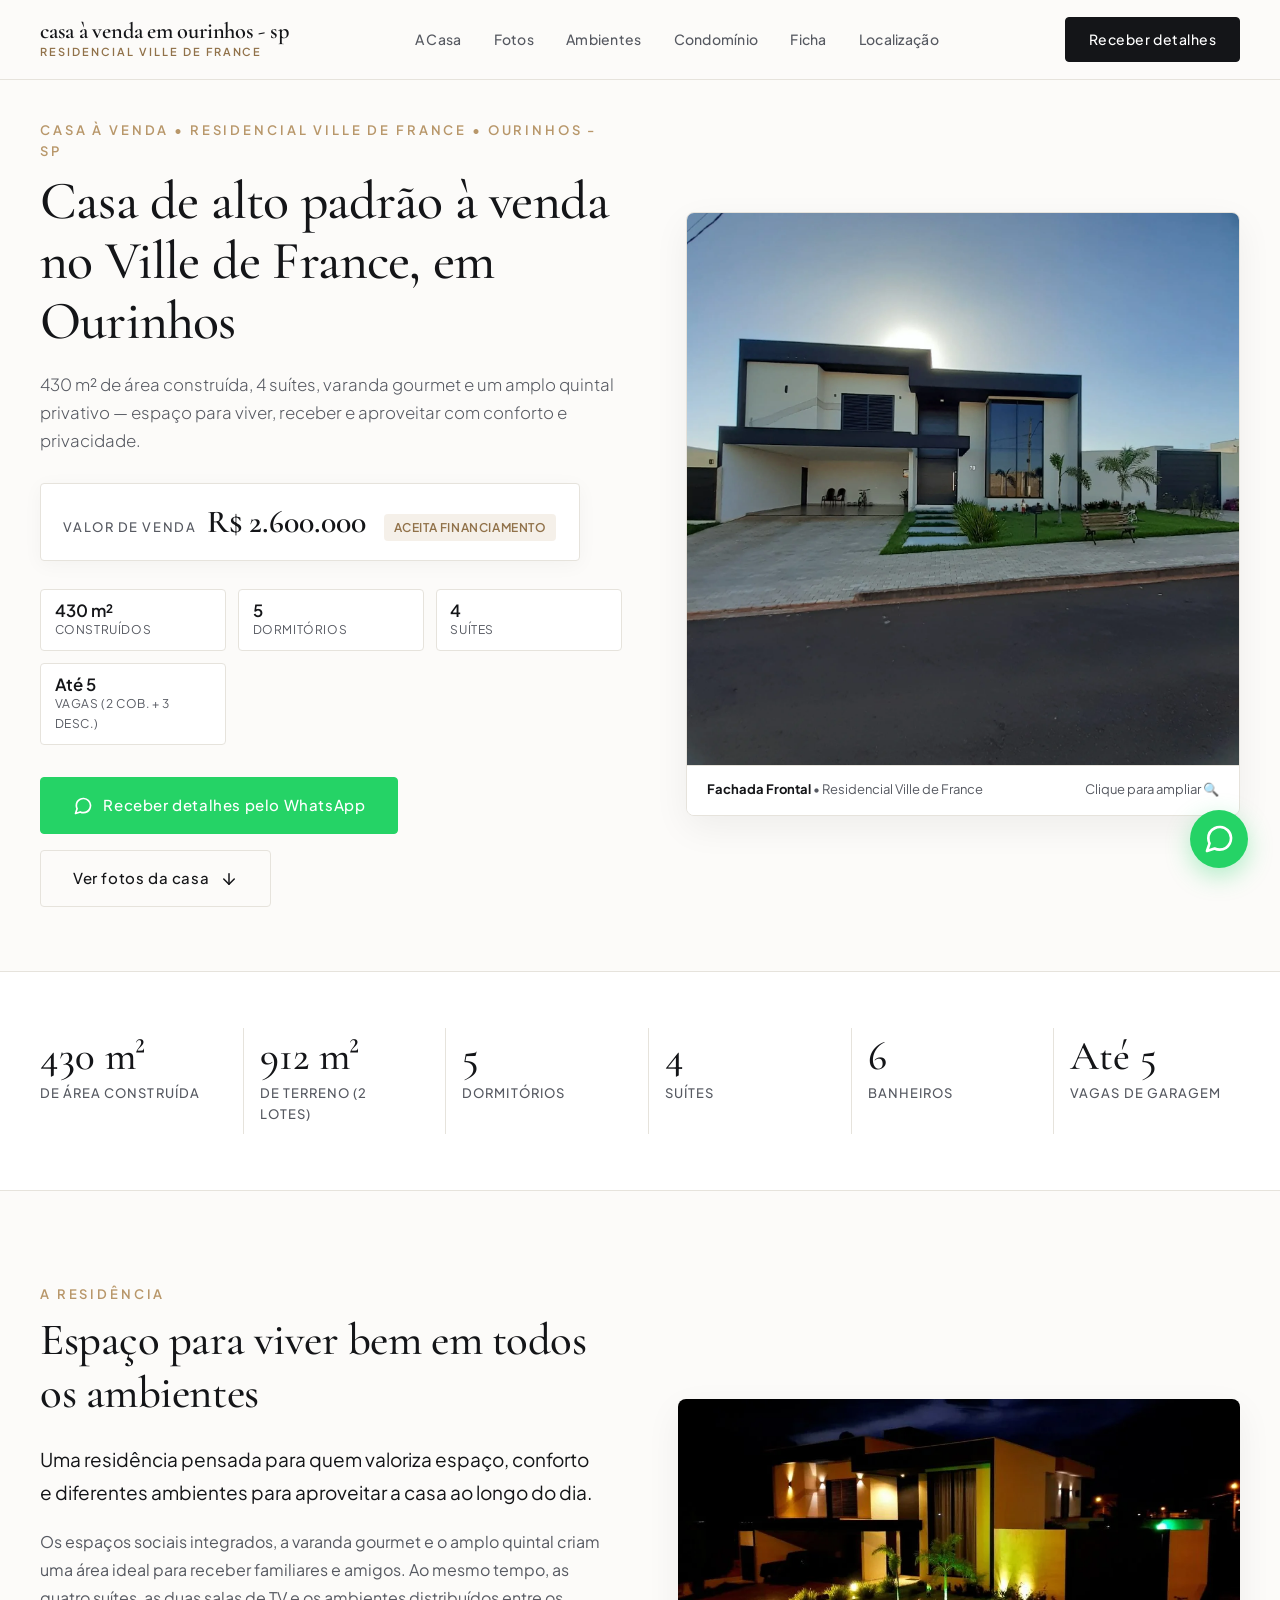
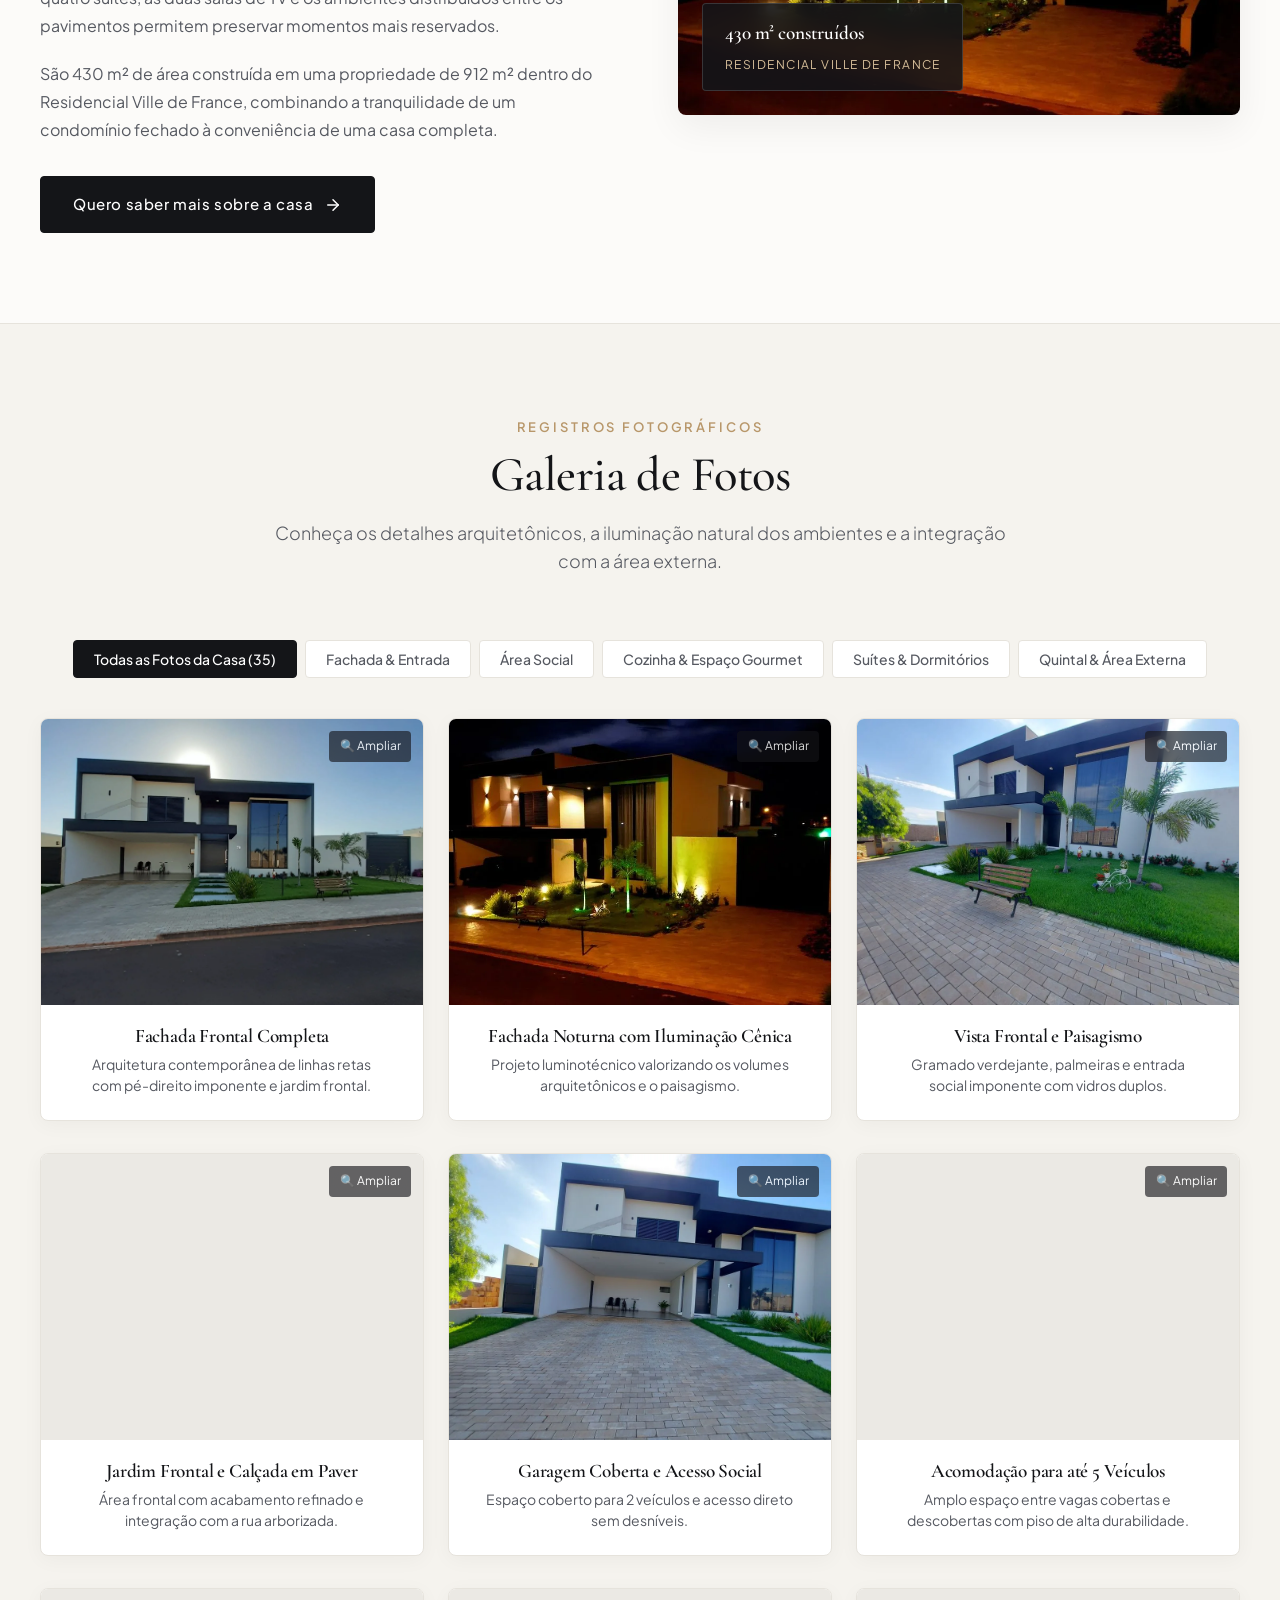
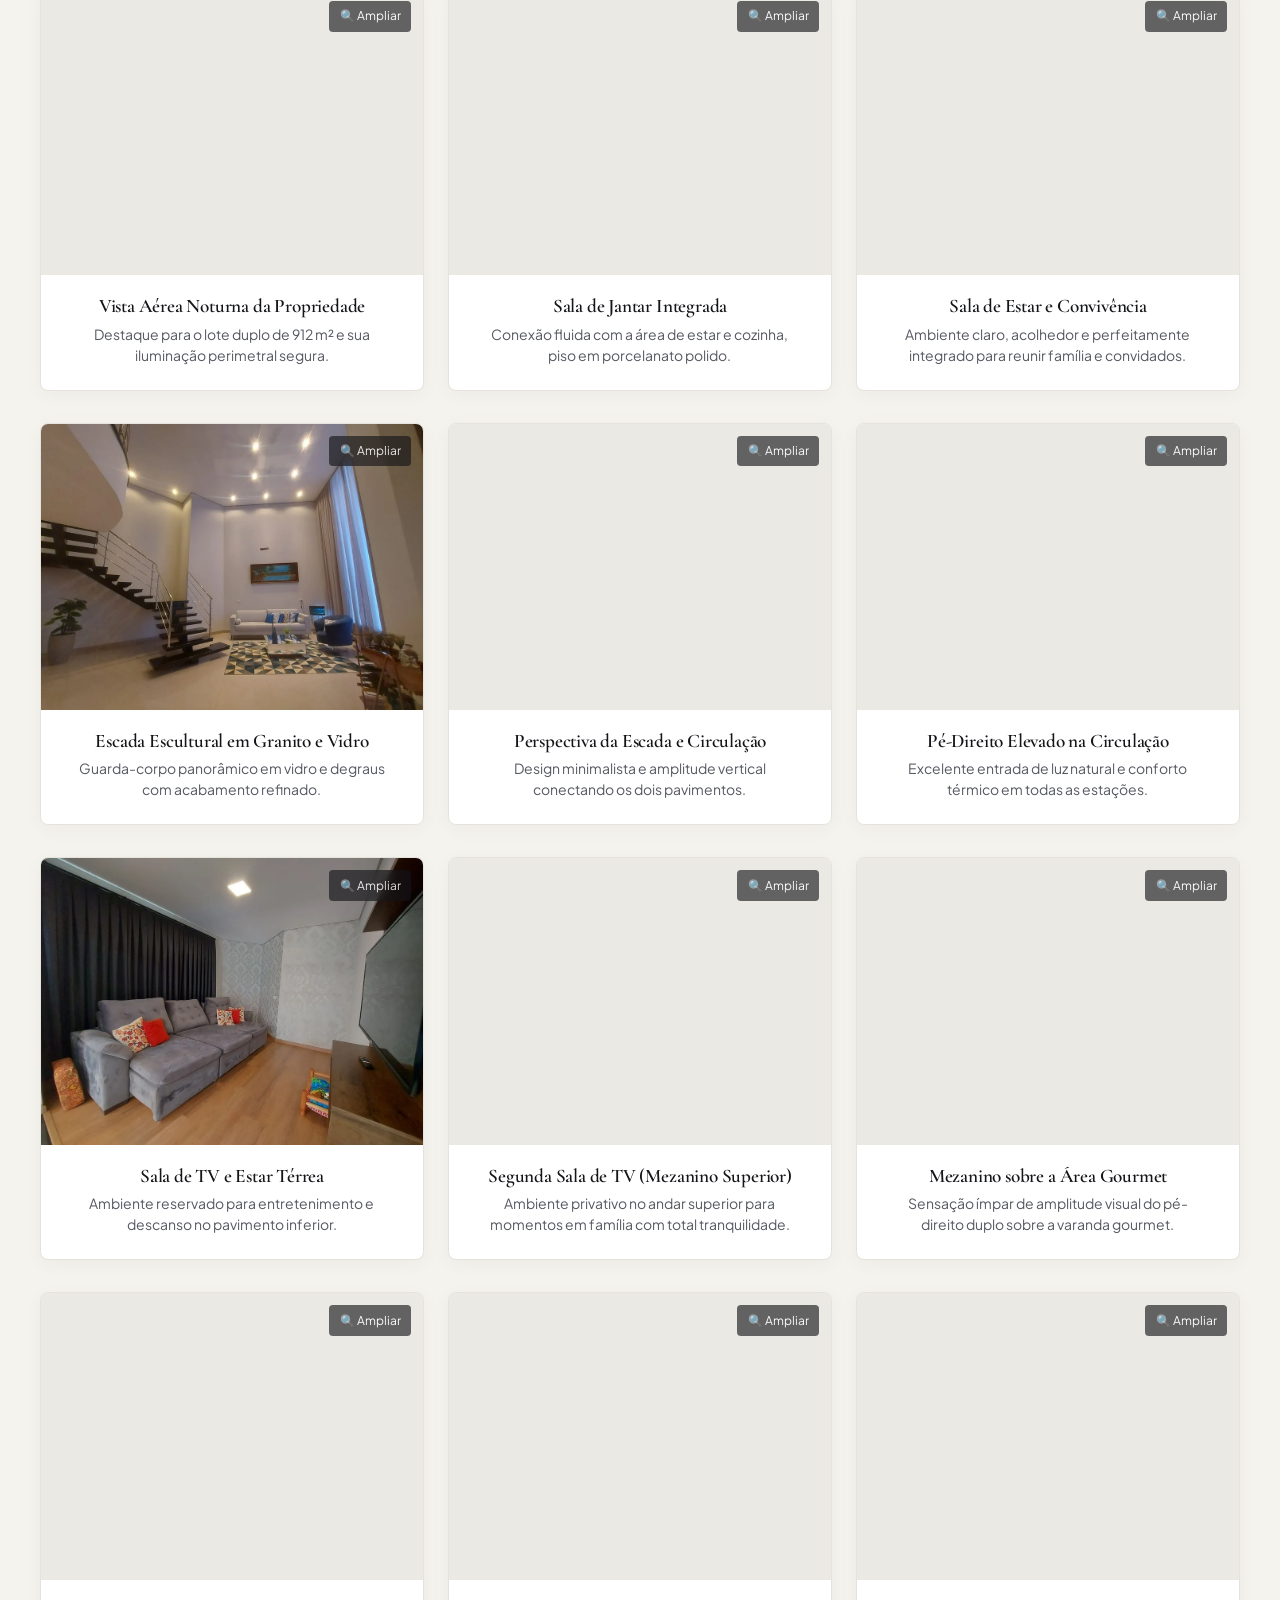
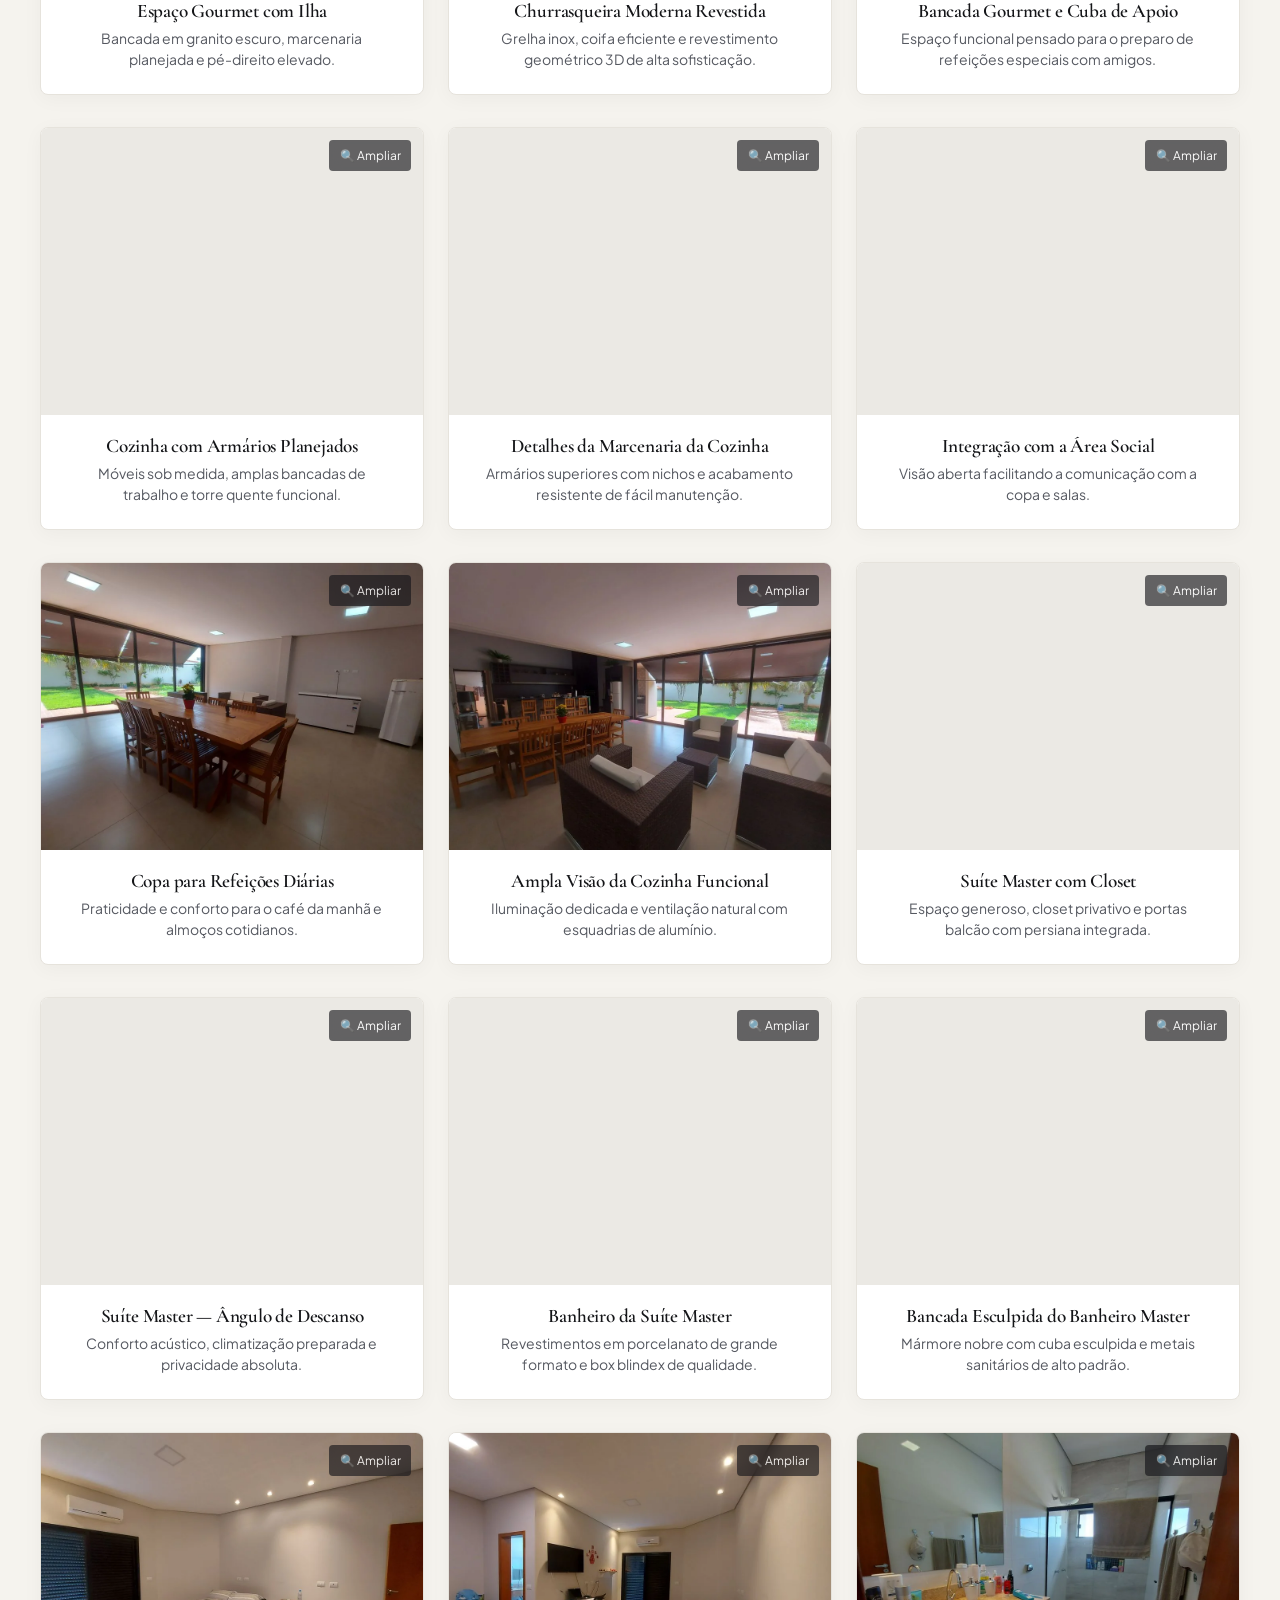
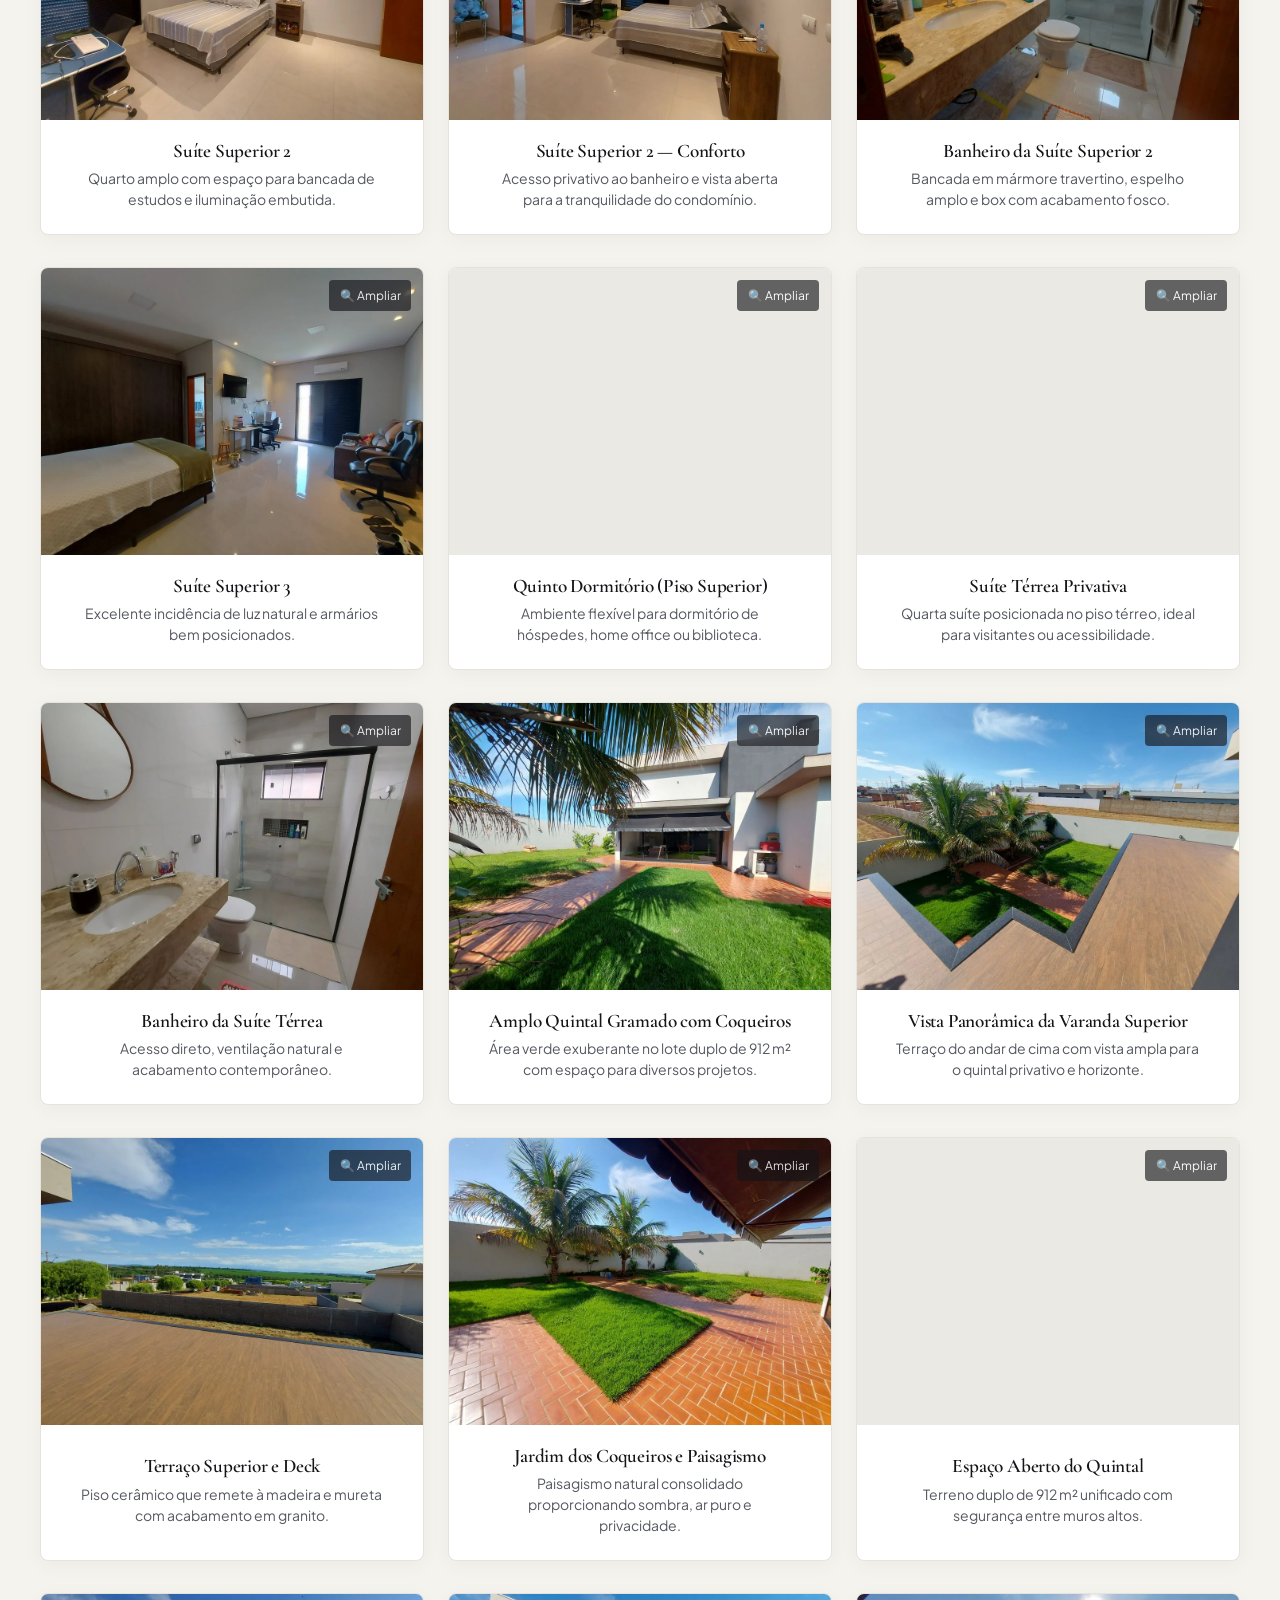
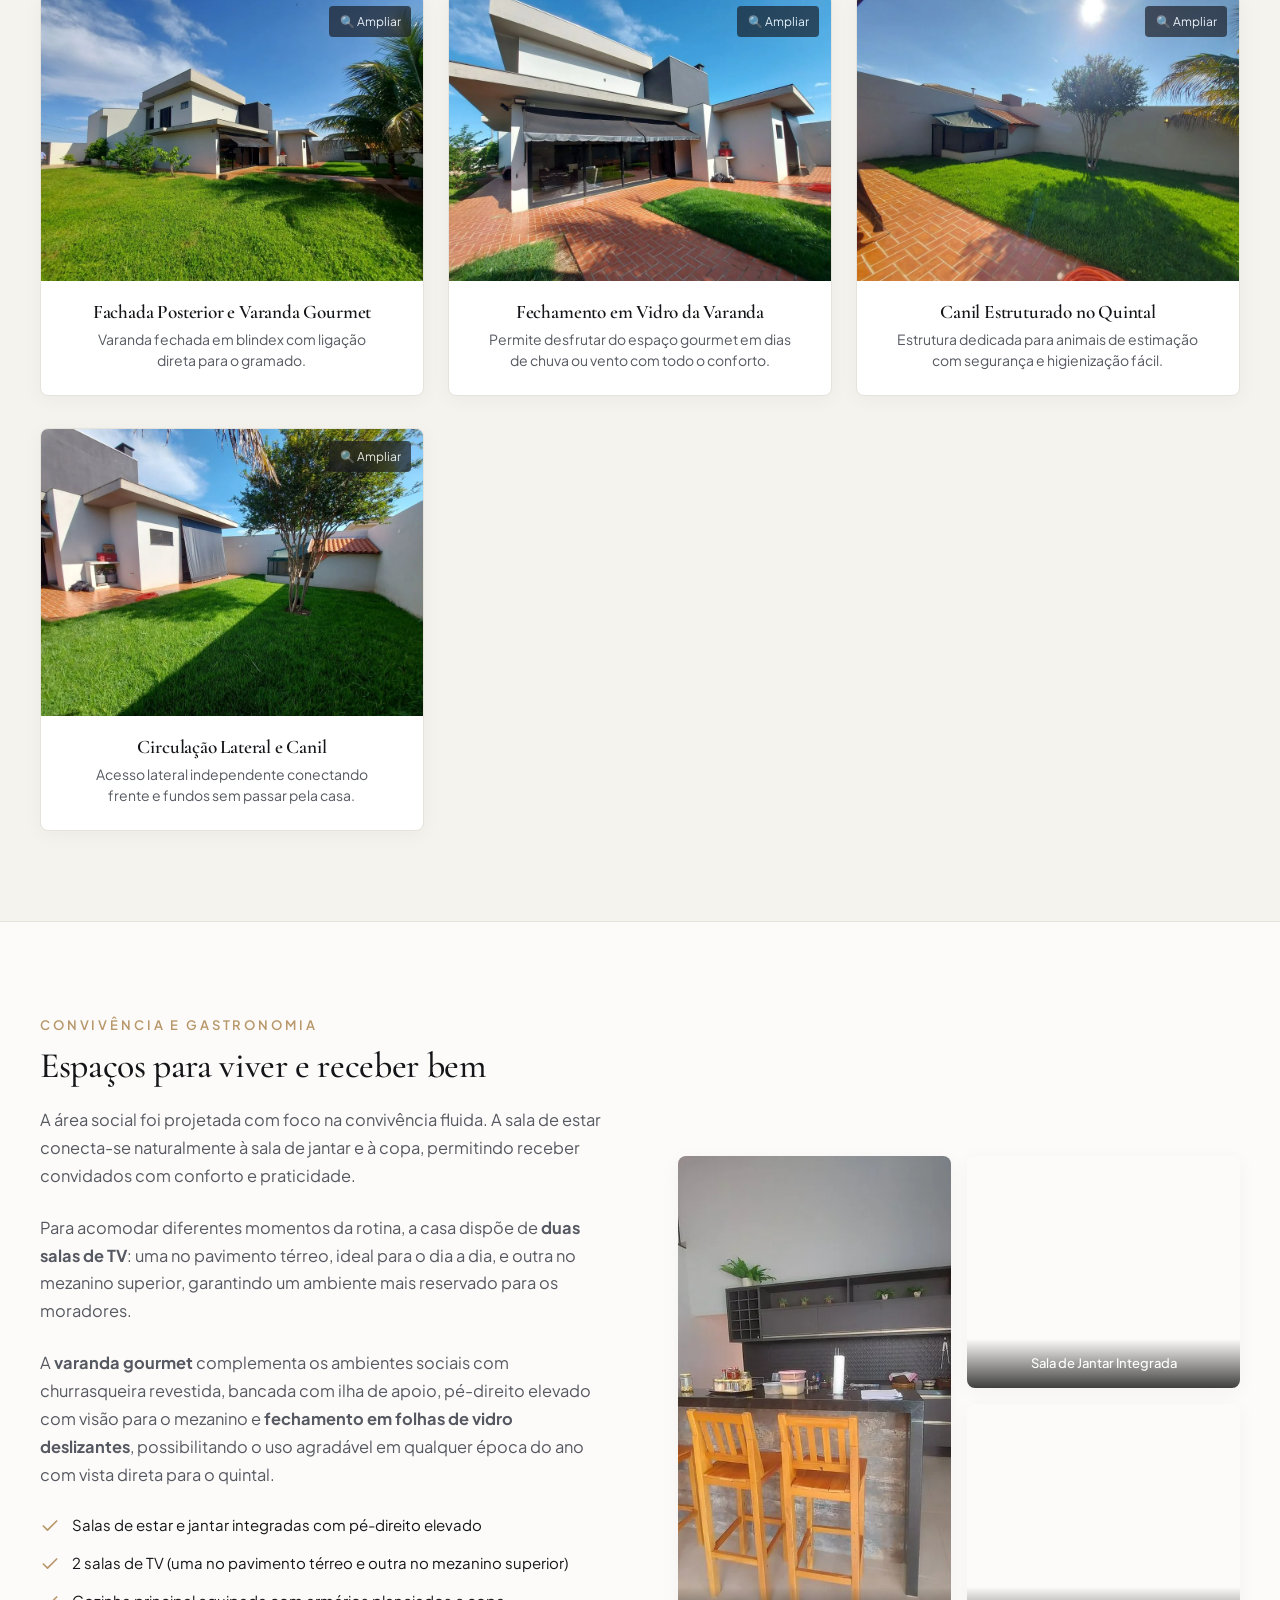
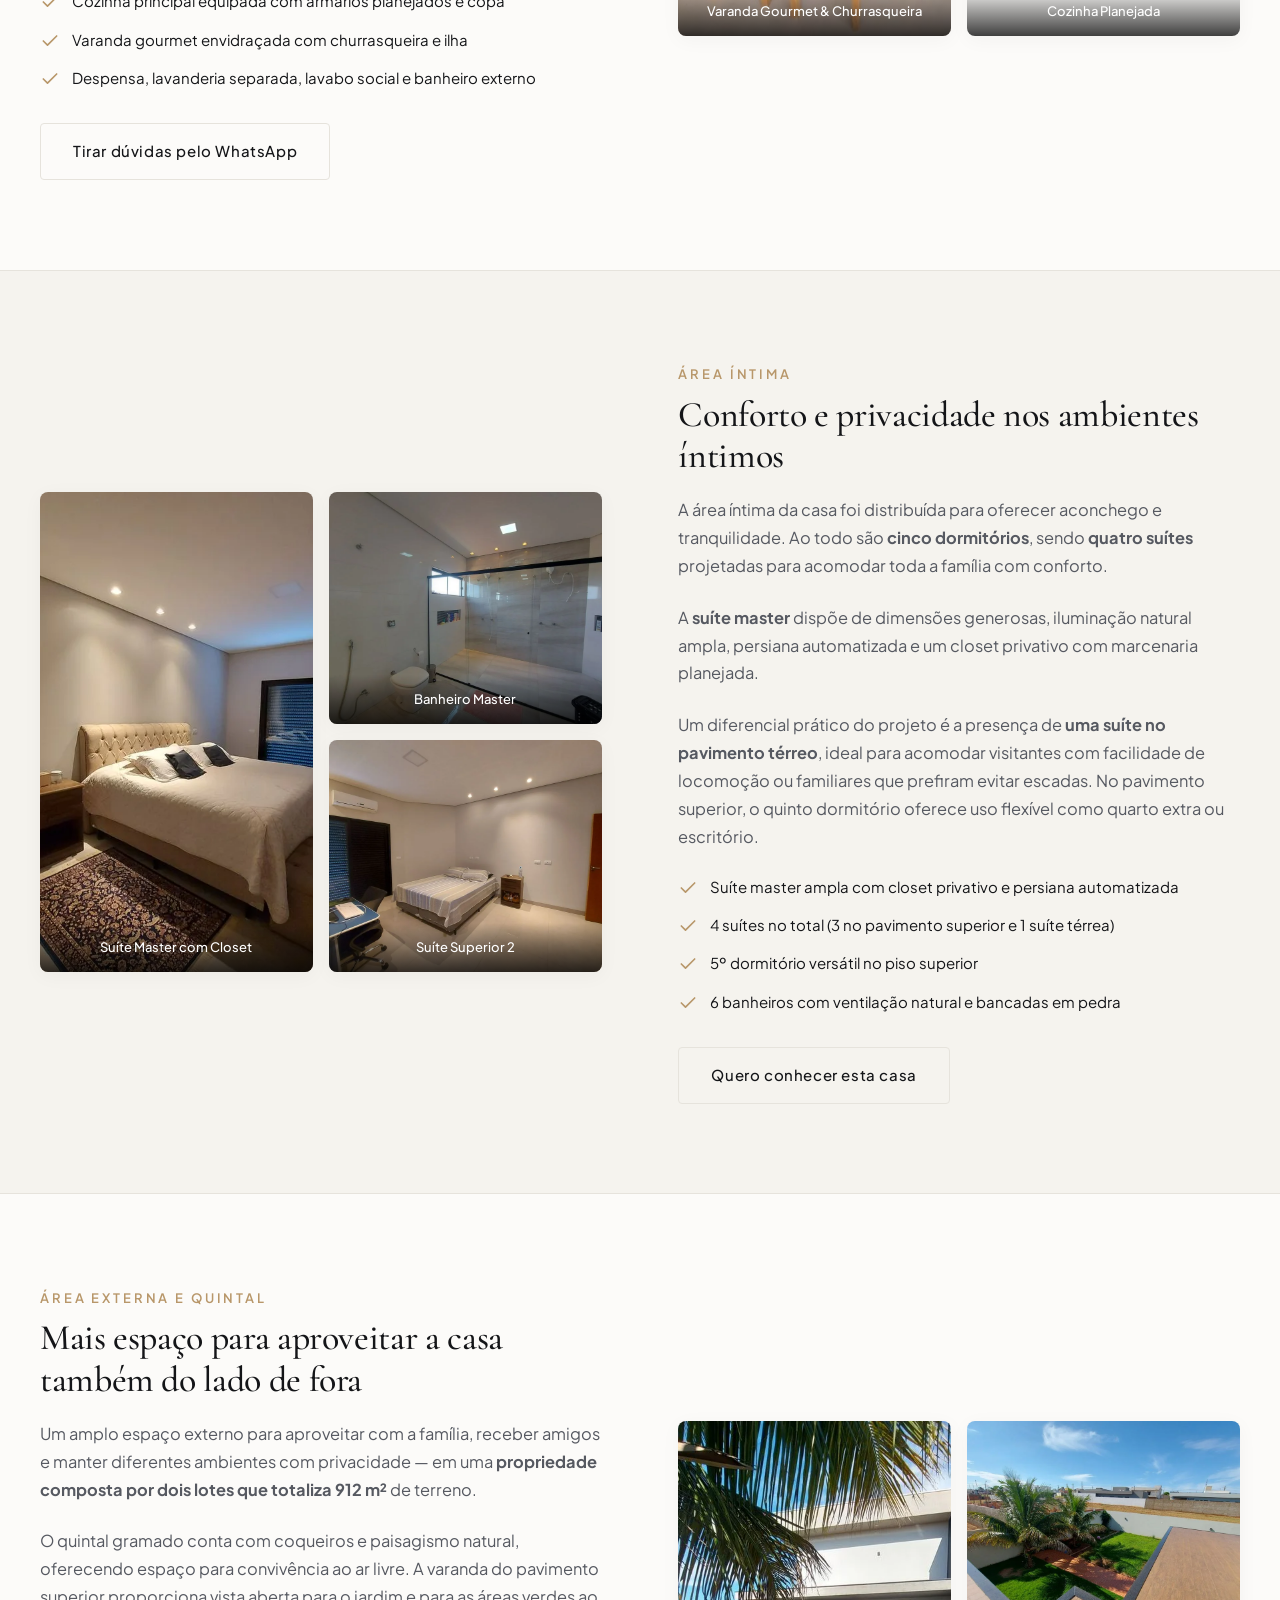
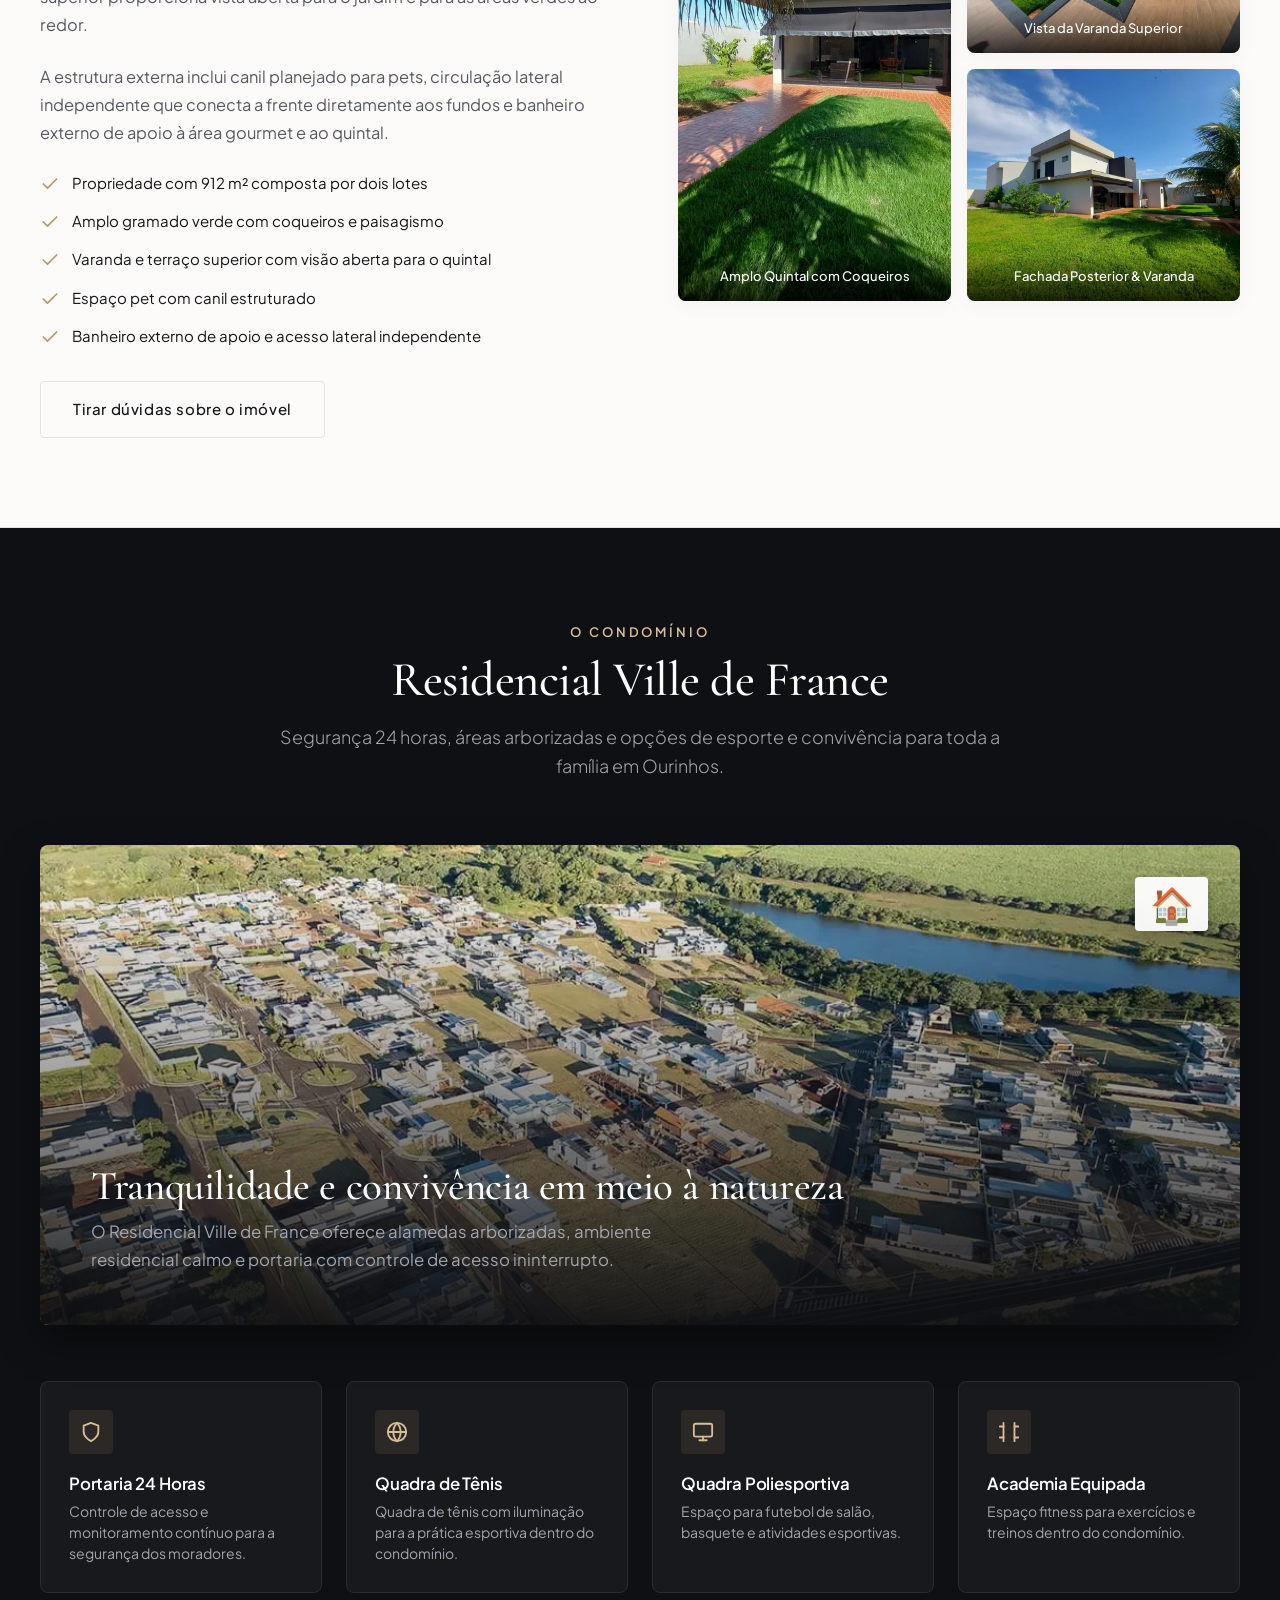
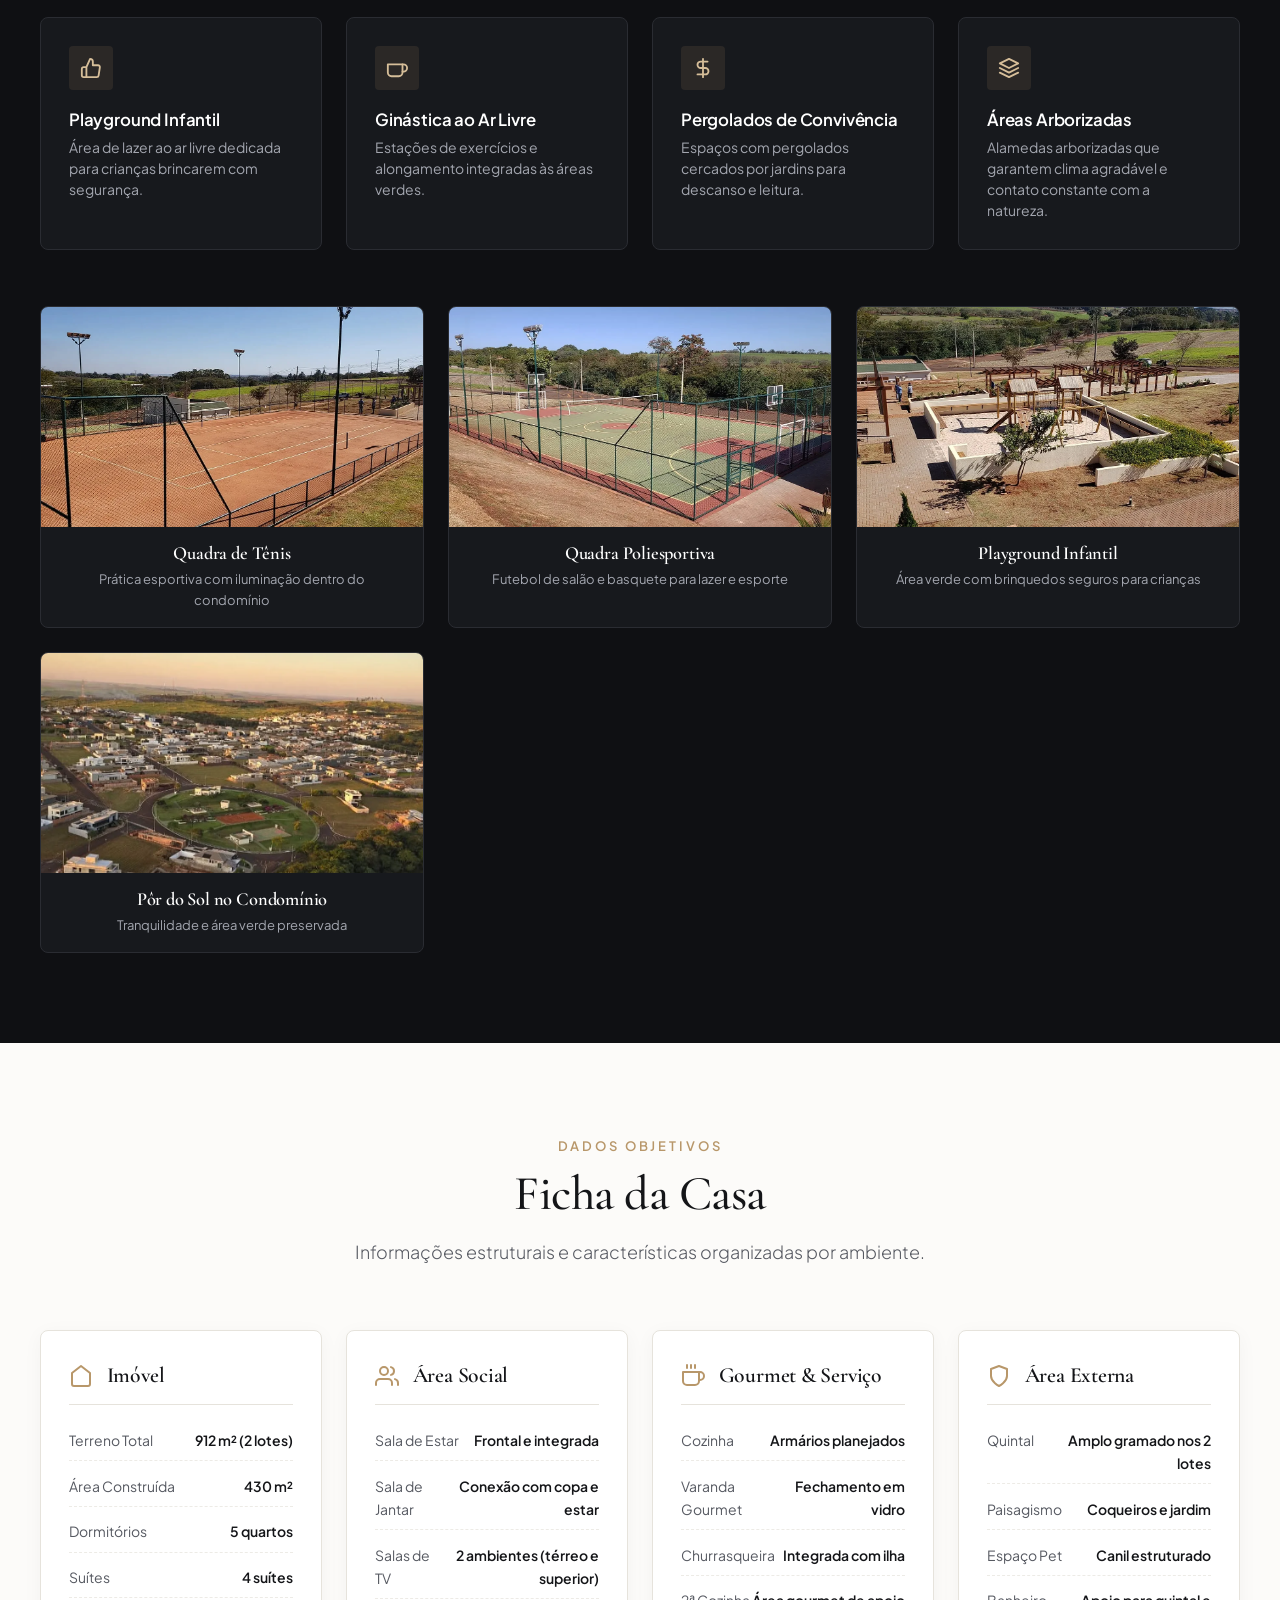
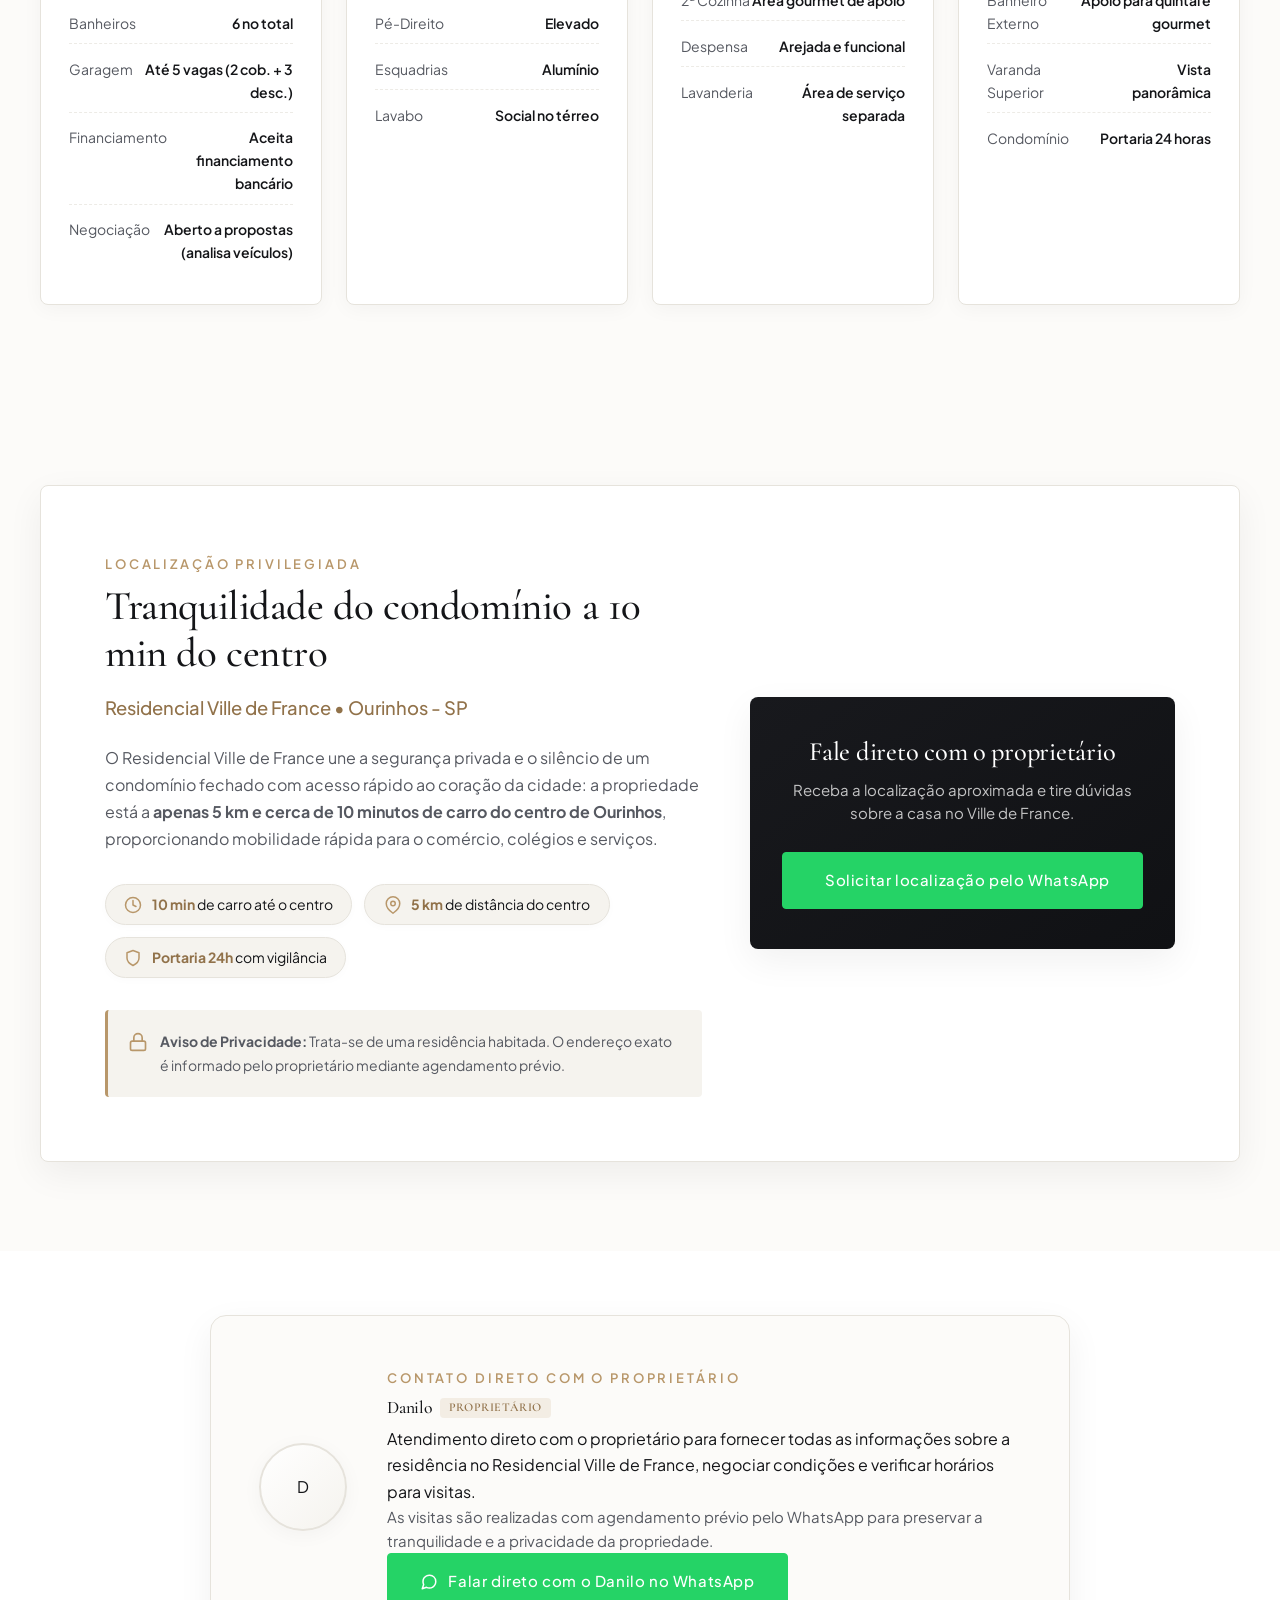
<file: index.html>
<!DOCTYPE html>
<html lang="pt-BR">
<head>
  <!-- Metadados Fundamentais e Codificação -->
  <meta charset="UTF-8">
  <meta name="viewport" content="width=device-width, initial-scale=1.0, viewport-fit=cover">
  <meta http-equiv="X-UA-Compatible" content="IE=edge">

  <!-- SEO Primário: Título e Descrição Otimizados para Busca e IA -->
  <title>Casa de Alto Padrão no Ville de France | Ourinhos - SP</title>
  <meta name="description" content="Casa à venda no Residencial Ville de France em Ourinhos, com 430 m² construídos, 4 suítes, varanda gourmet e amplo quintal em propriedade de 912 m².">
  <meta name="keywords" content="casa à venda em Ourinhos, comprar casa em Ourinhos, casa em condomínio fechado Ourinhos, Residencial Ville de France, casa alto padrão Ourinhos, casa 4 suítes Ourinhos, casa com quintal grande Ourinhos">
  <meta name="author" content="Casa em Ourinhos">
  <meta name="robots" content="index, follow, max-image-preview:large, max-snippet:-1, max-video-preview:-1">

  <!-- SEO Local e Geotagging Oficial (Ourinhos - SP) -->
  <meta name="geo.region" content="BR-SP">
  <meta name="geo.placename" content="Ourinhos, São Paulo, Brasil">
  <meta name="geo.position" content="-22.9791;-49.8697">
  <meta name="ICBM" content="-22.9791, -49.8697">

  <!-- Dublin Core Metadata (Semântica Institucional) -->
  <meta name="DC.title" content="Casa de Alto Padrão no Ville de France | Ourinhos - SP">
  <meta name="DC.creator" content="Casa em Ourinhos">
  <meta name="DC.description" content="Casa à venda no Residencial Ville de France em Ourinhos, com 430 m² construídos, 4 suítes, varanda gourmet e amplo quintal em propriedade de 912 m².">
  <meta name="DC.publisher" content="casaemourinhos.com.br">
  <meta name="DC.coverage" content="Ourinhos, São Paulo, Brasil">
  <meta name="DC.language" content="pt-BR">

  <!-- URL Canônica Definitiva -->
  <link rel="canonical" href="https://casaemourinhos.com.br/">

  <!-- Favicons e Ícones com Emoji de Casa 🏠 (Compatibilidade Total: Brave, Chrome, Safari, Firefox) -->
  <link rel="icon" href="data:image/svg+xml,<svg xmlns=%22http://www.w3.org/2000/svg%22 viewBox=%220 0 100 100%22><text y=%22.9em%22 font-size=%2290%22>🏠</text></svg>">
  <link rel="icon" type="image/png" sizes="32x32" href="favicon.png">
  <link rel="icon" type="image/x-icon" href="favicon.ico">
  <link rel="apple-touch-icon" sizes="180x180" href="apple-touch-icon.png">
  <link rel="manifest" href="site.webmanifest">
  <meta name="theme-color" content="#fcfbf9">

  <!-- Open Graph / Compartilhamento Facebook e WhatsApp -->
  <meta property="og:locale" content="pt_BR">
  <meta property="og:type" content="website">
  <meta property="og:title" content="Casa de Alto Padrão no Ville de France | Ourinhos - SP">
  <meta property="og:description" content="Casa à venda no Residencial Ville de France em Ourinhos, com 430 m² construídos, 4 suítes, varanda gourmet e amplo quintal em propriedade de 912 m².">
  <meta property="og:url" content="https://casaemourinhos.com.br/">
  <meta property="og:site_name" content="Casa à Venda em Ourinhos - SP">
  <meta property="og:image" content="https://casaemourinhos.com.br/assets/images/social/og-image-fachada-frontal-casa-ourinhos.jpg">
  <meta property="og:image:secure_url" content="https://casaemourinhos.com.br/assets/images/social/og-image-fachada-frontal-casa-ourinhos.jpg">
  <meta property="og:image:width" content="1200">
  <meta property="og:image:height" content="630">
  <meta property="og:image:type" content="image/jpeg">
  <meta property="og:image:alt" content="Fachada da casa no Residencial Ville de France em Ourinhos">

  <!-- Twitter Card -->
  <meta name="twitter:card" content="summary_large_image">
  <meta name="twitter:title" content="Casa de Alto Padrão no Ville de France | Ourinhos - SP">
  <meta name="twitter:description" content="Casa à venda no Residencial Ville de France em Ourinhos, com 430 m² construídos, 4 suítes, varanda gourmet e amplo quintal em propriedade de 912 m².">
  <meta name="twitter:image" content="https://casaemourinhos.com.br/assets/images/social/og-image-fachada-frontal-casa-ourinhos.jpg">

  <!-- Tipografia Editorial: Cormorant Garamond & Plus Jakarta Sans -->
  <link rel="preconnect" href="https://fonts.googleapis.com">
  <link rel="preconnect" href="https://fonts.gstatic.com" crossorigin>
  <link href="https://fonts.googleapis.com/css2?family=Cormorant+Garamond:ital,wght@0,400;0,500;0,600;1,400&family=Plus+Jakarta+Sans:wght@300;400;500;600&display=swap" rel="stylesheet">

  <!-- Preload da Imagem Principal do Hero (LCP) -->
  <link rel="preload" as="image" href="assets/images/casa/fachada-frontal-casa-alto-padrao-ourinhos.webp" type="image/webp" fetchpriority="high">

  <!-- Folha de Estilos Principal -->
  <link rel="stylesheet" href="assets/css/style.css">

  <!-- Dados Estruturados Schema.org / JSON-LD Factual (@graph) -->
  <script type="application/ld+json">
  {
    "@context": "https://schema.org",
    "@graph": [
      {
        "@type": "WebSite",
        "@id": "https://casaemourinhos.com.br/#website",
        "url": "https://casaemourinhos.com.br/",
        "name": "Casa à Venda em Ourinhos - SP",
        "alternateName": "Casa de Alto Padrão no Ville de France | Ourinhos - SP",
        "description": "Anúncio exclusivo de residência com 430 m² construídos em terreno de 912 m² no Residencial Ville de France em Ourinhos - SP.",
        "inLanguage": "pt-BR"
      },
      {
        "@type": "BreadcrumbList",
        "@id": "https://casaemourinhos.com.br/#breadcrumbs",
        "itemListElement": [
          {
            "@type": "ListItem",
            "position": 1,
            "name": "Início",
            "item": "https://casaemourinhos.com.br/"
          },
          {
            "@type": "ListItem",
            "position": 2,
            "name": "A Residência",
            "item": "https://casaemourinhos.com.br/#apresentacao"
          },
          {
            "@type": "ListItem",
            "position": 3,
            "name": "Residencial Ville de France",
            "item": "https://casaemourinhos.com.br/#condominio"
          }
        ]
      },
      {
        "@type": "Place",
        "@id": "https://casaemourinhos.com.br/#condominio-place",
        "name": "Residencial Ville de France Ourinhos",
        "description": "Condomínio residencial fechado com portaria 24 horas, quadra de tênis, quadra poliesportiva, academia, playground e alamedas arborizadas em Ourinhos - SP.",
        "address": {
          "@type": "PostalAddress",
          "addressLocality": "Ourinhos",
          "addressRegion": "SP",
          "postalCode": "19900-000",
          "addressCountry": "BR"
        },
        "geo": {
          "@type": "GeoCoordinates",
          "latitude": -22.9791,
          "longitude": -49.8697
        }
      },
      {
        "@type": "RealEstateListing",
        "@id": "https://casaemourinhos.com.br/#listing",
        "url": "https://casaemourinhos.com.br/",
        "name": "Casa de alto padrão à venda no Ville de France, em Ourinhos",
        "description": "Residência contemporânea de 430 m² de área construída em propriedade de 912 m² (composta por dois lotes), com 5 dormitórios, 4 suítes, varanda gourmet envidraçada e portaria 24 horas no Residencial Ville de France em Ourinhos - SP.",
        "datePosted": "2026-10-08",
        "dateModified": "2026-10-26",
        "mainEntity": {
          "@type": "SingleFamilyResidence",
          "@id": "https://casaemourinhos.com.br/#residence",
          "name": "Casa de Alto Padrão no Residencial Ville de France",
          "numberOfBedrooms": 5,
          "numberOfBathroomsTotal": 6,
          "floorSize": {
            "@type": "QuantitativeValue",
            "value": 430,
            "unitCode": "MTK"
          },
          "lotSize": {
            "@type": "QuantitativeValue",
            "value": 912,
            "unitCode": "MTK"
          },
          "amenityFeature": [
            { "@type": "LocationFeatureSpecification", "name": "Propriedade em 2 lotes (912 m²)", "value": true },
            { "@type": "LocationFeatureSpecification", "name": "Varanda Gourmet Fechada com Vidro", "value": true },
            { "@type": "LocationFeatureSpecification", "name": "Churrasqueira com Ilha", "value": true },
            { "@type": "LocationFeatureSpecification", "name": "Pé-direito Elevado na Área Social", "value": true },
            { "@type": "LocationFeatureSpecification", "name": "Suíte Master com Closet", "value": true },
            { "@type": "LocationFeatureSpecification", "name": "Suíte no Pavimento Térreo", "value": true },
            { "@type": "LocationFeatureSpecification", "name": "Portaria 24 Horas", "value": true },
            { "@type": "LocationFeatureSpecification", "name": "Garagem para até 5 Veículos", "value": true },
            { "@type": "LocationFeatureSpecification", "name": "Amplo Quintal com Gramado e Paisagismo", "value": true },
            { "@type": "LocationFeatureSpecification", "name": "Canil Estruturado", "value": true }
          ],
          "address": {
            "@type": "PostalAddress",
            "streetAddress": "Residencial Ville de France",
            "addressLocality": "Ourinhos",
            "addressRegion": "SP",
            "postalCode": "19900-000",
            "addressCountry": "BR"
          },
          "geo": {
            "@type": "GeoCoordinates",
            "latitude": -22.9791,
            "longitude": -49.8697
          },
          "photo": [
            "https://casaemourinhos.com.br/assets/images/casa/fachada-frontal-casa-alto-padrao-ourinhos.webp",
            "https://casaemourinhos.com.br/assets/images/casa/fachada-noturna-iluminacao-ourinhos.webp",
            "https://casaemourinhos.com.br/assets/images/casa/sala-estar-integracao-cozinha.webp",
            "https://casaemourinhos.com.br/assets/images/casa/espaco-gourmet-ilha-churrasqueira-pe-direito-alto.webp",
            "https://casaemourinhos.com.br/assets/images/casa/suite-master-ampla-luminosidade.webp",
            "https://casaemourinhos.com.br/assets/images/casa/amplo-quintal-gramado-coqueiros.webp"
          ]
        },
        "offers": {
          "@type": "Offer",
          "@id": "https://casaemourinhos.com.br/#offer",
          "price": "2600000",
          "priceCurrency": "BRL",
          "availability": "https://schema.org/InStock",
          "validFrom": "2026-10-08",
          "url": "https://casaemourinhos.com.br/"
        }
      },
      {
        "@type": "FAQPage",
        "@id": "https://casaemourinhos.com.br/#faq-schema",
        "mainEntity": [
          {
            "@type": "Question",
            "name": "Qual é o valor anunciado da casa?",
            "acceptedAnswer": {
              "@type": "Answer",
              "text": "O valor de venda é de R$ 2.600.000."
            }
          },
          {
            "@type": "Question",
            "name": "A residência aceita financiamento bancário?",
            "acceptedAnswer": {
              "@type": "Answer",
              "text": "Sim. O imóvel aceita financiamento bancário pela instituição financeira de sua preferência."
            }
          },
          {
            "@type": "Question",
            "name": "O proprietário estuda propostas ou veículos na negociação?",
            "acceptedAnswer": {
              "@type": "Answer",
              "text": "Sim. O proprietário está aberto a negociações e estuda a inclusão de veículos como parte do pagamento."
            }
          },
          {
            "@type": "Question",
            "name": "Qual é a distância do condomínio até o centro de Ourinhos?",
            "acceptedAnswer": {
              "@type": "Answer",
              "text": "A propriedade fica a aproximadamente 5 km do centro de Ourinhos, totalizando cerca de 10 minutos de trajeto de carro."
            }
          },
          {
            "@type": "Question",
            "name": "Qual é a área construída da residência?",
            "acceptedAnswer": {
              "@type": "Answer",
              "text": "A casa possui 430 m² de área construída distribuídos em dois pavimentos."
            }
          },
          {
            "@type": "Question",
            "name": "Qual é a área total do terreno?",
            "acceptedAnswer": {
              "@type": "Answer",
              "text": "A propriedade possui 912 m² de terreno privativo, ocupando dois lotes."
            }
          },
          {
            "@type": "Question",
            "name": "Quantos dormitórios e suítes o imóvel possui?",
            "acceptedAnswer": {
              "@type": "Answer",
              "text": "São 5 dormitórios, sendo 4 suítes (incluindo uma suíte master com closet no piso superior e uma suíte privativa no piso térreo) e 6 banheiros no total."
            }
          },
          {
            "@type": "Question",
            "name": "Quantos veículos a garagem comporta?",
            "acceptedAnswer": {
              "@type": "Answer",
              "text": "Comporta até 5 veículos, sendo 2 vagas cobertas e espaço para aproximadamente mais 3 veículos em área descoberta."
            }
          },
          {
            "@type": "Question",
            "name": "A casa possui suíte no piso térreo?",
            "acceptedAnswer": {
              "@type": "Answer",
              "text": "Sim. Uma das quatro suítes está localizada no piso térreo, proporcionando facilidade de acesso sem necessidade de subir escadas."
            }
          },
          {
            "@type": "Question",
            "name": "A residência possui varanda gourmet?",
            "acceptedAnswer": {
              "@type": "Answer",
              "text": "Sim. Conta com varanda gourmet com ilha, churrasqueira, pé-direito elevado e fechamento em vidro deslizante com vista para o quintal."
            }
          },
          {
            "@type": "Question",
            "name": "O condomínio possui portaria 24 horas?",
            "acceptedAnswer": {
              "@type": "Answer",
              "text": "Sim. O Residencial Ville de France conta com portaria 24 horas e controle de acesso ininterrupto."
            }
          },
          {
            "@type": "Question",
            "name": "Como agendar uma visita ao imóvel?",
            "acceptedAnswer": {
              "@type": "Answer",
              "text": "As visitas são agendadas previamente pelo WhatsApp no número +55 (14) 99852-1062 diretamente com o proprietário Danilo."
            }
          }
        ]
      }
    ]
  }
  </script>
</head>

<body>
  <!-- ==========================================================================
       HEADER / CABEÇALHO ELEGANTE COM NAVEGAÇÃO E CTA
       ========================================================================== -->
  <header class="site-header scrolled" id="siteHeader">
    <div class="container header-container">
      <!-- Marca Principal -->
      <a href="#hero" class="brand-logo" aria-label="Casa à Venda em Ourinhos - SP - Início">
        <span class="brand-name">casa à venda em ourinhos - sp</span>
        <span class="brand-sub">Residencial Ville de France</span>
      </a>

      <!-- Navegação Principal Desktop -->
      <nav class="nav-desktop" aria-label="Navegação Principal">
        <a href="#apresentacao" class="nav-link">A Casa</a>
        <a href="#fotos" class="nav-link">Fotos</a>
        <a href="#espacos" class="nav-link">Ambientes</a>
        <a href="#condominio" class="nav-link">Condomínio</a>
        <a href="#detalhes" class="nav-link">Ficha</a>
        <a href="#localizacao" class="nav-link">Localização</a>
      </nav>

      <!-- Botão de Ação Direta no Header -->
      <div class="header-actions">
        <a href="https://wa.me/5514998521062?text=Oi%20Danilo%2C%20vim%20pelo%20site%20da%20casa%2C%20tenho%20interesse%20e%20gostaria%20de%20obter%20mais%20informa%C3%A7%C3%B5es%20%2F%20agendar%20uma%20visita%20ao%20im%C3%B3vel" 
           class="btn header-cta" 
           target="_blank" 
           rel="noopener noreferrer" 
           data-wa-context="header" 
           data-event="whatsapp_click" 
           data-origin="header">
          Receber detalhes
        </a>

        <!-- Botão Menu Mobile Hambúrguer -->
        <button class="menu-toggle" type="button" aria-label="Abrir Menu de Navegação" aria-expanded="false" aria-controls="mobileDrawer">
          <span></span>
          <span></span>
          <span></span>
        </button>
      </div>
    </div>
  </header>

  <!-- Gaveta de Navegação Mobile Acessível -->
  <aside class="mobile-nav-drawer" id="mobileDrawer" aria-hidden="true">
    <ul class="mobile-nav-list">
      <li><a href="#apresentacao" class="mobile-nav-link">A Casa</a></li>
      <li><a href="#fotos" class="mobile-nav-link">Galeria de Fotos</a></li>
      <li><a href="#espacos" class="mobile-nav-link">Espaços Sociais & Gourmet</a></li>
      <li><a href="#suites" class="mobile-nav-link">Suítes & Dormitórios</a></li>
      <li><a href="#externa" class="mobile-nav-link">Quintal & Área Externa</a></li>
      <li><a href="#condominio" class="mobile-nav-link">Residencial Ville de France</a></li>
      <li><a href="#detalhes" class="mobile-nav-link">Ficha da Casa</a></li>
      <li><a href="#localizacao" class="mobile-nav-link">Localização</a></li>
      <li><a href="#faq" class="mobile-nav-link">Perguntas Frequentes</a></li>
    </ul>

    <div class="mobile-nav-footer">
      <a href="https://wa.me/5514998521062?text=Oi%20Danilo%2C%20vim%20pelo%20site%20da%20casa%2C%20tenho%20interesse%20e%20gostaria%20de%20obter%20mais%20informa%C3%A7%C3%B5es%20%2F%20agendar%20uma%20visita%20ao%20im%C3%B3vel" 
         class="btn btn-whatsapp mobile-drawer-cta" 
         target="_blank" 
         rel="noopener noreferrer" 
         data-wa-context="header" 
         data-event="whatsapp_click" 
         data-origin="mobile_menu">
        <svg width="20" height="20" viewBox="0 0 24 24" fill="none" stroke="currentColor" stroke-width="2" stroke-linecap="round" stroke-linejoin="round" aria-hidden="true"><path d="M21 11.5a8.38 8.38 0 0 1-.9 3.8 8.5 8.5 0 0 1-7.6 4.7 8.38 8.38 0 0 1-3.8-.9L3 21l1.9-5.7a8.38 8.38 0 0 1-.9-3.8 8.5 8.5 0 0 1 4.7-7.6 8.38 8.38 0 0 1 3.8-.9h.5a8.48 8.48 0 0 1 8 8v.5z"></path></svg>
        Falar no WhatsApp
      </a>
    </div>
  </aside>

  <!-- ==========================================================================
       CONTEÚDO PRINCIPAL (MAIN SEMÂNTICO)
       ========================================================================== -->
  <main id="mainContent">

    <!-- ------------------------------------------------------------------------
         1. HERO SECTION (EDITORIAL COM TEXTO LIMPO AO LADO DA FOTOGRAFIA)
         ------------------------------------------------------------------------ -->
    <section class="hero-editorial" id="hero" aria-label="Apresentação Principal da Residência">
      <div class="container">
        <div class="hero-split-grid">
          
          <!-- Coluna 1: Textos e Informações Claras -->
          <div class="hero-text-col">
            <span class="eyebrow">CASA À VENDA • RESIDENCIAL VILLE DE FRANCE • OURINHOS - SP</span>
            
            <h1 class="hero-title">Casa de alto padrão à venda no Ville de France, em Ourinhos</h1>
            
            <p class="hero-desc">
              430 m² de área construída, 4 suítes, varanda gourmet e um amplo quintal privativo — espaço para viver, receber e aproveitar com conforto e privacidade.
            </p>

            <div class="hero-price-box">
              <span class="hero-price-label">Valor de Venda</span>
              <span class="hero-price-val">R$ 2.600.000</span>
              <span class="hero-price-tag">Aceita Financiamento</span>
            </div>

            <!-- Principais Números Compactos -->
            <div class="hero-specs-row">
              <div class="hero-spec-pill">
                <strong>430 m²</strong>
                <span>construídos</span>
              </div>
              <div class="hero-spec-pill">
                <strong>5</strong>
                <span>dormitórios</span>
              </div>
              <div class="hero-spec-pill">
                <strong>4</strong>
                <span>suítes</span>
              </div>
              <div class="hero-spec-pill">
                <strong>Até 5</strong>
                <span>vagas (2 cob. + 3 desc.)</span>
              </div>
            </div>

            <!-- CTAs com Progressão de Intenção -->
            <div class="hero-actions">
              <a href="https://wa.me/5514998521062?text=Oi%20Danilo%2C%20vim%20pelo%20site%20da%20casa%2C%20tenho%20interesse%20e%20gostaria%20de%20obter%20mais%20informa%C3%A7%C3%B5es%20%2F%20agendar%20uma%20visita%20ao%20im%C3%B3vel" 
                 class="btn btn-whatsapp" 
                 target="_blank" 
                 rel="noopener noreferrer" 
                 data-wa-context="hero" 
                 data-event="hero_whatsapp_click" 
                 data-origin="hero_primary">
                <svg width="20" height="20" viewBox="0 0 24 24" fill="none" stroke="currentColor" stroke-width="2" stroke-linecap="round" stroke-linejoin="round" aria-hidden="true"><path d="M21 11.5a8.38 8.38 0 0 1-.9 3.8 8.5 8.5 0 0 1-7.6 4.7 8.38 8.38 0 0 1-3.8-.9L3 21l1.9-5.7a8.38 8.38 0 0 1-.9-3.8 8.5 8.5 0 0 1 4.7-7.6 8.38 8.38 0 0 1 3.8-.9h.5a8.48 8.48 0 0 1 8 8v.5z"></path></svg>
                Receber detalhes pelo WhatsApp
              </a>
              
              <a href="#fotos" class="btn btn-secondary" data-event="click_nav" data-origin="hero_secondary">
                Ver fotos da casa
                <svg width="18" height="18" viewBox="0 0 24 24" fill="none" stroke="currentColor" stroke-width="2" stroke-linecap="round" stroke-linejoin="round" aria-hidden="true"><line x1="12" y1="5" x2="12" y2="19"></line><polyline points="19 12 12 19 5 12"></polyline></svg>
              </a>
            </div>
          </div>

          <!-- Coluna 2: Foto em Alta Resolução (Sem Texto Cobrindo) -->
          <div class="hero-media-col">
            <div class="hero-main-photo-wrap" data-open-lightbox data-gallery-src="assets/images/casa/fachada-frontal-casa-alto-padrao-ourinhos.webp" role="button" tabindex="0" aria-label="Ampliar foto da fachada frontal">
              <img src="assets/images/casa/fachada-frontal-casa-alto-padrao-ourinhos.webp" 
                   alt="Fachada da casa no Residencial Ville de France em Ourinhos" 
                   class="hero-main-photo" 
                   width="1599" 
                   height="1599" 
                   fetchpriority="high">
              
              <div class="hero-photo-footer">
                <span><strong>Fachada Frontal</strong> • Residencial Ville de France</span>
                <span>Clique para ampliar 🔍</span>
              </div>
            </div>
          </div>

        </div>
      </div>
    </section>

    <!-- ------------------------------------------------------------------------
         2. FAIXA COMPACTA DE PRINCIPAIS NÚMEROS
         ------------------------------------------------------------------------ -->
    <section class="stats-section" aria-label="Dados Principais da Propriedade">
      <div class="container">
        <div class="stats-grid">
          <div class="stat-item">
            <span class="stat-number">430 m²</span>
            <span class="stat-label">de área construída</span>
          </div>
          <div class="stat-item">
            <span class="stat-number">912 m²</span>
            <span class="stat-label">de terreno (2 lotes)</span>
          </div>
          <div class="stat-item">
            <span class="stat-number">5</span>
            <span class="stat-label">dormitórios</span>
          </div>
          <div class="stat-item">
            <span class="stat-number">4</span>
            <span class="stat-label">suítes</span>
          </div>
          <div class="stat-item">
            <span class="stat-number">6</span>
            <span class="stat-label">banheiros</span>
          </div>
          <div class="stat-item">
            <span class="stat-number">Até 5</span>
            <span class="stat-label">vagas de garagem</span>
          </div>
        </div>
      </div>
    </section>

    <!-- ------------------------------------------------------------------------
         3. APRESENTAÇÃO CURTA DA RESIDÊNCIA (EXPERIÊNCIA DE MORAR)
         ------------------------------------------------------------------------ -->
    <section class="section-padding story-section" id="apresentacao">
      <div class="container">
        <div class="story-grid">
          <div class="story-text-col">
            <span class="eyebrow">A RESIDÊNCIA</span>
            <h2>Espaço para viver bem em todos os ambientes</h2>
            
            <p class="story-lead">
              Uma residência pensada para quem valoriza espaço, conforto e diferentes ambientes para aproveitar a casa ao longo do dia.
            </p>
            
            <p class="story-body">
              Os espaços sociais integrados, a varanda gourmet e o amplo quintal criam uma área ideal para receber familiares e amigos. Ao mesmo tempo, as quatro suítes, as duas salas de TV e os ambientes distribuídos entre os pavimentos permitem preservar momentos mais reservados.
            </p>

            <p class="story-body">
              São 430 m² de área construída em uma propriedade de 912 m² dentro do Residencial Ville de France, combinando a tranquilidade de um condomínio fechado à conveniência de uma casa completa.
            </p>

            <div style="margin-top: 2rem;">
              <a href="https://wa.me/5514998521062?text=Oi%20Danilo%2C%20vim%20pelo%20site%20da%20casa%2C%20tenho%20interesse%20e%20gostaria%20de%20obter%20mais%20informa%C3%A7%C3%B5es%20%2F%20agendar%20uma%20visita%20ao%20im%C3%B3vel" 
                 class="btn btn-primary" 
                 target="_blank" 
                 rel="noopener noreferrer" 
                 data-wa-context="apresentacao" 
                 data-event="whatsapp_click" 
                 data-origin="storytelling">
                Quero saber mais sobre a casa
                <svg width="18" height="18" viewBox="0 0 24 24" fill="none" stroke="currentColor" stroke-width="2" stroke-linecap="round" stroke-linejoin="round" aria-hidden="true"><line x1="5" y1="12" x2="19" y2="12"></line><polyline points="12 5 19 12 12 19"></polyline></svg>
              </a>
            </div>
          </div>

          <div class="story-media-col">
            <div class="story-media-main" data-open-lightbox data-gallery-src="assets/images/casa/fachada-noturna-iluminacao-ourinhos.webp" role="button" tabindex="0" aria-label="Ampliar foto noturna">
              <img src="assets/images/casa/fachada-noturna-iluminacao-ourinhos.webp" 
                   alt="Fachada noturna com iluminação da casa no Ville de France" 
                   width="960" 
                   height="540" 
                   loading="lazy" 
                   decoding="async">
              
              <div class="story-media-badge">
                <span class="story-badge-title">430 m² construídos</span>
                <span class="story-badge-sub">Residencial Ville de France</span>
              </div>
            </div>
          </div>
        </div>
      </div>
    </section>

    <!-- ------------------------------------------------------------------------
         4. GALERIA SELECIONADA + BOTÃO PARA TODAS AS 35 FOTOS
         ------------------------------------------------------------------------ -->
    <section class="section-padding gallery-section" id="fotos">
      <div class="container">
        <div class="section-header text-center">
          <span class="eyebrow">REGISTROS FOTOGRÁFICOS</span>
          <h2 class="section-title">Galeria de Fotos</h2>
          <p class="section-subtitle">
            Conheça os detalhes arquitetônicos, a iluminação natural dos ambientes e a integração com a área externa.
          </p>
        </div>

        <!-- Abas de Filtros Rápidos na Página -->
        <div class="gallery-filter-tabs" role="tablist" aria-label="Filtrar fotografias por ambiente">
          <button type="button" class="filter-btn active" data-filter="todas">Todas as Fotos da Casa (35)</button>
          <button type="button" class="filter-btn" data-filter="fachada">Fachada & Entrada</button>
          <button type="button" class="filter-btn" data-filter="social">Área Social</button>
          <button type="button" class="filter-btn" data-filter="gourmet">Cozinha & Espaço Gourmet</button>
          <button type="button" class="filter-btn" data-filter="suites">Suítes & Dormitórios</button>
          <button type="button" class="filter-btn" data-filter="externa">Quintal & Área Externa</button>
        </div>

        <!-- Grade com TODAS as 35 Fotos da Casa à Mostra com Comentários Centralizados -->
        <div class="gallery-all-grid" id="galleryAllGrid">

          <!-- 1. Fachada Frontal Completa -->
          <article class="gallery-card" data-category="fachada">
            <div class="gallery-card-thumb-wrap" data-open-lightbox data-gallery-src="assets/images/casa/fachada-frontal-casa-alto-padrao-ourinhos.webp" role="button" tabindex="0" aria-label="Ampliar foto">
              <img src="assets/images/casa/fachada-frontal-casa-alto-padrao-ourinhos.webp" alt="Fachada frontal completa da casa em Ourinhos" class="gallery-card-img" width="1599" height="1599" loading="lazy" decoding="async">
              <span class="gallery-card-zoom-badge">🔍 Ampliar</span>
            </div>
            <div class="gallery-card-caption">
              <h3 class="gallery-card-title">Fachada Frontal Completa</h3>
              <p class="gallery-card-desc">Arquitetura contemporânea de linhas retas com pé-direito imponente e jardim frontal.</p>
            </div>
          </article>

          <!-- 2. Fachada Noturna -->
          <article class="gallery-card" data-category="fachada">
            <div class="gallery-card-thumb-wrap" data-open-lightbox data-gallery-src="assets/images/casa/fachada-noturna-iluminacao-ourinhos.webp" role="button" tabindex="0" aria-label="Ampliar foto">
              <img src="assets/images/casa/fachada-noturna-iluminacao-ourinhos.webp" alt="Fachada noturna com iluminação cênica da casa" class="gallery-card-img" width="960" height="540" loading="lazy" decoding="async">
              <span class="gallery-card-zoom-badge">🔍 Ampliar</span>
            </div>
            <div class="gallery-card-caption">
              <h3 class="gallery-card-title">Fachada Noturna com Iluminação Cênica</h3>
              <p class="gallery-card-desc">Projeto luminotécnico valorizando os volumes arquitetônicos e o paisagismo.</p>
            </div>
          </article>

          <!-- 3. Vista Frontal e Paisagismo -->
          <article class="gallery-card" data-category="fachada">
            <div class="gallery-card-thumb-wrap" data-open-lightbox data-gallery-src="assets/images/casa/fachada-moderna-jardim-frontal.webp" role="button" tabindex="0" aria-label="Ampliar foto">
              <img src="assets/images/casa/fachada-moderna-jardim-frontal.webp" alt="Vista frontal e paisagismo da residência" class="gallery-card-img" width="960" height="720" loading="lazy" decoding="async">
              <span class="gallery-card-zoom-badge">🔍 Ampliar</span>
            </div>
            <div class="gallery-card-caption">
              <h3 class="gallery-card-title">Vista Frontal e Paisagismo</h3>
              <p class="gallery-card-desc">Gramado verdejante, palmeiras e entrada social imponente com vidros duplos.</p>
            </div>
          </article>

          <!-- 4. Jardim Frontal e Calçada -->
          <article class="gallery-card" data-category="fachada">
            <div class="gallery-card-thumb-wrap" data-open-lightbox data-gallery-src="assets/images/casa/jardim-frontal-paisagismo-ourinhos.webp" role="button" tabindex="0" aria-label="Ampliar foto">
              <img src="assets/images/casa/jardim-frontal-paisagismo-ourinhos.webp" alt="Jardim frontal e calçada em paver" class="gallery-card-img" width="960" height="720" loading="lazy" decoding="async">
              <span class="gallery-card-zoom-badge">🔍 Ampliar</span>
            </div>
            <div class="gallery-card-caption">
              <h3 class="gallery-card-title">Jardim Frontal e Calçada em Paver</h3>
              <p class="gallery-card-desc">Área frontal com acabamento refinado e integração com a rua arborizada.</p>
            </div>
          </article>

          <!-- 5. Garagem Coberta -->
          <article class="gallery-card" data-category="fachada">
            <div class="gallery-card-thumb-wrap" data-open-lightbox data-gallery-src="assets/images/casa/garagem-coberta-fachada-frontal.webp" role="button" tabindex="0" aria-label="Ampliar foto">
              <img src="assets/images/casa/garagem-coberta-fachada-frontal.webp" alt="Garagem coberta da fachada frontal" class="gallery-card-img" width="960" height="720" loading="lazy" decoding="async">
              <span class="gallery-card-zoom-badge">🔍 Ampliar</span>
            </div>
            <div class="gallery-card-caption">
              <h3 class="gallery-card-title">Garagem Coberta e Acesso Social</h3>
              <p class="gallery-card-desc">Espaço coberto para 2 veículos e acesso direto sem desníveis.</p>
            </div>
          </article>

          <!-- 6. Garagem Ampla para até 5 Veículos -->
          <article class="gallery-card" data-category="fachada">
            <div class="gallery-card-thumb-wrap" data-open-lightbox data-gallery-src="assets/images/casa/garagem-ampla-espaco-veiculos.webp" role="button" tabindex="0" aria-label="Ampliar foto">
              <img src="assets/images/casa/garagem-ampla-espaco-veiculos.webp" alt="Garagem ampla com espaço para até 5 veículos" class="gallery-card-img" width="960" height="720" loading="lazy" decoding="async">
              <span class="gallery-card-zoom-badge">🔍 Ampliar</span>
            </div>
            <div class="gallery-card-caption">
              <h3 class="gallery-card-title">Acomodação para até 5 Veículos</h3>
              <p class="gallery-card-desc">Amplo espaço entre vagas cobertas e descobertas com piso de alta durabilidade.</p>
            </div>
          </article>

          <!-- 7. Vista Aérea Noturna -->
          <article class="gallery-card" data-category="fachada">
            <div class="gallery-card-thumb-wrap" data-open-lightbox data-gallery-src="assets/images/casa/vista-aerea-noturna-propriedade-ourinhos.webp" role="button" tabindex="0" aria-label="Ampliar foto">
              <img src="assets/images/casa/vista-aerea-noturna-propriedade-ourinhos.webp" alt="Vista aérea noturna do terreno duplo de 912 m²" class="gallery-card-img" width="960" height="540" loading="lazy" decoding="async">
              <span class="gallery-card-zoom-badge">🔍 Ampliar</span>
            </div>
            <div class="gallery-card-caption">
              <h3 class="gallery-card-title">Vista Aérea Noturna da Propriedade</h3>
              <p class="gallery-card-desc">Destaque para o lote duplo de 912 m² e sua iluminação perimetral segura.</p>
            </div>
          </article>

          <!-- 8. Sala de Jantar Integrada -->
          <article class="gallery-card" data-category="social">
            <div class="gallery-card-thumb-wrap" data-open-lightbox data-gallery-src="assets/images/casa/sala-jantar-integrada-alto-padrao.webp" role="button" tabindex="0" aria-label="Ampliar foto">
              <img src="assets/images/casa/sala-jantar-integrada-alto-padrao.webp" alt="Sala de jantar integrada de alto padrão" class="gallery-card-img" width="960" height="720" loading="lazy" decoding="async">
              <span class="gallery-card-zoom-badge">🔍 Ampliar</span>
            </div>
            <div class="gallery-card-caption">
              <h3 class="gallery-card-title">Sala de Jantar Integrada</h3>
              <p class="gallery-card-desc">Conexão fluida com a área de estar e cozinha, piso em porcelanato polido.</p>
            </div>
          </article>

          <!-- 9. Sala de Estar e Convivência -->
          <article class="gallery-card" data-category="social">
            <div class="gallery-card-thumb-wrap" data-open-lightbox data-gallery-src="assets/images/casa/sala-estar-integracao-cozinha.webp" role="button" tabindex="0" aria-label="Ampliar foto">
              <img src="assets/images/casa/sala-estar-integracao-cozinha.webp" alt="Sala de estar integrada com a cozinha" class="gallery-card-img" width="960" height="720" loading="lazy" decoding="async">
              <span class="gallery-card-zoom-badge">🔍 Ampliar</span>
            </div>
            <div class="gallery-card-caption">
              <h3 class="gallery-card-title">Sala de Estar e Convivência</h3>
              <p class="gallery-card-desc">Ambiente claro, acolhedor e perfeitamente integrado para reunir família e convidados.</p>
            </div>
          </article>

          <!-- 10. Escada em Granito e Vidro -->
          <article class="gallery-card" data-category="social">
            <div class="gallery-card-thumb-wrap" data-open-lightbox data-gallery-src="assets/images/casa/sala-estar-escada-design-moderno.webp" role="button" tabindex="0" aria-label="Ampliar foto">
              <img src="assets/images/casa/sala-estar-escada-design-moderno.webp" alt="Escada escultural em granito e vidro" class="gallery-card-img" width="960" height="720" loading="lazy" decoding="async">
              <span class="gallery-card-zoom-badge">🔍 Ampliar</span>
            </div>
            <div class="gallery-card-caption">
              <h3 class="gallery-card-title">Escada Escultural em Granito e Vidro</h3>
              <p class="gallery-card-desc">Guarda-corpo panorâmico em vidro e degraus com acabamento refinado.</p>
            </div>
          </article>

          <!-- 11. Detalhe da Escada -->
          <article class="gallery-card" data-category="social">
            <div class="gallery-card-thumb-wrap" data-open-lightbox data-gallery-src="assets/images/casa/detalhe-escada-sala-estar.webp" role="button" tabindex="0" aria-label="Ampliar foto">
              <img src="assets/images/casa/detalhe-escada-sala-estar.webp" alt="Perspectiva da escada e circulação" class="gallery-card-img" width="960" height="720" loading="lazy" decoding="async">
              <span class="gallery-card-zoom-badge">🔍 Ampliar</span>
            </div>
            <div class="gallery-card-caption">
              <h3 class="gallery-card-title">Perspectiva da Escada e Circulação</h3>
              <p class="gallery-card-desc">Design minimalista e amplitude vertical conectando os dois pavimentos.</p>
            </div>
          </article>

          <!-- 12. Pé-Direito Elevado na Circulação -->
          <article class="gallery-card" data-category="social">
            <div class="gallery-card-thumb-wrap" data-open-lightbox data-gallery-src="assets/images/casa/ambiente-social-escada-acesso-superior.webp" role="button" tabindex="0" aria-label="Ampliar foto">
              <img src="assets/images/casa/ambiente-social-escada-acesso-superior.webp" alt="Pé-direito elevado na circulação social" class="gallery-card-img" width="960" height="720" loading="lazy" decoding="async">
              <span class="gallery-card-zoom-badge">🔍 Ampliar</span>
            </div>
            <div class="gallery-card-caption">
              <h3 class="gallery-card-title">Pé-Direito Elevado na Circulação</h3>
              <p class="gallery-card-desc">Excelente entrada de luz natural e conforto térmico em todas as estações.</p>
            </div>
          </article>

          <!-- 13. Sala de TV Térrea -->
          <article class="gallery-card" data-category="social">
            <div class="gallery-card-thumb-wrap" data-open-lightbox data-gallery-src="assets/images/casa/sala-tv-estar-integrada.webp" role="button" tabindex="0" aria-label="Ampliar foto">
              <img src="assets/images/casa/sala-tv-estar-integrada.webp" alt="Sala de TV e estar térrea" class="gallery-card-img" width="960" height="720" loading="lazy" decoding="async">
              <span class="gallery-card-zoom-badge">🔍 Ampliar</span>
            </div>
            <div class="gallery-card-caption">
              <h3 class="gallery-card-title">Sala de TV e Estar Térrea</h3>
              <p class="gallery-card-desc">Ambiente reservado para entretenimento e descanso no pavimento inferior.</p>
            </div>
          </article>

          <!-- 14. Sala de TV Mezanino Superior -->
          <article class="gallery-card" data-category="social">
            <div class="gallery-card-thumb-wrap" data-open-lightbox data-gallery-src="assets/images/casa/sala-tv-mezanino-piso-superior.webp" role="button" tabindex="0" aria-label="Ampliar foto">
              <img src="assets/images/casa/sala-tv-mezanino-piso-superior.webp" alt="Segunda sala de TV no mezanino superior" class="gallery-card-img" width="960" height="720" loading="lazy" decoding="async">
              <span class="gallery-card-zoom-badge">🔍 Ampliar</span>
            </div>
            <div class="gallery-card-caption">
              <h3 class="gallery-card-title">Segunda Sala de TV (Mezanino Superior)</h3>
              <p class="gallery-card-desc">Ambiente privativo no andar superior para momentos em família com total tranquilidade.</p>
            </div>
          </article>

          <!-- 15. Vista do Mezanino para a Varanda Gourmet -->
          <article class="gallery-card" data-category="social">
            <div class="gallery-card-thumb-wrap" data-open-lightbox data-gallery-src="assets/images/casa/mezanino-pe-direito-duplo-vista-gourmet.webp" role="button" tabindex="0" aria-label="Ampliar foto">
              <img src="assets/images/casa/mezanino-pe-direito-duplo-vista-gourmet.webp" alt="Vista do mezanino com pé-direito duplo para a varanda gourmet" class="gallery-card-img" width="960" height="720" loading="lazy" decoding="async">
              <span class="gallery-card-zoom-badge">🔍 Ampliar</span>
            </div>
            <div class="gallery-card-caption">
              <h3 class="gallery-card-title">Mezanino sobre a Área Gourmet</h3>
              <p class="gallery-card-desc">Sensação ímpar de amplitude visual do pé-direito duplo sobre a varanda gourmet.</p>
            </div>
          </article>

          <!-- 16. Espaço Gourmet com Ilha -->
          <article class="gallery-card" data-category="gourmet">
            <div class="gallery-card-thumb-wrap" data-open-lightbox data-gallery-src="assets/images/casa/espaco-gourmet-ilha-churrasqueira-pe-direito-alto.webp" role="button" tabindex="0" aria-label="Ampliar foto">
              <img src="assets/images/casa/espaco-gourmet-ilha-churrasqueira-pe-direito-alto.webp" alt="Espaço gourmet com ilha e pé-direito elevado" class="gallery-card-img" width="960" height="720" loading="lazy" decoding="async">
              <span class="gallery-card-zoom-badge">🔍 Ampliar</span>
            </div>
            <div class="gallery-card-caption">
              <h3 class="gallery-card-title">Espaço Gourmet com Ilha</h3>
              <p class="gallery-card-desc">Bancada em granito escuro, marcenaria planejada e pé-direito elevado.</p>
            </div>
          </article>

          <!-- 17. Churrasqueira Revestida -->
          <article class="gallery-card" data-category="gourmet">
            <div class="gallery-card-thumb-wrap" data-open-lightbox data-gallery-src="assets/images/casa/varanda-gourmet-churrasqueira-planejados.webp" role="button" tabindex="0" aria-label="Ampliar foto">
              <img src="assets/images/casa/varanda-gourmet-churrasqueira-planejados.webp" alt="Churrasqueira moderna revestida em 3D" class="gallery-card-img" width="960" height="720" loading="lazy" decoding="async">
              <span class="gallery-card-zoom-badge">🔍 Ampliar</span>
            </div>
            <div class="gallery-card-caption">
              <h3 class="gallery-card-title">Churrasqueira Moderna Revestida</h3>
              <p class="gallery-card-desc">Grelha inox, coifa eficiente e revestimento geométrico 3D de alta sofisticação.</p>
            </div>
          </article>

          <!-- 18. Bancada Gourmet e Cuba de Apoio -->
          <article class="gallery-card" data-category="gourmet">
            <div class="gallery-card-thumb-wrap" data-open-lightbox data-gallery-src="assets/images/casa/bancada-granito-churrasqueira-gourmet.webp" role="button" tabindex="0" aria-label="Ampliar foto">
              <img src="assets/images/casa/bancada-granito-churrasqueira-gourmet.webp" alt="Bancada em granito e cuba gourmet" class="gallery-card-img" width="960" height="720" loading="lazy" decoding="async">
              <span class="gallery-card-zoom-badge">🔍 Ampliar</span>
            </div>
            <div class="gallery-card-caption">
              <h3 class="gallery-card-title">Bancada Gourmet e Cuba de Apoio</h3>
              <p class="gallery-card-desc">Espaço funcional pensado para o preparo de refeições especiais com amigos.</p>
            </div>
          </article>

          <!-- 19. Cozinha com Armários Planejados -->
          <article class="gallery-card" data-category="gourmet">
            <div class="gallery-card-thumb-wrap" data-open-lightbox data-gallery-src="assets/images/casa/cozinha-principal-planejados-granito.webp" role="button" tabindex="0" aria-label="Ampliar foto">
              <img src="assets/images/casa/cozinha-principal-planejados-granito.webp" alt="Cozinha com armários planejados e granito" class="gallery-card-img" width="960" height="720" loading="lazy" decoding="async">
              <span class="gallery-card-zoom-badge">🔍 Ampliar</span>
            </div>
            <div class="gallery-card-caption">
              <h3 class="gallery-card-title">Cozinha com Armários Planejados</h3>
              <p class="gallery-card-desc">Móveis sob medida, amplas bancadas de trabalho e torre quente funcional.</p>
            </div>
          </article>

          <!-- 20. Detalhes da Marcenaria da Cozinha -->
          <article class="gallery-card" data-category="gourmet">
            <div class="gallery-card-thumb-wrap" data-open-lightbox data-gallery-src="assets/images/casa/cozinha-planejada-armarios-modernos.webp" role="button" tabindex="0" aria-label="Ampliar foto">
              <img src="assets/images/casa/cozinha-planejada-armarios-modernos.webp" alt="Detalhes da marcenaria sob medida da cozinha" class="gallery-card-img" width="960" height="720" loading="lazy" decoding="async">
              <span class="gallery-card-zoom-badge">🔍 Ampliar</span>
            </div>
            <div class="gallery-card-caption">
              <h3 class="gallery-card-title">Detalhes da Marcenaria da Cozinha</h3>
              <p class="gallery-card-desc">Armários superiores com nichos e acabamento resistente de fácil manutenção.</p>
            </div>
          </article>

          <!-- 21. Integração da Cozinha com a Área Social -->
          <article class="gallery-card" data-category="gourmet">
            <div class="gallery-card-thumb-wrap" data-open-lightbox data-gallery-src="assets/images/casa/cozinha-integrada-area-social.webp" role="button" tabindex="0" aria-label="Ampliar foto">
              <img src="assets/images/casa/cozinha-integrada-area-social.webp" alt="Integração da cozinha com a área social" class="gallery-card-img" width="960" height="720" loading="lazy" decoding="async">
              <span class="gallery-card-zoom-badge">🔍 Ampliar</span>
            </div>
            <div class="gallery-card-caption">
              <h3 class="gallery-card-title">Integração com a Área Social</h3>
              <p class="gallery-card-desc">Visão aberta facilitando a comunicação com a copa e salas.</p>
            </div>
          </article>

          <!-- 22. Copa para Refeições Diárias -->
          <article class="gallery-card" data-category="gourmet">
            <div class="gallery-card-thumb-wrap" data-open-lightbox data-gallery-src="assets/images/casa/copa-cozinha-refeicoes-integrada.webp" role="button" tabindex="0" aria-label="Ampliar foto">
              <img src="assets/images/casa/copa-cozinha-refeicoes-integrada.webp" alt="Copa para refeições diárias" class="gallery-card-img" width="960" height="720" loading="lazy" decoding="async">
              <span class="gallery-card-zoom-badge">🔍 Ampliar</span>
            </div>
            <div class="gallery-card-caption">
              <h3 class="gallery-card-title">Copa para Refeições Diárias</h3>
              <p class="gallery-card-desc">Praticidade e conforto para o café da manhã e almoços cotidianos.</p>
            </div>
          </article>

          <!-- 23. Visão Ampla da Cozinha Funcional -->
          <article class="gallery-card" data-category="gourmet">
            <div class="gallery-card-thumb-wrap" data-open-lightbox data-gallery-src="assets/images/casa/vista-ampla-cozinha-planejada.webp" role="button" tabindex="0" aria-label="Ampliar foto">
              <img src="assets/images/casa/vista-ampla-cozinha-planejada.webp" alt="Visão ampla da cozinha com esquadrias de alumínio" class="gallery-card-img" width="960" height="720" loading="lazy" decoding="async">
              <span class="gallery-card-zoom-badge">🔍 Ampliar</span>
            </div>
            <div class="gallery-card-caption">
              <h3 class="gallery-card-title">Ampla Visão da Cozinha Funcional</h3>
              <p class="gallery-card-desc">Iluminação dedicada e ventilação natural com esquadrias de alumínio.</p>
            </div>
          </article>

          <!-- 24. Suíte Master com Closet -->
          <article class="gallery-card" data-category="suites">
            <div class="gallery-card-thumb-wrap" data-open-lightbox data-gallery-src="assets/images/casa/suite-master-ampla-luminosidade.webp" role="button" tabindex="0" aria-label="Ampliar foto">
              <img src="assets/images/casa/suite-master-ampla-luminosidade.webp" alt="Suíte master com closet privativo" class="gallery-card-img" width="960" height="720" loading="lazy" decoding="async">
              <span class="gallery-card-zoom-badge">🔍 Ampliar</span>
            </div>
            <div class="gallery-card-caption">
              <h3 class="gallery-card-title">Suíte Master com Closet</h3>
              <p class="gallery-card-desc">Espaço generoso, closet privativo e portas balcão com persiana integrada.</p>
            </div>
          </article>

          <!-- 25. Suíte Master — Vista de Descanso -->
          <article class="gallery-card" data-category="suites">
            <div class="gallery-card-thumb-wrap" data-open-lightbox data-gallery-src="assets/images/casa/suite-master-conforto-persiana-automatizada.webp" role="button" tabindex="0" aria-label="Ampliar foto">
              <img src="assets/images/casa/suite-master-conforto-persiana-automatizada.webp" alt="Suíte master persiana automatizada e conforto" class="gallery-card-img" width="960" height="720" loading="lazy" decoding="async">
              <span class="gallery-card-zoom-badge">🔍 Ampliar</span>
            </div>
            <div class="gallery-card-caption">
              <h3 class="gallery-card-title">Suíte Master — Ângulo de Descanso</h3>
              <p class="gallery-card-desc">Conforto acústico, climatização preparada e privacidade absoluta.</p>
            </div>
          </article>

          <!-- 26. Banheiro da Suíte Master -->
          <article class="gallery-card" data-category="suites">
            <div class="gallery-card-thumb-wrap" data-open-lightbox data-gallery-src="assets/images/casa/banheiro-suite-master-acabamento-nobre.webp" role="button" tabindex="0" aria-label="Ampliar foto">
              <img src="assets/images/casa/banheiro-suite-master-acabamento-nobre.webp" alt="Banheiro da suíte master com acabamento nobre" class="gallery-card-img" width="960" height="720" loading="lazy" decoding="async">
              <span class="gallery-card-zoom-badge">🔍 Ampliar</span>
            </div>
            <div class="gallery-card-caption">
              <h3 class="gallery-card-title">Banheiro da Suíte Master</h3>
              <p class="gallery-card-desc">Revestimentos em porcelanato de grande formato e box blindex de qualidade.</p>
            </div>
          </article>

          <!-- 27. Bancada do Banheiro Master -->
          <article class="gallery-card" data-category="suites">
            <div class="gallery-card-thumb-wrap" data-open-lightbox data-gallery-src="assets/images/casa/bancada-pia-banheiro-suite-master.webp" role="button" tabindex="0" aria-label="Ampliar foto">
              <img src="assets/images/casa/bancada-pia-banheiro-suite-master.webp" alt="Bancada de pia esculpida do banheiro master" class="gallery-card-img" width="960" height="720" loading="lazy" decoding="async">
              <span class="gallery-card-zoom-badge">🔍 Ampliar</span>
            </div>
            <div class="gallery-card-caption">
              <h3 class="gallery-card-title">Bancada Esculpida do Banheiro Master</h3>
              <p class="gallery-card-desc">Mármore nobre com cuba esculpida e metais sanitários de alto padrão.</p>
            </div>
          </article>

          <!-- 28. Suíte Superior 2 -->
          <article class="gallery-card" data-category="suites">
            <div class="gallery-card-thumb-wrap" data-open-lightbox data-gallery-src="assets/images/casa/suite-2-superior-conforto-espaco.webp" role="button" tabindex="0" aria-label="Ampliar foto">
              <img src="assets/images/casa/suite-2-superior-conforto-espaco.webp" alt="Segunda suíte no piso superior" class="gallery-card-img" width="960" height="720" loading="lazy" decoding="async">
              <span class="gallery-card-zoom-badge">🔍 Ampliar</span>
            </div>
            <div class="gallery-card-caption">
              <h3 class="gallery-card-title">Suíte Superior 2</h3>
              <p class="gallery-card-desc">Quarto amplo com espaço para bancada de estudos e iluminação embutida.</p>
            </div>
          </article>

          <!-- 29. Suíte Superior 2 — Conforto -->
          <article class="gallery-card" data-category="suites">
            <div class="gallery-card-thumb-wrap" data-open-lightbox data-gallery-src="assets/images/casa/suite-2-superior-vista-ampla.webp" role="button" tabindex="0" aria-label="Ampliar foto">
              <img src="assets/images/casa/suite-2-superior-vista-ampla.webp" alt="Suíte 2 piso superior com vista e TV" class="gallery-card-img" width="960" height="720" loading="lazy" decoding="async">
              <span class="gallery-card-zoom-badge">🔍 Ampliar</span>
            </div>
            <div class="gallery-card-caption">
              <h3 class="gallery-card-title">Suíte Superior 2 — Conforto</h3>
              <p class="gallery-card-desc">Acesso privativo ao banheiro e vista aberta para a tranquilidade do condomínio.</p>
            </div>
          </article>

          <!-- 30. Banheiro da Suíte Superior 2 -->
          <article class="gallery-card" data-category="suites">
            <div class="gallery-card-thumb-wrap" data-open-lightbox data-gallery-src="assets/images/casa/banheiro-suite-2-superior.webp" role="button" tabindex="0" aria-label="Ampliar foto">
              <img src="assets/images/casa/banheiro-suite-2-superior.webp" alt="Banheiro privativo da suíte 2 superior" class="gallery-card-img" width="960" height="720" loading="lazy" decoding="async">
              <span class="gallery-card-zoom-badge">🔍 Ampliar</span>
            </div>
            <div class="gallery-card-caption">
              <h3 class="gallery-card-title">Banheiro da Suíte Superior 2</h3>
              <p class="gallery-card-desc">Bancada em mármore travertino, espelho amplo e box com acabamento fosco.</p>
            </div>
          </article>

          <!-- 31. Suíte Superior 3 -->
          <article class="gallery-card" data-category="suites">
            <div class="gallery-card-thumb-wrap" data-open-lightbox data-gallery-src="assets/images/casa/suite-3-superior-iluminacao-natural.webp" role="button" tabindex="0" aria-label="Ampliar foto">
              <img src="assets/images/casa/suite-3-superior-iluminacao-natural.webp" alt="Suíte 3 superior com iluminação natural" class="gallery-card-img" width="960" height="720" loading="lazy" decoding="async">
              <span class="gallery-card-zoom-badge">🔍 Ampliar</span>
            </div>
            <div class="gallery-card-caption">
              <h3 class="gallery-card-title">Suíte Superior 3</h3>
              <p class="gallery-card-desc">Excelente incidência de luz natural e armários bem posicionados.</p>
            </div>
          </article>

          <!-- 32. Quinto Dormitório -->
          <article class="gallery-card" data-category="suites">
            <div class="gallery-card-thumb-wrap" data-open-lightbox data-gallery-src="assets/images/casa/quarto-dormitorio-piso-superior.webp" role="button" tabindex="0" aria-label="Ampliar foto">
              <img src="assets/images/casa/quarto-dormitorio-piso-superior.webp" alt="Quinto dormitório no piso superior" class="gallery-card-img" width="960" height="720" loading="lazy" decoding="async">
              <span class="gallery-card-zoom-badge">🔍 Ampliar</span>
            </div>
            <div class="gallery-card-caption">
              <h3 class="gallery-card-title">Quinto Dormitório (Piso Superior)</h3>
              <p class="gallery-card-desc">Ambiente flexível para dormitório de hóspedes, home office ou biblioteca.</p>
            </div>
          </article>

          <!-- 33. Suíte Térrea Privativa -->
          <article class="gallery-card" data-category="suites">
            <div class="gallery-card-thumb-wrap" data-open-lightbox data-gallery-src="assets/images/casa/suite-terrea-privativa-acessibilidade.webp" role="button" tabindex="0" aria-label="Ampliar foto">
              <img src="assets/images/casa/suite-terrea-privativa-acessibilidade.webp" alt="Quarta suíte localizada no piso térreo" class="gallery-card-img" width="960" height="720" loading="lazy" decoding="async">
              <span class="gallery-card-zoom-badge">🔍 Ampliar</span>
            </div>
            <div class="gallery-card-caption">
              <h3 class="gallery-card-title">Suíte Térrea Privativa</h3>
              <p class="gallery-card-desc">Quarta suíte posicionada no piso térreo, ideal para visitantes ou acessibilidade.</p>
            </div>
          </article>

          <!-- 34. Banheiro da Suíte Térrea -->
          <article class="gallery-card" data-category="suites">
            <div class="gallery-card-thumb-wrap" data-open-lightbox data-gallery-src="assets/images/casa/banheiro-suite-terrea.webp" role="button" tabindex="0" aria-label="Ampliar foto">
              <img src="assets/images/casa/banheiro-suite-terrea.webp" alt="Banheiro da suíte térrea privativa" class="gallery-card-img" width="960" height="720" loading="lazy" decoding="async">
              <span class="gallery-card-zoom-badge">🔍 Ampliar</span>
            </div>
            <div class="gallery-card-caption">
              <h3 class="gallery-card-title">Banheiro da Suíte Térrea</h3>
              <p class="gallery-card-desc">Acesso direto, ventilação natural e acabamento contemporâneo.</p>
            </div>
          </article>

          <!-- 35. Amplo Quintal com Coqueiros -->
          <article class="gallery-card" data-category="externa">
            <div class="gallery-card-thumb-wrap" data-open-lightbox data-gallery-src="assets/images/casa/amplo-quintal-gramado-coqueiros.webp" role="button" tabindex="0" aria-label="Ampliar foto">
              <img src="assets/images/casa/amplo-quintal-gramado-coqueiros.webp" alt="Amplo quintal gramado com coqueiros em lote duplo de 912 m²" class="gallery-card-img" width="960" height="720" loading="lazy" decoding="async">
              <span class="gallery-card-zoom-badge">🔍 Ampliar</span>
            </div>
            <div class="gallery-card-caption">
              <h3 class="gallery-card-title">Amplo Quintal Gramado com Coqueiros</h3>
              <p class="gallery-card-desc">Área verde exuberante no lote duplo de 912 m² com espaço para diversos projetos.</p>
            </div>
          </article>

          <!-- 36. Vista Panorâmica da Varanda Superior -->
          <article class="gallery-card" data-category="externa">
            <div class="gallery-card-thumb-wrap" data-open-lightbox data-gallery-src="assets/images/casa/varanda-superior-vista-quintal-jardim.webp" role="button" tabindex="0" aria-label="Ampliar foto">
              <img src="assets/images/casa/varanda-superior-vista-quintal-jardim.webp" alt="Vista panorâmica da varanda superior sobre o quintal" class="gallery-card-img" width="960" height="720" loading="lazy" decoding="async">
              <span class="gallery-card-zoom-badge">🔍 Ampliar</span>
            </div>
            <div class="gallery-card-caption">
              <h3 class="gallery-card-title">Vista Panorâmica da Varanda Superior</h3>
              <p class="gallery-card-desc">Terraço do andar de cima com vista ampla para o quintal privativo e horizonte.</p>
            </div>
          </article>

          <!-- 37. Terraço Superior Panorâmico -->
          <article class="gallery-card" data-category="externa">
            <div class="gallery-card-thumb-wrap" data-open-lightbox data-gallery-src="assets/images/casa/terraco-superior-vista-panoramica.webp" role="button" tabindex="0" aria-label="Ampliar foto">
              <img src="assets/images/casa/terraco-superior-vista-panoramica.webp" alt="Terraço superior com deck cerâmico" class="gallery-card-img" width="960" height="720" loading="lazy" decoding="async">
              <span class="gallery-card-zoom-badge">🔍 Ampliar</span>
            </div>
            <div class="gallery-card-caption">
              <h3 class="gallery-card-title">Terraço Superior e Deck</h3>
              <p class="gallery-card-desc">Piso cerâmico que remete à madeira e mureta com acabamento em granito.</p>
            </div>
          </article>

          <!-- 38. Jardim dos Coqueiros e Caminho de Tijolos -->
          <article class="gallery-card" data-category="externa">
            <div class="gallery-card-thumb-wrap" data-open-lightbox data-gallery-src="assets/images/casa/jardim-quintal-espaco-verde-privativo.webp" role="button" tabindex="0" aria-label="Ampliar foto">
              <img src="assets/images/casa/jardim-quintal-espaco-verde-privativo.webp" alt="Jardim com coqueiros e caminho de tijolos no quintal" class="gallery-card-img" width="960" height="720" loading="lazy" decoding="async">
              <span class="gallery-card-zoom-badge">🔍 Ampliar</span>
            </div>
            <div class="gallery-card-caption">
              <h3 class="gallery-card-title">Jardim dos Coqueiros e Paisagismo</h3>
              <p class="gallery-card-desc">Paisagismo natural consolidado proporcionando sombra, ar puro e privacidade.</p>
            </div>
          </article>

          <!-- 39. Espaço Aberto do Quintal -->
          <article class="gallery-card" data-category="externa">
            <div class="gallery-card-thumb-wrap" data-open-lightbox data-gallery-src="assets/images/casa/quintal-amplo-terreno-912m2.webp" role="button" tabindex="0" aria-label="Ampliar foto">
              <img src="assets/images/casa/quintal-amplo-terreno-912m2.webp" alt="Espaço aberto do quintal em lote duplo de 912 m²" class="gallery-card-img" width="960" height="720" loading="lazy" decoding="async">
              <span class="gallery-card-zoom-badge">🔍 Ampliar</span>
            </div>
            <div class="gallery-card-caption">
              <h3 class="gallery-card-title">Espaço Aberto do Quintal</h3>
              <p class="gallery-card-desc">Terreno duplo de 912 m² unificado com segurança entre muros altos.</p>
            </div>
          </article>

          <!-- 40. Fachada Posterior e Varanda Gourmet -->
          <article class="gallery-card" data-category="externa">
            <div class="gallery-card-thumb-wrap" data-open-lightbox data-gallery-src="assets/images/casa/fachada-posterior-quintal-privativo.webp" role="button" tabindex="0" aria-label="Ampliar foto">
              <img src="assets/images/casa/fachada-posterior-quintal-privativo.webp" alt="Fachada posterior da residência vista do quintal" class="gallery-card-img" width="960" height="720" loading="lazy" decoding="async">
              <span class="gallery-card-zoom-badge">🔍 Ampliar</span>
            </div>
            <div class="gallery-card-caption">
              <h3 class="gallery-card-title">Fachada Posterior e Varanda Gourmet</h3>
              <p class="gallery-card-desc">Varanda fechada em blindex com ligação direta para o gramado.</p>
            </div>
          </article>

          <!-- 41. Fechamento em Vidro da Varanda Gourmet -->
          <article class="gallery-card" data-category="externa">
            <div class="gallery-card-thumb-wrap" data-open-lightbox data-gallery-src="assets/images/casa/varanda-gourmet-fechada-vidro-vista-quintal.webp" role="button" tabindex="0" aria-label="Ampliar foto">
              <img src="assets/images/casa/varanda-gourmet-fechada-vidro-vista-quintal.webp" alt="Varanda gourmet fechada com folhas de vidro deslizantes" class="gallery-card-img" width="960" height="720" loading="lazy" decoding="async">
              <span class="gallery-card-zoom-badge">🔍 Ampliar</span>
            </div>
            <div class="gallery-card-caption">
              <h3 class="gallery-card-title">Fechamento em Vidro da Varanda</h3>
              <p class="gallery-card-desc">Permite desfrutar do espaço gourmet em dias de chuva ou vento com todo o conforto.</p>
            </div>
          </article>

          <!-- 42. Canil Estruturado no Quintal -->
          <article class="gallery-card" data-category="externa">
            <div class="gallery-card-thumb-wrap" data-open-lightbox data-gallery-src="assets/images/casa/espaco-pet-canil-quintal.webp" role="button" tabindex="0" aria-label="Ampliar foto">
              <img src="assets/images/casa/espaco-pet-canil-quintal.webp" alt="Canil estruturado no quintal da casa em Ourinhos" class="gallery-card-img" width="960" height="720" loading="lazy" decoding="async">
              <span class="gallery-card-zoom-badge">🔍 Ampliar</span>
            </div>
            <div class="gallery-card-caption">
              <h3 class="gallery-card-title">Canil Estruturado no Quintal</h3>
              <p class="gallery-card-desc">Estrutura dedicada para animais de estimação com segurança e higienização fácil.</p>
            </div>
          </article>

          <!-- 43. Circulação Lateral e Canil -->
          <article class="gallery-card" data-category="externa">
            <div class="gallery-card-thumb-wrap" data-open-lightbox data-gallery-src="assets/images/casa/area-externa-canil-gramado.webp" role="button" tabindex="0" aria-label="Ampliar foto">
              <img src="assets/images/casa/area-externa-canil-gramado.webp" alt="Acesso lateral e gramado da residência" class="gallery-card-img" width="960" height="720" loading="lazy" decoding="async">
              <span class="gallery-card-zoom-badge">🔍 Ampliar</span>
            </div>
            <div class="gallery-card-caption">
              <h3 class="gallery-card-title">Circulação Lateral e Canil</h3>
              <p class="gallery-card-desc">Acesso lateral independente conectando frente e fundos sem passar pela casa.</p>
            </div>
          </article>

        </div>
      </div>

    </section>

    <!-- ------------------------------------------------------------------------
         5. ESPAÇOS PARA VIVER E RECEBER BEM (SOCIAL + GOURMET UNIFICADOS)
         ------------------------------------------------------------------------ -->
    <section class="section-padding editorial-feature" id="espacos">
      <div class="container">
        <div class="editorial-grid">
          <div class="editorial-text">
            <span class="eyebrow">CONVIVÊNCIA E GASTRONOMIA</span>
            <h3>Espaços para viver e receber bem</h3>
            
            <p>
              A área social foi projetada com foco na convivência fluida. A sala de estar conecta-se naturalmente à sala de jantar e à copa, permitindo receber convidados com conforto e praticidade.
            </p>
            
            <p>
              Para acomodar diferentes momentos da rotina, a casa dispõe de <strong>duas salas de TV</strong>: uma no pavimento térreo, ideal para o dia a dia, e outra no mezanino superior, garantindo um ambiente mais reservado para os moradores.
            </p>

            <p>
              A <strong>varanda gourmet</strong> complementa os ambientes sociais com churrasqueira revestida, bancada com ilha de apoio, pé-direito elevado com visão para o mezanino e <strong>fechamento em folhas de vidro deslizantes</strong>, possibilitando o uso agradável em qualquer época do ano com vista direta para o quintal.
            </p>

            <ul class="editorial-list">
              <li class="editorial-list-item">
                <svg width="20" height="20" viewBox="0 0 24 24" fill="none" stroke="currentColor" stroke-width="2" stroke-linecap="round" stroke-linejoin="round" aria-hidden="true"><polyline points="20 6 9 17 4 12"></polyline></svg>
                <span>Salas de estar e jantar integradas com pé-direito elevado</span>
              </li>
              <li class="editorial-list-item">
                <svg width="20" height="20" viewBox="0 0 24 24" fill="none" stroke="currentColor" stroke-width="2" stroke-linecap="round" stroke-linejoin="round" aria-hidden="true"><polyline points="20 6 9 17 4 12"></polyline></svg>
                <span>2 salas de TV (uma no pavimento térreo e outra no mezanino superior)</span>
              </li>
              <li class="editorial-list-item">
                <svg width="20" height="20" viewBox="0 0 24 24" fill="none" stroke="currentColor" stroke-width="2" stroke-linecap="round" stroke-linejoin="round" aria-hidden="true"><polyline points="20 6 9 17 4 12"></polyline></svg>
                <span>Cozinha principal equipada com armários planejados e copa</span>
              </li>
              <li class="editorial-list-item">
                <svg width="20" height="20" viewBox="0 0 24 24" fill="none" stroke="currentColor" stroke-width="2" stroke-linecap="round" stroke-linejoin="round" aria-hidden="true"><polyline points="20 6 9 17 4 12"></polyline></svg>
                <span>Varanda gourmet envidraçada com churrasqueira e ilha</span>
              </li>
              <li class="editorial-list-item">
                <svg width="20" height="20" viewBox="0 0 24 24" fill="none" stroke="currentColor" stroke-width="2" stroke-linecap="round" stroke-linejoin="round" aria-hidden="true"><polyline points="20 6 9 17 4 12"></polyline></svg>
                <span>Despensa, lavanderia separada, lavabo social e banheiro externo</span>
              </li>
            </ul>

            <div>
              <a href="https://wa.me/5514998521062?text=Oi%20Danilo%2C%20vim%20pelo%20site%20da%20casa%2C%20tenho%20interesse%20e%20gostaria%20de%20obter%20mais%20informa%C3%A7%C3%B5es%20%2F%20agendar%20uma%20visita%20ao%20im%C3%B3vel" 
                 class="btn btn-secondary" 
                 target="_blank" 
                 rel="noopener noreferrer" 
                 data-wa-context="social" 
                 data-event="whatsapp_click" 
                 data-origin="espacos_sociais">
                Tirar dúvidas pelo WhatsApp
              </a>
            </div>
          </div>

          <div class="editorial-mosaic">
            <div class="mosaic-card tall" data-open-lightbox data-gallery-src="assets/images/casa/espaco-gourmet-ilha-churrasqueira-pe-direito-alto.webp" role="button" tabindex="0" aria-label="Ampliar varanda gourmet">
              <img src="assets/images/casa/espaco-gourmet-ilha-churrasqueira-pe-direito-alto.webp" alt="Varanda gourmet com ilha e pé-direito elevado" width="960" height="720" loading="lazy" decoding="async">
              <div class="mosaic-caption">Varanda Gourmet & Churrasqueira</div>
            </div>
            <div class="mosaic-card normal" data-open-lightbox data-gallery-src="assets/images/casa/sala-jantar-integrada-alto-padrao.webp" role="button" tabindex="0" aria-label="Ampliar sala de jantar">
              <img src="assets/images/casa/sala-jantar-integrada-alto-padrao.webp" alt="Sala de jantar integrada" width="960" height="720" loading="lazy" decoding="async">
              <div class="mosaic-caption">Sala de Jantar Integrada</div>
            </div>
            <div class="mosaic-card normal" data-open-lightbox data-gallery-src="assets/images/casa/cozinha-principal-planejados-granito.webp" role="button" tabindex="0" aria-label="Ampliar cozinha planejada">
              <img src="assets/images/casa/cozinha-principal-planejados-granito.webp" alt="Cozinha com armários planejados e bancadas em granito" width="960" height="720" loading="lazy" decoding="async">
              <div class="mosaic-caption">Cozinha Planejada</div>
            </div>
          </div>
        </div>
      </div>
    </section>

    <!-- ------------------------------------------------------------------------
         6. CONFORTO E PRIVACIDADE NOS AMBIENTES ÍNTIMOS
         ------------------------------------------------------------------------ -->
    <section class="section-padding editorial-feature" id="suites" style="background-color: var(--color-bg-alt);">
      <div class="container">
        <div class="editorial-grid reversed">
          <div class="editorial-text">
            <span class="eyebrow">ÁREA ÍNTIMA</span>
            <h3>Conforto e privacidade nos ambientes íntimos</h3>
            
            <p>
              A área íntima da casa foi distribuída para oferecer aconchego e tranquilidade. Ao todo são <strong>cinco dormitórios</strong>, sendo <strong>quatro suítes</strong> projetadas para acomodar toda a família com conforto.
            </p>
            
            <p>
              A <strong>suíte master</strong> dispõe de dimensões generosas, iluminação natural ampla, persiana automatizada e um closet privativo com marcenaria planejada.
            </p>

            <p>
              Um diferencial prático do projeto é a presença de <strong>uma suíte no pavimento térreo</strong>, ideal para acomodar visitantes com facilidade de locomoção ou familiares que prefiram evitar escadas. No pavimento superior, o quinto dormitório oferece uso flexível como quarto extra ou escritório.
            </p>

            <ul class="editorial-list">
              <li class="editorial-list-item">
                <svg width="20" height="20" viewBox="0 0 24 24" fill="none" stroke="currentColor" stroke-width="2" stroke-linecap="round" stroke-linejoin="round" aria-hidden="true"><polyline points="20 6 9 17 4 12"></polyline></svg>
                <span>Suíte master ampla com closet privativo e persiana automatizada</span>
              </li>
              <li class="editorial-list-item">
                <svg width="20" height="20" viewBox="0 0 24 24" fill="none" stroke="currentColor" stroke-width="2" stroke-linecap="round" stroke-linejoin="round" aria-hidden="true"><polyline points="20 6 9 17 4 12"></polyline></svg>
                <span>4 suítes no total (3 no pavimento superior e 1 suíte térrea)</span>
              </li>
              <li class="editorial-list-item">
                <svg width="20" height="20" viewBox="0 0 24 24" fill="none" stroke="currentColor" stroke-width="2" stroke-linecap="round" stroke-linejoin="round" aria-hidden="true"><polyline points="20 6 9 17 4 12"></polyline></svg>
                <span>5º dormitório versátil no piso superior</span>
              </li>
              <li class="editorial-list-item">
                <svg width="20" height="20" viewBox="0 0 24 24" fill="none" stroke="currentColor" stroke-width="2" stroke-linecap="round" stroke-linejoin="round" aria-hidden="true"><polyline points="20 6 9 17 4 12"></polyline></svg>
                <span>6 banheiros com ventilação natural e bancadas em pedra</span>
              </li>
            </ul>

            <div>
              <a href="https://wa.me/5514998521062?text=Oi%20Danilo%2C%20vim%20pelo%20site%20da%20casa%2C%20tenho%20interesse%20e%20gostaria%20de%20obter%20mais%20informa%C3%A7%C3%B5es%20%2F%20agendar%20uma%20visita%20ao%20im%C3%B3vel" 
                 class="btn btn-secondary" 
                 target="_blank" 
                 rel="noopener noreferrer" 
                 data-wa-context="intima" 
                 data-event="whatsapp_click" 
                 data-origin="area_intima">
                Quero conhecer esta casa
              </a>
            </div>
          </div>

          <div class="editorial-mosaic">
            <div class="mosaic-card tall" data-open-lightbox data-gallery-src="assets/images/casa/suite-master-ampla-luminosidade.webp" role="button" tabindex="0" aria-label="Ampliar suíte master">
              <img src="assets/images/casa/suite-master-ampla-luminosidade.webp" alt="Suíte master com closet da casa em Ourinhos" width="960" height="720" loading="lazy" decoding="async">
              <div class="mosaic-caption">Suíte Master com Closet</div>
            </div>
            <div class="mosaic-card normal" data-open-lightbox data-gallery-src="assets/images/casa/banheiro-suite-master-acabamento-nobre.webp" role="button" tabindex="0" aria-label="Ampliar banheiro da suíte master">
              <img src="assets/images/casa/banheiro-suite-master-acabamento-nobre.webp" alt="Banheiro privativo da suíte master" width="960" height="720" loading="lazy" decoding="async">
              <div class="mosaic-caption">Banheiro Master</div>
            </div>
            <div class="mosaic-card normal" data-open-lightbox data-gallery-src="assets/images/casa/suite-2-superior-conforto-espaco.webp" role="button" tabindex="0" aria-label="Ampliar segunda suíte superior">
              <img src="assets/images/casa/suite-2-superior-conforto-espaco.webp" alt="Segunda suíte no pavimento superior" width="960" height="720" loading="lazy" decoding="async">
              <div class="mosaic-caption">Suíte Superior 2</div>
            </div>
          </div>
        </div>
      </div>
    </section>

    <!-- ------------------------------------------------------------------------
         7. MAIS ESPAÇO PARA APROVEITAR A CASA TAMBÉM DO LADO DE FORA
         ------------------------------------------------------------------------ -->
    <section class="section-padding editorial-feature" id="externa">
      <div class="container">
        <div class="editorial-grid">
          <div class="editorial-text">
            <span class="eyebrow">ÁREA EXTERNA E QUINTAL</span>
            <h3>Mais espaço para aproveitar a casa também do lado de fora</h3>
            
            <p>
              Um amplo espaço externo para aproveitar com a família, receber amigos e manter diferentes ambientes com privacidade — em uma <strong>propriedade composta por dois lotes que totaliza 912 m²</strong> de terreno.
            </p>
            
            <p>
              O quintal gramado conta com coqueiros e paisagismo natural, oferecendo espaço para convivência ao ar livre. A varanda do pavimento superior proporciona vista aberta para o jardim e para as áreas verdes ao redor.
            </p>

            <p>
              A estrutura externa inclui canil planejado para pets, circulação lateral independente que conecta a frente diretamente aos fundos e banheiro externo de apoio à área gourmet e ao quintal.
            </p>

            <ul class="editorial-list">
              <li class="editorial-list-item">
                <svg width="20" height="20" viewBox="0 0 24 24" fill="none" stroke="currentColor" stroke-width="2" stroke-linecap="round" stroke-linejoin="round" aria-hidden="true"><polyline points="20 6 9 17 4 12"></polyline></svg>
                <span>Propriedade com 912 m² composta por dois lotes</span>
              </li>
              <li class="editorial-list-item">
                <svg width="20" height="20" viewBox="0 0 24 24" fill="none" stroke="currentColor" stroke-width="2" stroke-linecap="round" stroke-linejoin="round" aria-hidden="true"><polyline points="20 6 9 17 4 12"></polyline></svg>
                <span>Amplo gramado verde com coqueiros e paisagismo</span>
              </li>
              <li class="editorial-list-item">
                <svg width="20" height="20" viewBox="0 0 24 24" fill="none" stroke="currentColor" stroke-width="2" stroke-linecap="round" stroke-linejoin="round" aria-hidden="true"><polyline points="20 6 9 17 4 12"></polyline></svg>
                <span>Varanda e terraço superior com visão aberta para o quintal</span>
              </li>
              <li class="editorial-list-item">
                <svg width="20" height="20" viewBox="0 0 24 24" fill="none" stroke="currentColor" stroke-width="2" stroke-linecap="round" stroke-linejoin="round" aria-hidden="true"><polyline points="20 6 9 17 4 12"></polyline></svg>
                <span>Espaço pet com canil estruturado</span>
              </li>
              <li class="editorial-list-item">
                <svg width="20" height="20" viewBox="0 0 24 24" fill="none" stroke="currentColor" stroke-width="2" stroke-linecap="round" stroke-linejoin="round" aria-hidden="true"><polyline points="20 6 9 17 4 12"></polyline></svg>
                <span>Banheiro externo de apoio e acesso lateral independente</span>
              </li>
            </ul>

            <div>
              <a href="https://wa.me/5514998521062?text=Oi%20Danilo%2C%20vim%20pelo%20site%20da%20casa%2C%20tenho%20interesse%20e%20gostaria%20de%20obter%20mais%20informa%C3%A7%C3%B5es%20%2F%20agendar%20uma%20visita%20ao%20im%C3%B3vel" 
                 class="btn btn-secondary" 
                 target="_blank" 
                 rel="noopener noreferrer" 
                 data-wa-context="externa" 
                 data-event="whatsapp_click" 
                 data-origin="area_externa">
                Tirar dúvidas sobre o imóvel
              </a>
            </div>
          </div>

          <div class="editorial-mosaic">
            <div class="mosaic-card tall" data-open-lightbox data-gallery-src="assets/images/casa/amplo-quintal-gramado-coqueiros.webp" role="button" tabindex="0" aria-label="Ampliar foto do quintal">
              <img src="assets/images/casa/amplo-quintal-gramado-coqueiros.webp" alt="Quintal gramado com coqueiros em propriedade de 912 m²" width="960" height="720" loading="lazy" decoding="async">
              <div class="mosaic-caption">Amplo Quintal com Coqueiros</div>
            </div>
            <div class="mosaic-card normal" data-open-lightbox data-gallery-src="assets/images/casa/varanda-superior-vista-quintal-jardim.webp" role="button" tabindex="0" aria-label="Ampliar foto da varanda superior">
              <img src="assets/images/casa/varanda-superior-vista-quintal-jardim.webp" alt="Vista da varanda superior sobre o quintal" width="960" height="720" loading="lazy" decoding="async">
              <div class="mosaic-caption">Vista da Varanda Superior</div>
            </div>
            <div class="mosaic-card normal" data-open-lightbox data-gallery-src="assets/images/casa/fachada-posterior-quintal-privativo.webp" role="button" tabindex="0" aria-label="Ampliar foto da fachada posterior">
              <img src="assets/images/casa/fachada-posterior-quintal-privativo.webp" alt="Fachada posterior da residência voltada para o quintal" width="960" height="720" loading="lazy" decoding="async">
              <div class="mosaic-caption">Fachada Posterior & Varanda</div>
            </div>
          </div>
        </div>
      </div>
    </section>

    <!-- ------------------------------------------------------------------------
         8. RESIDENCIAL VILLE DE FRANCE (ESTRUTURA COMPROVADA DO CONDOMÍNIO)
         ------------------------------------------------------------------------ -->
    <section class="section-padding condo-section" id="condominio">
      <div class="container">
        <div class="section-header text-center">
          <span class="eyebrow" style="color: var(--color-accent-light);">O CONDOMÍNIO</span>
          <h2 class="section-title">Residencial Ville de France</h2>
          <p class="section-subtitle">
            Segurança 24 horas, áreas arborizadas e opções de esporte e convivência para toda a família em Ourinhos.
          </p>
        </div>

        <!-- Card Panorâmico com Foto Aérea Real do Condomínio -->
        <div class="condo-hero-card" data-open-lightbox data-gallery-src="assets/images/condominio/condominio-ville-de-france-vista-aerea-panoramica.webp" role="button" tabindex="0" aria-label="Abrir foto aérea panorâmica do Residencial Ville de France">
          <img src="assets/images/condominio/condominio-ville-de-france-vista-aerea-panoramica.webp" 
               alt="Vista aérea panorâmica do Residencial Ville de France em Ourinhos" 
               width="1140" 
               height="650" 
               loading="lazy" 
               decoding="async">
          
          <!-- Selo com Emoji de Casa 🏠 -->
          <div class="condo-logo-wrap" aria-label="Casa no Residencial Ville de France">
            <span class="condo-house-emoji" role="img" aria-label="Casa">🏠</span>
          </div>

          <div class="condo-hero-overlay">
            <h3 class="condo-hero-title">Tranquilidade e convivência em meio à natureza</h3>
            <p class="condo-hero-desc">
              O Residencial Ville de France oferece alamedas arborizadas, ambiente residencial calmo e portaria com controle de acesso ininterrupto.
            </p>
          </div>
        </div>

        <!-- Grade de Amenidades Comprovadas -->
        <div class="amenities-grid">
          <div class="amenity-card">
            <div class="amenity-icon">
              <svg width="22" height="22" viewBox="0 0 24 24" fill="none" stroke="currentColor" stroke-width="2" stroke-linecap="round" stroke-linejoin="round" aria-hidden="true"><path d="M12 22s8-4 8-10V5l-8-3-8 3v7c0 6 8 10 8 10z"></path></svg>
            </div>
            <h3 class="amenity-title">Portaria 24 Horas</h3>
            <p class="amenity-desc">Controle de acesso e monitoramento contínuo para a segurança dos moradores.</p>
          </div>

          <div class="amenity-card">
            <div class="amenity-icon">
              <svg width="22" height="22" viewBox="0 0 24 24" fill="none" stroke="currentColor" stroke-width="2" stroke-linecap="round" stroke-linejoin="round" aria-hidden="true"><circle cx="12" cy="12" r="10"></circle><path d="M12 2a14.5 14.5 0 0 0 0 20 14.5 14.5 0 0 0 0-20"></path><path d="M2 12h20"></path></svg>
            </div>
            <h3 class="amenity-title">Quadra de Tênis</h3>
            <p class="amenity-desc">Quadra de tênis com iluminação para a prática esportiva dentro do condomínio.</p>
          </div>

          <div class="amenity-card">
            <div class="amenity-icon">
              <svg width="22" height="22" viewBox="0 0 24 24" fill="none" stroke="currentColor" stroke-width="2" stroke-linecap="round" stroke-linejoin="round" aria-hidden="true"><rect x="2" y="3" width="20" height="14" rx="2" ry="2"></rect><line x1="8" y1="21" x2="16" y2="21"></line><line x1="12" y1="17" x2="12" y2="21"></line></svg>
            </div>
            <h3 class="amenity-title">Quadra Poliesportiva</h3>
            <p class="amenity-desc">Espaço para futebol de salão, basquete e atividades esportivas.</p>
          </div>

          <div class="amenity-card">
            <div class="amenity-icon">
              <svg width="22" height="22" viewBox="0 0 24 24" fill="none" stroke="currentColor" stroke-width="2" stroke-linecap="round" stroke-linejoin="round" aria-hidden="true"><path d="M6 2v20"></path><path d="M18 2v20"></path><path d="M2 6h4"></path><path d="M18 6h4"></path><path d="M2 18h4"></path><path d="M18 18h4"></path></svg>
            </div>
            <h3 class="amenity-title">Academia Equipada</h3>
            <p class="amenity-desc">Espaço fitness para exercícios e treinos dentro do condomínio.</p>
          </div>

          <div class="amenity-card">
            <div class="amenity-icon">
              <svg width="22" height="22" viewBox="0 0 24 24" fill="none" stroke="currentColor" stroke-width="2" stroke-linecap="round" stroke-linejoin="round" aria-hidden="true"><path d="M14 9V5a3 3 0 0 0-3-3l-4 9v11h11.28a2 2 0 0 0 2-1.7l1.38-9a2 2 0 0 0-2-2.3zM7 22H4a2 2 0 0 1-2-2v-7a2 2 0 0 1 2-2h3"></path></svg>
            </div>
            <h3 class="amenity-title">Playground Infantil</h3>
            <p class="amenity-desc">Área de lazer ao ar livre dedicada para crianças brincarem com segurança.</p>
          </div>

          <div class="amenity-card">
            <div class="amenity-icon">
              <svg width="22" height="22" viewBox="0 0 24 24" fill="none" stroke="currentColor" stroke-width="2" stroke-linecap="round" stroke-linejoin="round" aria-hidden="true"><path d="M18 8h1a4 4 0 0 1 0 8h-1"></path><path d="M2 8h16v9a4 4 0 0 1-4 4H6a4 4 0 0 1-4-4V8z"></path></svg>
            </div>
            <h3 class="amenity-title">Ginástica ao Ar Livre</h3>
            <p class="amenity-desc">Estações de exercícios e alongamento integradas às áreas verdes.</p>
          </div>

          <div class="amenity-card">
            <div class="amenity-icon">
              <svg width="22" height="22" viewBox="0 0 24 24" fill="none" stroke="currentColor" stroke-width="2" stroke-linecap="round" stroke-linejoin="round" aria-hidden="true"><path d="M12 2v20"></path><path d="M17 5H9.5a3.5 3.5 0 0 0 0 7h5a3.5 3.5 0 0 1 0 7H6"></path></svg>
            </div>
            <h3 class="amenity-title">Pergolados de Convivência</h3>
            <p class="amenity-desc">Espaços com pergolados cercados por jardins para descanso e leitura.</p>
          </div>

          <div class="amenity-card">
            <div class="amenity-icon">
              <svg width="22" height="22" viewBox="0 0 24 24" fill="none" stroke="currentColor" stroke-width="2" stroke-linecap="round" stroke-linejoin="round" aria-hidden="true"><path d="M12 2L2 7l10 5 10-5-10-5z"></path><path d="M2 17l10 5 10-5"></path><path d="M2 12l10 5 10-5"></path></svg>
            </div>
            <h3 class="amenity-title">Áreas Arborizadas</h3>
            <p class="amenity-desc">Alamedas arborizadas que garantem clima agradável e contato constante com a natureza.</p>
          </div>
        </div>

        <!-- Mosaico de Fotos do Condomínio -->
        <div class="condo-photos-grid">
          <div class="condo-photo-card" data-open-lightbox data-gallery-src="assets/images/condominio/condominio-ville-de-france-quadra-tenis.webp" role="button" tabindex="0" aria-label="Abrir foto da quadra de tênis">
            <div class="condo-photo-thumb-wrap">
              <img src="assets/images/condominio/condominio-ville-de-france-quadra-tenis.webp" alt="Quadra de tênis do Residencial Ville de France em Ourinhos" width="1200" height="675" loading="lazy" decoding="async">
            </div>
            <div class="condo-photo-caption">
              <h3 class="condo-photo-title">Quadra de Tênis</h3>
              <p class="condo-photo-sub">Prática esportiva com iluminação dentro do condomínio</p>
            </div>
          </div>

          <div class="condo-photo-card" data-open-lightbox data-gallery-src="assets/images/condominio/condominio-ville-de-france-quadra-poliesportiva.webp" role="button" tabindex="0" aria-label="Abrir foto da quadra poliesportiva">
            <div class="condo-photo-thumb-wrap">
              <img src="assets/images/condominio/condominio-ville-de-france-quadra-poliesportiva.webp" alt="Quadra poliesportiva do Residencial Ville de France" width="1200" height="675" loading="lazy" decoding="async">
            </div>
            <div class="condo-photo-caption">
              <h3 class="condo-photo-title">Quadra Poliesportiva</h3>
              <p class="condo-photo-sub">Futebol de salão e basquete para lazer e esporte</p>
            </div>
          </div>

          <div class="condo-photo-card" data-open-lightbox data-gallery-src="assets/images/condominio/condominio-ville-de-france-playground.webp" role="button" tabindex="0" aria-label="Abrir foto do playground infantil">
            <div class="condo-photo-thumb-wrap">
              <img src="assets/images/condominio/condominio-ville-de-france-playground.webp" alt="Playground infantil do condomínio fechado" width="1200" height="675" loading="lazy" decoding="async">
            </div>
            <div class="condo-photo-caption">
              <h3 class="condo-photo-title">Playground Infantil</h3>
              <p class="condo-photo-sub">Área verde com brinquedos seguros para crianças</p>
            </div>
          </div>

          <div class="condo-photo-card" data-open-lightbox data-gallery-src="assets/images/condominio/condominio-ville-de-france-por-do-sol-aereo.webp" role="button" tabindex="0" aria-label="Abrir foto do pôr do sol aéreo">
            <div class="condo-photo-thumb-wrap">
              <img src="assets/images/condominio/condominio-ville-de-france-por-do-sol-aereo.webp" alt="Pôr do sol aéreo no Residencial Ville de France em Ourinhos" width="900" height="1125" loading="lazy" decoding="async">
            </div>
            <div class="condo-photo-caption">
              <h3 class="condo-photo-title">Pôr do Sol no Condomínio</h3>
              <p class="condo-photo-sub">Tranquilidade e área verde preservada</p>
            </div>
          </div>
        </div>
      </div>
    </section>

    <!-- ------------------------------------------------------------------------
         9. FICHA DA CASA (CARACTERÍSTICAS FACTUAIS ORGANIZADAS)
         ------------------------------------------------------------------------ -->
    <section class="section-padding specs-section" id="detalhes">
      <div class="container">
        <div class="section-header text-center">
          <span class="eyebrow">DADOS OBJETIVOS</span>
          <h2 class="section-title">Ficha da Casa</h2>
          <p class="section-subtitle">
            Informações estruturais e características organizadas por ambiente.
          </p>
        </div>

        <div class="specs-grid">
          <!-- Card 1: Imóvel -->
          <div class="specs-card">
            <div class="specs-card-header">
              <svg width="24" height="24" viewBox="0 0 24 24" fill="none" stroke="currentColor" stroke-width="2" stroke-linecap="round" stroke-linejoin="round" aria-hidden="true"><path d="M3 9l9-7 9 7v11a2 2 0 0 1-2 2H5a2 2 0 0 1-2-2z"></path></svg>
              <h3 class="specs-card-title">Imóvel</h3>
            </div>
            <ul class="specs-list">
              <li class="specs-item">
                <span class="specs-item-label">Terreno Total</span>
                <span class="specs-item-value">912 m² (2 lotes)</span>
              </li>
              <li class="specs-item">
                <span class="specs-item-label">Área Construída</span>
                <span class="specs-item-value">430 m²</span>
              </li>
              <li class="specs-item">
                <span class="specs-item-label">Dormitórios</span>
                <span class="specs-item-value">5 quartos</span>
              </li>
              <li class="specs-item">
                <span class="specs-item-label">Suítes</span>
                <span class="specs-item-value">4 suítes</span>
              </li>
              <li class="specs-item">
                <span class="specs-item-label">Banheiros</span>
                <span class="specs-item-value">6 no total</span>
              </li>
              <li class="specs-item">
                <span class="specs-item-label">Garagem</span>
                <span class="specs-item-value">Até 5 vagas (2 cob. + 3 desc.)</span>
              </li>
              <li class="specs-item">
                <span class="specs-item-label">Financiamento</span>
                <span class="specs-item-value">Aceita financiamento bancário</span>
              </li>
              <li class="specs-item">
                <span class="specs-item-label">Negociação</span>
                <span class="specs-item-value">Aberto a propostas (analisa veículos)</span>
              </li>
            </ul>
          </div>

          <!-- Card 2: Área Social -->
          <div class="specs-card">
            <div class="specs-card-header">
              <svg width="24" height="24" viewBox="0 0 24 24" fill="none" stroke="currentColor" stroke-width="2" stroke-linecap="round" stroke-linejoin="round" aria-hidden="true"><path d="M17 21v-2a4 4 0 0 0-4-4H5a4 4 0 0 0-4 4v2"></path><circle cx="9" cy="7" r="4"></circle><path d="M23 21v-2a4 4 0 0 0-3-3.87"></path><path d="M16 3.13a4 4 0 0 1 0 7.75"></path></svg>
              <h3 class="specs-card-title">Área Social</h3>
            </div>
            <ul class="specs-list">
              <li class="specs-item">
                <span class="specs-item-label">Sala de Estar</span>
                <span class="specs-item-value">Frontal e integrada</span>
              </li>
              <li class="specs-item">
                <span class="specs-item-label">Sala de Jantar</span>
                <span class="specs-item-value">Conexão com copa e estar</span>
              </li>
              <li class="specs-item">
                <span class="specs-item-label">Salas de TV</span>
                <span class="specs-item-value">2 ambientes (térreo e superior)</span>
              </li>
              <li class="specs-item">
                <span class="specs-item-label">Pé-Direito</span>
                <span class="specs-item-value">Elevado</span>
              </li>
              <li class="specs-item">
                <span class="specs-item-label">Esquadrias</span>
                <span class="specs-item-value">Alumínio</span>
              </li>
              <li class="specs-item">
                <span class="specs-item-label">Lavabo</span>
                <span class="specs-item-value">Social no térreo</span>
              </li>
            </ul>
          </div>

          <!-- Card 3: Gourmet e Serviço -->
          <div class="specs-card">
            <div class="specs-card-header">
              <svg width="24" height="24" viewBox="0 0 24 24" fill="none" stroke="currentColor" stroke-width="2" stroke-linecap="round" stroke-linejoin="round" aria-hidden="true"><path d="M18 8h1a4 4 0 0 1 0 8h-1"></path><path d="M2 8h16v9a4 4 0 0 1-4 4H6a4 4 0 0 1-4-4V8z"></path><line x1="6" y1="1" x2="6" y2="4"></line><line x1="10" y1="1" x2="10" y2="4"></line><line x1="14" y1="1" x2="14" y2="4"></line></svg>
              <h3 class="specs-card-title">Gourmet & Serviço</h3>
            </div>
            <ul class="specs-list">
              <li class="specs-item">
                <span class="specs-item-label">Cozinha</span>
                <span class="specs-item-value">Armários planejados</span>
              </li>
              <li class="specs-item">
                <span class="specs-item-label">Varanda Gourmet</span>
                <span class="specs-item-value">Fechamento em vidro</span>
              </li>
              <li class="specs-item">
                <span class="specs-item-label">Churrasqueira</span>
                <span class="specs-item-value">Integrada com ilha</span>
              </li>
              <li class="specs-item">
                <span class="specs-item-label">2ª Cozinha</span>
                <span class="specs-item-value">Área gourmet de apoio</span>
              </li>
              <li class="specs-item">
                <span class="specs-item-label">Despensa</span>
                <span class="specs-item-value">Arejada e funcional</span>
              </li>
              <li class="specs-item">
                <span class="specs-item-label">Lavanderia</span>
                <span class="specs-item-value">Área de serviço separada</span>
              </li>
            </ul>
          </div>

          <!-- Card 4: Área Externa e Lazer -->
          <div class="specs-card">
            <div class="specs-card-header">
              <svg width="24" height="24" viewBox="0 0 24 24" fill="none" stroke="currentColor" stroke-width="2" stroke-linecap="round" stroke-linejoin="round" aria-hidden="true"><path d="M12 22s8-4 8-10V5l-8-3-8 3v7c0 6 8 10 8 10z"></path></svg>
              <h3 class="specs-card-title">Área Externa</h3>
            </div>
            <ul class="specs-list">
              <li class="specs-item">
                <span class="specs-item-label">Quintal</span>
                <span class="specs-item-value">Amplo gramado nos 2 lotes</span>
              </li>
              <li class="specs-item">
                <span class="specs-item-label">Paisagismo</span>
                <span class="specs-item-value">Coqueiros e jardim</span>
              </li>
              <li class="specs-item">
                <span class="specs-item-label">Espaço Pet</span>
                <span class="specs-item-value">Canil estruturado</span>
              </li>
              <li class="specs-item">
                <span class="specs-item-label">Banheiro Externo</span>
                <span class="specs-item-value">Apoio para quintal e gourmet</span>
              </li>
              <li class="specs-item">
                <span class="specs-item-label">Varanda Superior</span>
                <span class="specs-item-value">Vista panorâmica</span>
              </li>
              <li class="specs-item">
                <span class="specs-item-label">Condomínio</span>
                <span class="specs-item-value">Portaria 24 horas</span>
              </li>
            </ul>
          </div>
        </div>
      </div>
    </section>

    <!-- ------------------------------------------------------------------------
         10. LOCALIZAÇÃO E POLÍTICA DE PRIVACIDADE
         ------------------------------------------------------------------------ -->
    <section class="section-padding location-section" id="localizacao">
      <div class="container">
        <div class="location-box">
          <div class="location-content">
            <span class="eyebrow">LOCALIZAÇÃO PRIVILEGIADA</span>
            <h2>Tranquilidade do condomínio a 10 min do centro</h2>
            <p class="location-sub">Residencial Ville de France • Ourinhos - SP</p>
            <p class="location-desc">
              O Residencial Ville de France une a segurança privada e o silêncio de um condomínio fechado com acesso rápido ao coração da cidade: a propriedade está a <strong>apenas 5 km e cerca de 10 minutos de carro do centro de Ourinhos</strong>, proporcionando mobilidade rápida para o comércio, colégios e serviços.
            </p>

            <!-- Destaques Fatuais de Acesso e Distância -->
            <div class="location-distance-pills">
              <div class="distance-pill">
                <svg width="18" height="18" viewBox="0 0 24 24" fill="none" stroke="currentColor" stroke-width="2" stroke-linecap="round" stroke-linejoin="round" aria-hidden="true"><circle cx="12" cy="12" r="10"></circle><polyline points="12 6 12 12 16 14"></polyline></svg>
                <span><strong>10 min</strong> de carro até o centro</span>
              </div>
              <div class="distance-pill">
                <svg width="18" height="18" viewBox="0 0 24 24" fill="none" stroke="currentColor" stroke-width="2" stroke-linecap="round" stroke-linejoin="round" aria-hidden="true"><path d="M21 10c0 7-9 13-9 13s-9-6-9-13a9 9 0 0 1 18 0z"></path><circle cx="12" cy="10" r="3"></circle></svg>
                <span><strong>5 km</strong> de distância do centro</span>
              </div>
              <div class="distance-pill">
                <svg width="18" height="18" viewBox="0 0 24 24" fill="none" stroke="currentColor" stroke-width="2" stroke-linecap="round" stroke-linejoin="round" aria-hidden="true"><path d="M12 22s8-4 8-10V5l-8-3-8 3v7c0 6 8 10 8 10z"></path></svg>
                <span><strong>Portaria 24h</strong> com vigilância</span>
              </div>
            </div>

            <div class="location-privacy-note">
              <svg width="20" height="20" viewBox="0 0 24 24" fill="none" stroke="currentColor" stroke-width="2" stroke-linecap="round" stroke-linejoin="round" aria-hidden="true"><rect x="3" y="11" width="18" height="11" rx="2" ry="2"></rect><path d="M7 11V7a5 5 0 0 1 10 0v4"></path></svg>
              <span>
                <strong>Aviso de Privacidade:</strong> Trata-se de uma residência habitada. O endereço exato é informado pelo proprietário mediante agendamento prévio.
              </span>
            </div>
          </div>

          <div class="location-cta-card">
            <h3>Fale direto com o proprietário</h3>
            <p>Receba a localização aproximada e tire dúvidas sobre a casa no Ville de France.</p>
            
            <a href="https://wa.me/5514998521062?text=Oi%20Danilo%2C%20vim%20pelo%20site%20da%20casa%2C%20tenho%20interesse%20e%20gostaria%20de%20obter%20mais%20informa%C3%A7%C3%B5es%20%2F%20agendar%20uma%20visita%20ao%20im%C3%B3vel" 
               class="btn btn-whatsapp" 
               target="_blank" 
               rel="noopener noreferrer" 
               data-wa-context="localizacao" 
               data-event="location_cta_click" 
               data-origin="location_card">
              <svg width="20" height="20" viewBox="0 0 24 24" fill="none" stroke="currentColor" stroke-width="2" stroke-linecap="round" stroke-linejoin="round" aria-hidden="true"><path d="M21 10c0 7-9 13-9 13s-9-6-9-13a9 9 0 0 1 18 0z"></path><circle cx="12" cy="10" r="3"></circle></svg>
              Solicitar localização pelo WhatsApp
            </a>
          </div>
        </div>
      </div>
    </section>

    <!-- ------------------------------------------------------------------------
         11. QUEM ATENDE VOCÊ (ATENDIMENTO DIRETO COM O PROPRIETÁRIO)
         ------------------------------------------------------------------------ -->
    <section class="section-padding who-attends-section" id="atendimento">
      <div class="container container-narrow">
        <div class="who-attends-box">
          <div class="who-attends-avatar">
            <span class="avatar-initials">D</span>
          </div>
          <div class="who-attends-info">
            <span class="eyebrow">CONTATO DIRETO COM O PROPRIETÁRIO</span>
            <h3 class="who-attends-name">
              Danilo
              <span class="who-attends-role">Proprietário</span>
            </h3>
            <p class="who-attends-desc">
              Atendimento direto com o proprietário para fornecer todas as informações sobre a residência no Residencial Ville de France, negociar condições e verificar horários para visitas.
            </p>
            <p class="who-attends-note">
              As visitas são realizadas com agendamento prévio pelo WhatsApp para preservar a tranquilidade e a privacidade da propriedade.
            </p>
            <div class="who-attends-action">
              <a href="https://wa.me/5514998521062?text=Oi%20Danilo%2C%20vim%20pelo%20site%20da%20casa%2C%20tenho%20interesse%20e%20gostaria%20de%20obter%20mais%20informa%C3%A7%C3%B5es%20%2F%20agendar%20uma%20visita%20ao%20im%C3%B3vel" 
                 class="btn btn-whatsapp" 
                 target="_blank" 
                 rel="noopener noreferrer" 
                 data-wa-context="quem_atende" 
                 data-event="whatsapp_click" 
                 data-origin="quem_atende">
                <svg width="18" height="18" viewBox="0 0 24 24" fill="none" stroke="currentColor" stroke-width="2" stroke-linecap="round" stroke-linejoin="round" aria-hidden="true"><path d="M21 11.5a8.38 8.38 0 0 1-.9 3.8 8.5 8.5 0 0 1-7.6 4.7 8.38 8.38 0 0 1-3.8-.9L3 21l1.9-5.7a8.38 8.38 0 0 1-.9-3.8 8.5 8.5 0 0 1 4.7-7.6 8.38 8.38 0 0 1 3.8-.9h.5a8.48 8.48 0 0 1 8 8v.5z"></path></svg>
                Falar direto com o Danilo no WhatsApp
              </a>
            </div>
          </div>
        </div>
      </div>
    </section>

    <!-- ------------------------------------------------------------------------
         12. FAQ (PERGUNTAS FREQUENTES FACTUAIS)
         ------------------------------------------------------------------------ -->
    <section class="section-padding faq-section" id="faq">
      <div class="container container-narrow">
        <div class="section-header text-center">
          <span class="eyebrow">DÚVIDAS FREQUENTES</span>
          <h2 class="section-title">Perguntas Frequentes</h2>
          <p class="section-subtitle">
            Respostas diretas sobre as características confirmadas desta residência em Ourinhos.
          </p>
        </div>

        <div class="faq-list">
          <details class="faq-item">
            <summary class="faq-summary">
              <span>Qual é o valor da casa?</span>
              <svg class="faq-icon" viewBox="0 0 24 24" fill="none" stroke="currentColor" stroke-width="2" stroke-linecap="round" stroke-linejoin="round" aria-hidden="true"><polyline points="6 9 12 15 18 9"></polyline></svg>
            </summary>
            <div class="faq-content">
              <p>O valor anunciado de venda é de <strong>R$ 2.600.000</strong>.</p>
            </div>
          </details>

          <details class="faq-item">
            <summary class="faq-summary">
              <span>A casa aceita financiamento bancário?</span>
              <svg class="faq-icon" viewBox="0 0 24 24" fill="none" stroke="currentColor" stroke-width="2" stroke-linecap="round" stroke-linejoin="round" aria-hidden="true"><polyline points="6 9 12 15 18 9"></polyline></svg>
            </summary>
            <div class="faq-content">
              <p>Sim. O imóvel aceita <strong>financiamento bancário</strong> pela instituição financeira de sua preferência.</p>
            </div>
          </details>

          <details class="faq-item">
            <summary class="faq-summary">
              <span>O proprietário estuda propostas ou veículos na negociação?</span>
              <svg class="faq-icon" viewBox="0 0 24 24" fill="none" stroke="currentColor" stroke-width="2" stroke-linecap="round" stroke-linejoin="round" aria-hidden="true"><polyline points="6 9 12 15 18 9"></polyline></svg>
            </summary>
            <div class="faq-content">
              <p>Sim. O proprietário está aberto a negociações e <strong>estuda a inclusão de veículos</strong> como parte do pagamento.</p>
            </div>
          </details>

          <details class="faq-item">
            <summary class="faq-summary">
              <span>Qual é a distância do condomínio até o centro de Ourinhos?</span>
              <svg class="faq-icon" viewBox="0 0 24 24" fill="none" stroke="currentColor" stroke-width="2" stroke-linecap="round" stroke-linejoin="round" aria-hidden="true"><polyline points="6 9 12 15 18 9"></polyline></svg>
            </summary>
            <div class="faq-content">
              <p>O Residencial Ville de France está a aproximadamente <strong>5 km do centro de Ourinhos</strong>, o que representa cerca de <strong>10 minutos de trajeto de carro</strong>.</p>
            </div>
          </details>

          <details class="faq-item">
            <summary class="faq-summary">
              <span>Qual é a área construída da casa?</span>
              <svg class="faq-icon" viewBox="0 0 24 24" fill="none" stroke="currentColor" stroke-width="2" stroke-linecap="round" stroke-linejoin="round" aria-hidden="true"><polyline points="6 9 12 15 18 9"></polyline></svg>
            </summary>
            <div class="faq-content">
              <p>A área construída total é de <strong>430 m²</strong>, distribuídos em dois pavimentos projetados com fluidez e amplitude.</p>
            </div>
          </details>

          <details class="faq-item">
            <summary class="faq-summary">
              <span>Qual é o tamanho do terreno?</span>
              <svg class="faq-icon" viewBox="0 0 24 24" fill="none" stroke="currentColor" stroke-width="2" stroke-linecap="round" stroke-linejoin="round" aria-hidden="true"><polyline points="6 9 12 15 18 9"></polyline></svg>
            </summary>
            <div class="faq-content">
              <p>A propriedade possui <strong>912 m²</strong> de terreno privativo, composta por dois lotes.</p>
            </div>
          </details>

          <details class="faq-item">
            <summary class="faq-summary">
              <span>Quantos quartos e suítes o imóvel possui?</span>
              <svg class="faq-icon" viewBox="0 0 24 24" fill="none" stroke="currentColor" stroke-width="2" stroke-linecap="round" stroke-linejoin="round" aria-hidden="true"><polyline points="6 9 12 15 18 9"></polyline></svg>
            </summary>
            <div class="faq-content">
              <p>São <strong>cinco dormitórios</strong>, sendo <strong>quatro suítes</strong> no total — incluindo uma suíte master com closet no piso superior e uma suíte privativa no piso térreo — além de 6 banheiros.</p>
            </div>
          </details>

          <details class="faq-item">
            <summary class="faq-summary">
              <span>Quantos veículos a garagem comporta?</span>
              <svg class="faq-icon" viewBox="0 0 24 24" fill="none" stroke="currentColor" stroke-width="2" stroke-linecap="round" stroke-linejoin="round" aria-hidden="true"><polyline points="6 9 12 15 18 9"></polyline></svg>
            </summary>
            <div class="faq-content">
              <p>Acomoda até <strong>5 veículos</strong>, sendo 2 vagas cobertas e espaço descoberto para aproximadamente mais 3 veículos.</p>
            </div>
          </details>

          <details class="faq-item">
            <summary class="faq-summary">
              <span>Possui suíte no piso térreo?</span>
              <svg class="faq-icon" viewBox="0 0 24 24" fill="none" stroke="currentColor" stroke-width="2" stroke-linecap="round" stroke-linejoin="round" aria-hidden="true"><polyline points="6 9 12 15 18 9"></polyline></svg>
            </summary>
            <div class="faq-content">
              <p>Sim. Uma das quatro suítes está posicionada no piso térreo, proporcionando facilidade de acesso sem necessidade de utilizar a escada.</p>
            </div>
          </details>

          <details class="faq-item">
            <summary class="faq-summary">
              <span>A casa possui varanda gourmet?</span>
              <svg class="faq-icon" viewBox="0 0 24 24" fill="none" stroke="currentColor" stroke-width="2" stroke-linecap="round" stroke-linejoin="round" aria-hidden="true"><polyline points="6 9 12 15 18 9"></polyline></svg>
            </summary>
            <div class="faq-content">
              <p>Sim. A varanda gourmet conta com churrasqueira, bancada com ilha, pé-direito elevado e fechamento em folhas de vidro deslizantes com vista para o gramado.</p>
            </div>
          </details>

          <details class="faq-item">
            <summary class="faq-summary">
              <span>O condomínio possui portaria 24 horas?</span>
              <svg class="faq-icon" viewBox="0 0 24 24" fill="none" stroke="currentColor" stroke-width="2" stroke-linecap="round" stroke-linejoin="round" aria-hidden="true"><polyline points="6 9 12 15 18 9"></polyline></svg>
            </summary>
            <div class="faq-content">
              <p>Sim. O Residencial Ville de France conta com portaria 24 horas e controle de acesso ininterrupto.</p>
            </div>
          </details>

          <details class="faq-item">
            <summary class="faq-summary">
              <span>Como agendar uma visita ao imóvel?</span>
              <svg class="faq-icon" viewBox="0 0 24 24" fill="none" stroke="currentColor" stroke-width="2" stroke-linecap="round" stroke-linejoin="round" aria-hidden="true"><polyline points="6 9 12 15 18 9"></polyline></svg>
            </summary>
            <div class="faq-content">
              <p>A visita é agendada diretamente pelo WhatsApp no número <strong>+55 (14) 99852-1062</strong> com o proprietário Danilo, com discrição e respeito à privacidade dos moradores.</p>
            </div>
          </details>
        </div>
      </div>
    </section>

    <!-- ------------------------------------------------------------------------
         13. CTA FINAL (AGENDAMENTO PRIVATIVO DE VISITA)
         ------------------------------------------------------------------------ -->
    <section class="section-padding final-cta-section" id="agendamento">
      <div class="container">
        <div class="final-cta-container">
          <span class="eyebrow" style="color: var(--color-accent-light);">VISITA EXCLUSIVA</span>
          <h2 class="final-cta-title">Quer conhecer esta casa pessoalmente?</h2>
          
          <p class="final-cta-desc">
            Fale pelo WhatsApp para receber mais informações sobre o imóvel e verificar horários disponíveis para uma visita ao Residencial Ville de France.
          </p>

          <div class="final-cta-meta-compact">
            <span>R$ 2.600.000</span>
            <span class="bullet">•</span>
            <span>Residencial Ville de France</span>
            <span class="bullet">•</span>
            <span>Ourinhos - SP</span>
          </div>

          <div class="final-cta-buttons">
            <a href="https://wa.me/5514998521062?text=Oi%20Danilo%2C%20vim%20pelo%20site%20da%20casa%2C%20tenho%20interesse%20e%20gostaria%20de%20obter%20mais%20informa%C3%A7%C3%B5es%20%2F%20agendar%20uma%20visita%20ao%20im%C3%B3vel" 
               class="btn btn-whatsapp btn-final-cta" 
               target="_blank" 
               rel="noopener noreferrer" 
               data-wa-context="visita" 
               data-event="schedule_visit_click" 
               data-origin="final_cta">
              <svg width="22" height="22" viewBox="0 0 24 24" fill="none" stroke="currentColor" stroke-width="2" stroke-linecap="round" stroke-linejoin="round" aria-hidden="true"><path d="M21 11.5a8.38 8.38 0 0 1-.9 3.8 8.5 8.5 0 0 1-7.6 4.7 8.38 8.38 0 0 1-3.8-.9L3 21l1.9-5.7a8.38 8.38 0 0 1-.9-3.8 8.5 8.5 0 0 1 4.7-7.6 8.38 8.38 0 0 1 3.8-.9h.5a8.48 8.48 0 0 1 8 8v.5z"></path></svg>
              Agendar uma visita pelo WhatsApp
            </a>
          </div>

          <span class="final-cta-guarantee">
            WhatsApp Oficial: +55 (14) 99852-1062 • Atendimento direto com o proprietário Danilo
          </span>
        </div>
      </div>
    </section>

  </main>

  <!-- ==========================================================================
       RODAPÉ INSTITUCIONAL COM CRÉDITO OBRIGATÓRIO
       ========================================================================== -->
  <footer class="site-footer">
    <div class="container">
      <div class="footer-top">
        <div class="footer-brand">
          <h4>casa à venda em ourinhos - sp</h4>
          <p class="footer-desc">
            Casa de alto padrão à venda no Residencial Ville de France, Ourinhos - SP. 430 m² construídos em propriedade de 912 m² composta por dois lotes.
          </p>
        </div>

        <div class="footer-col">
          <span class="footer-col-title">Navegação</span>
          <ul class="footer-links">
            <li><a href="#hero">Início</a></li>
            <li><a href="#apresentacao">A Casa</a></li>
            <li><a href="#fotos">Fotos</a></li>
            <li><a href="#espacos">Espaços & Gourmet</a></li>
            <li><a href="#condominio">Ville de France</a></li>
            <li><a href="#detalhes">Ficha da Casa</a></li>
            <li><a href="#faq">Perguntas Frequentes</a></li>
          </ul>
        </div>

        <div class="footer-col">
          <span class="footer-col-title">Contato</span>
          <ul class="footer-links">
            <li><span>Ourinhos - SP</span></li>
            <li><span>Residencial Ville de France</span></li>
            <li>
              <a href="https://wa.me/5514998521062?text=Oi%20Danilo%2C%20vim%20pelo%20site%20da%20casa%2C%20tenho%20interesse%20e%20gostaria%20de%20obter%20mais%20informa%C3%A7%C3%B5es%20%2F%20agendar%20uma%20visita%20ao%20im%C3%B3vel" 
                 target="_blank" 
                 rel="noopener noreferrer" 
                 data-wa-context="hero" 
                 data-event="whatsapp_click" 
                 data-origin="footer_link">
                +55 (14) 99852-1062
              </a>
            </li>
          </ul>
        </div>
      </div>

      <!-- Aviso Legal Discreto -->
      <div class="footer-disclaimer">
        As informações apresentadas estão sujeitas a confirmação. A visita ao imóvel ocorre exclusivamente mediante agendamento prévio.
      </div>

      <!-- 
        REGRA GLOBAL OBRIGATÓRIA:
        "SITE DESENVOLVIDO POR SITEPROFISSIONAL.PRO" com link azul para siteprofissional.pro
      -->
      <div class="footer-bottom-credit">
        SITE DESENVOLVIDO POR <a href="https://siteprofissional.pro" target="_blank" rel="noopener noreferrer">SITEPROFISSIONAL.PRO</a>
      </div>
    </div>
  </footer>

  <!-- ==========================================================================
       ELEMENTOS FLUTUANTES E FIXOS DE CONVERSÃO
       ========================================================================== -->
  <!-- Botão Flutuante Desktop WhatsApp -->
  <a href="https://wa.me/5514998521062?text=Oi%20Danilo%2C%20vim%20pelo%20site%20da%20casa%2C%20tenho%20interesse%20e%20gostaria%20de%20obter%20mais%20informa%C3%A7%C3%B5es%20%2F%20agendar%20uma%20visita%20ao%20im%C3%B3vel" 
     class="floating-whatsapp" 
     target="_blank" 
     rel="noopener noreferrer" 
     aria-label="Falar pelo WhatsApp com Danilo" 
     data-wa-context="flutuante" 
     data-event="whatsapp_click" 
     data-origin="floating_button">
    <svg viewBox="0 0 24 24" fill="none" stroke="currentColor" stroke-width="2" stroke-linecap="round" stroke-linejoin="round" aria-hidden="true"><path d="M21 11.5a8.38 8.38 0 0 1-.9 3.8 8.5 8.5 0 0 1-7.6 4.7 8.38 8.38 0 0 1-3.8-.9L3 21l1.9-5.7a8.38 8.38 0 0 1-.9-3.8 8.5 8.5 0 0 1 4.7-7.6 8.38 8.38 0 0 1 3.8-.9h.5a8.48 8.48 0 0 1 8 8v.5z"></path></svg>
  </a>

  <!-- Barra Fixa Inferior Mobile Limpa e Compacta -->
  <aside class="mobile-sticky-bar" aria-label="Ações de Contato Rápido">
    <div class="mobile-sticky-inner">
      <div class="mobile-sticky-info">
        <span class="mobile-sticky-price">R$ 2,6 mi</span>
      </div>
      <a href="https://wa.me/5514998521062?text=Oi%20Danilo%2C%20vim%20pelo%20site%20da%20casa%2C%20tenho%20interesse%20e%20gostaria%20de%20obter%20mais%20informa%C3%A7%C3%B5es%20%2F%20agendar%20uma%20visita%20ao%20im%C3%B3vel" 
         class="btn btn-whatsapp mobile-sticky-btn" 
         target="_blank" 
         rel="noopener noreferrer" 
         data-wa-context="sticky" 
         data-event="schedule_visit_click" 
         data-origin="mobile_sticky_bar">
        <svg width="18" height="18" viewBox="0 0 24 24" fill="none" stroke="currentColor" stroke-width="2" stroke-linecap="round" stroke-linejoin="round" aria-hidden="true"><path d="M21 11.5a8.38 8.38 0 0 1-.9 3.8 8.5 8.5 0 0 1-7.6 4.7 8.38 8.38 0 0 1-3.8-.9L3 21l1.9-5.7a8.38 8.38 0 0 1-.9-3.8 8.5 8.5 0 0 1 4.7-7.6 8.38 8.38 0 0 1 3.8-.9h.5a8.48 8.48 0 0 1 8 8v.5z"></path></svg>
        Falar no WhatsApp
      </a>
    </div>
  </aside>

  <!-- ==========================================================================
       LIGHTBOX MODAL (VANILLA JAVASCRIPT COM NAVEGAÇÃO E TOUCH SWIPE)
       ========================================================================== -->
  <div class="lightbox-modal" id="lightboxModal" role="dialog" aria-modal="true" aria-label="Visualizador de Fotos em Alta Resolução" aria-hidden="true">
    <div class="lightbox-topbar">
      <span class="lightbox-counter" id="lightboxCounter">1 de 43</span>

      <!-- Abas de Categorias do Lightbox -->
      <div class="lightbox-category-tabs" role="tablist" aria-label="Filtrar fotos por ambiente">
        <button type="button" class="lightbox-tab-btn active" data-cat="todas" role="tab" aria-selected="true">Todas</button>
        <button type="button" class="lightbox-tab-btn" data-cat="fachada" role="tab" aria-selected="false">Fachada</button>
        <button type="button" class="lightbox-tab-btn" data-cat="social" role="tab" aria-selected="false">Área Social</button>
        <button type="button" class="lightbox-tab-btn" data-cat="gourmet" role="tab" aria-selected="false">Gourmet</button>
        <button type="button" class="lightbox-tab-btn" data-cat="suites" role="tab" aria-selected="false">Suítes</button>
        <button type="button" class="lightbox-tab-btn" data-cat="externa" role="tab" aria-selected="false">Área Externa</button>
        <button type="button" class="lightbox-tab-btn" data-cat="condominio" role="tab" aria-selected="false">Condomínio</button>
      </div>

      <button type="button" class="lightbox-close-btn" id="lightboxClose" aria-label="Fechar visualizador de fotos (Esc)">
        <svg width="28" height="28" viewBox="0 0 24 24" fill="none" stroke="currentColor" stroke-width="2" stroke-linecap="round" stroke-linejoin="round" aria-hidden="true"><line x1="18" y1="6" x2="6" y2="18"></line><line x1="6" y1="6" x2="18" y2="18"></line></svg>
      </button>
    </div>

    <div class="lightbox-viewport">
      <button type="button" class="lightbox-nav-btn lightbox-prev-btn" id="lightboxPrev" aria-label="Foto anterior (Seta esquerda)">
        <svg width="24" height="24" viewBox="0 0 24 24" fill="none" stroke="currentColor" stroke-width="2" stroke-linecap="round" stroke-linejoin="round" aria-hidden="true"><polyline points="15 18 9 12 15 6"></polyline></svg>
      </button>

      <img src="assets/images/casa/fachada-frontal-casa-alto-padrao-ourinhos.webp" 
           alt="Foto ampliada da residência" 
           class="lightbox-main-img" 
           id="lightboxImage">

      <button type="button" class="lightbox-nav-btn lightbox-next-btn" id="lightboxNext" aria-label="Próxima foto (Seta direita)">
        <svg width="24" height="24" viewBox="0 0 24 24" fill="none" stroke="currentColor" stroke-width="2" stroke-linecap="round" stroke-linejoin="round" aria-hidden="true"><polyline points="9 18 15 12 9 6"></polyline></svg>
      </button>
    </div>

    <div class="lightbox-caption-bar" id="lightboxCaption">
      <strong>Fachada Frontal</strong> — Linhas retas contemporâneas com pé-direito imponente e jardim frontal.
    </div>
  </div>

  <!-- Script Principal com Carregamento Otimizado (defer) -->
  <script src="assets/js/main.js" defer></script>
</body>
</html>
</file>
<file: assets/css/style.css>
/* ==========================================================================
   CASA EM OURINHOS — LANDING PAGE DE ALTO PADRÃO
   Estilo Editorial e Sofisticado para Imóvel de Luxo
   Sem dependências externas de frameworks (Vanilla CSS puro)
   ========================================================================== */

/* --------------------------------------------------------------------------
   1. VARIÁVEIS DE DESIGN SYSTEM (DESIGN TOKENS)
   -------------------------------------------------------------------------- */
:root {
  /* Paleta Nobre: Off-white, Grafite Profundo, Neutros Quentes e Champagne */
  --color-bg: #fcfbf9;
  --color-bg-alt: #f5f3ee;
  --color-surface: #ffffff;
  --color-surface-hover: #f9f8f5;
  
  --color-text-main: #141518;
  --color-text-muted: #565961;
  --color-text-light: #84878f;
  
  --color-border: #e6e3dc;
  --color-border-dark: #2a2c32;
  
  --color-accent: #b8976a; /* Dourado Champagne sutil */
  --color-accent-light: #d6be99;
  --color-accent-dark: #91724a;
  
  --color-dark-bg: #0f1013;
  --color-dark-surface: #17191d;
  --color-dark-text: #f0f0f2;
  --color-dark-muted: #a3a6af;
  
  --color-whatsapp: #25d366;
  --color-whatsapp-hover: #20bd5a;
  --color-whatsapp-dark: #128c7e;

  /* Tipografia */
  --font-serif: "Cormorant Garamond", Georgia, "Times New Roman", serif;
  --font-sans: "Plus Jakarta Sans", system-ui, -apple-system, BlinkMacSystemFont, "Segoe UI", Roboto, sans-serif;
  
  /* Escala de Espaçamento */
  --space-xs: 0.5rem;    /* 8px */
  --space-sm: 1rem;      /* 16px */
  --space-md: 1.5rem;    /* 24px */
  --space-lg: 2.5rem;    /* 40px */
  --space-xl: 4rem;      /* 64px */
  --space-2xl: 6.5rem;   /* 104px */
  
  /* Largura Máxima dos Containers */
  --container-max: 1360px;
  --container-narrow: 940px;
  --header-height: 80px;
  
  /* Transições e Sombras */
  --transition-fast: 0.2s cubic-bezier(0.16, 1, 0.3, 1);
  --transition-smooth: 0.4s cubic-bezier(0.16, 1, 0.3, 1);
  --shadow-subtle: 0 4px 20px rgba(0, 0, 0, 0.04);
  --shadow-card: 0 12px 36px rgba(0, 0, 0, 0.06);
  --shadow-floating: 0 16px 40px rgba(0, 0, 0, 0.16);
  --radius-sm: 4px;
  --radius-md: 8px;
  --radius-lg: 16px;
}

/* --------------------------------------------------------------------------
   2. RESET E REGRAS GLOBAIS
   -------------------------------------------------------------------------- */
*, *::before, *::after {
  box-sizing: border-box;
  margin: 0;
  padding: 0;
}

html {
  font-size: 16px;
  scroll-behavior: smooth;
  -webkit-text-size-adjust: 100%;
  width: 100%;
  max-width: 100%;
  overflow-x: hidden;
}

body {
  font-family: var(--font-sans);
  background-color: var(--color-bg);
  color: var(--color-text-main);
  line-height: 1.65;
  font-weight: 400;
  width: 100%;
  max-width: 100%;
  overflow-x: hidden;
  position: relative;
  text-rendering: optimizeLegibility;
  -webkit-font-smoothing: antialiased;
  -moz-osx-font-smoothing: grayscale;
}

main, section, header, footer, .container, .container-narrow {
  max-width: 100%;
  box-sizing: border-box;
}

img, picture, svg, video {
  display: block;
  max-width: 100%;
  height: auto;
}

a {
  color: inherit;
  text-decoration: none;
  transition: color var(--transition-fast);
}

button {
  font-family: inherit;
  cursor: pointer;
  border: none;
  background: none;
}

/* Foco Acessível */
:focus-visible {
  outline: 2px solid var(--color-accent);
  outline-offset: 4px;
}

/* Redução de movimento para acessibilidade */
@media (prefers-reduced-motion: reduce) {
  *, *::before, *::after {
    animation-duration: 0.01ms !important;
    animation-iteration-count: 1 !important;
    transition-duration: 0.01ms !important;
    scroll-behavior: auto !important;
  }
}

/* --------------------------------------------------------------------------
   3. TIPOGRAFIA EDITORIAL
   -------------------------------------------------------------------------- */
h1, h2, h3, h4, .font-serif {
  font-family: var(--font-serif);
  font-weight: 500;
  line-height: 1.15;
  color: var(--color-text-main);
  letter-spacing: -0.01em;
}

.eyebrow {
  font-family: var(--font-sans);
  font-size: 0.8125rem;
  letter-spacing: 0.22em;
  text-transform: uppercase;
  font-weight: 600;
  color: var(--color-accent);
  display: inline-block;
  margin-bottom: var(--space-xs);
}

.section-title {
  font-size: clamp(2rem, 3.8vw, 3.25rem);
  margin-bottom: var(--space-sm);
  color: var(--color-text-main);
}

.section-subtitle {
  font-size: clamp(1.05rem, 1.4vw, 1.25rem);
  color: var(--color-text-muted);
  max-width: 740px;
  line-height: 1.6;
  font-weight: 300;
}

/* --------------------------------------------------------------------------
   4. ESTRUTURA E CONTAINERS
   -------------------------------------------------------------------------- */
.container {
  width: 100%;
  max-width: var(--container-max);
  margin-left: auto;
  margin-right: auto;
  padding-left: clamp(1.25rem, 4vw, 2.5rem);
  padding-right: clamp(1.25rem, 4vw, 2.5rem);
}

.container-narrow {
  width: 100%;
  max-width: var(--container-narrow);
  margin-left: auto;
  margin-right: auto;
  padding-left: clamp(1.25rem, 4vw, 2.5rem);
  padding-right: clamp(1.25rem, 4vw, 2.5rem);
}

.section-padding {
  padding-top: clamp(4rem, 7vw, 6rem);
  padding-bottom: clamp(4rem, 7vw, 6rem);
}

.section-header {
  margin-bottom: clamp(2.5rem, 5vw, var(--space-xl));
}

.section-header.text-center {
  text-align: center;
}

.section-header.text-center .section-subtitle {
  margin-left: auto;
  margin-right: auto;
}

/* --------------------------------------------------------------------------
   5. BOTÕES E COMPONENTES DE CTA
   -------------------------------------------------------------------------- */
.btn {
  display: inline-flex;
  align-items: center;
  justify-content: center;
  gap: 0.65rem;
  padding: 0.95rem 2rem;
  font-size: 0.9375rem;
  font-weight: 500;
  letter-spacing: 0.04em;
  border-radius: var(--radius-sm);
  transition: all var(--transition-smooth);
  text-align: center;
  white-space: nowrap;
}

.btn-primary {
  background-color: var(--color-text-main);
  color: #ffffff;
  border: 1px solid var(--color-text-main);
}

.btn-primary:hover {
  background-color: var(--color-accent-dark);
  border-color: var(--color-accent-dark);
  color: #ffffff;
  transform: translateY(-2px);
  box-shadow: 0 8px 24px rgba(0, 0, 0, 0.12);
}

.btn-secondary {
  background-color: transparent;
  color: var(--color-text-main);
  border: 1px solid var(--color-border);
}

.btn-secondary:hover {
  background-color: var(--color-surface);
  border-color: var(--color-text-main);
  transform: translateY(-2px);
}

.btn-whatsapp {
  background-color: var(--color-whatsapp);
  color: #ffffff;
  border: 1px solid var(--color-whatsapp);
}

.btn-whatsapp:hover {
  background-color: var(--color-whatsapp-hover);
  border-color: var(--color-whatsapp-hover);
  transform: translateY(-2px);
  box-shadow: 0 8px 24px rgba(37, 211, 102, 0.28);
}

.btn-final-cta {
  padding: 1.15rem 2.5rem;
  font-size: 1.05rem;
  max-width: 100%;
}

/* --------------------------------------------------------------------------
   6. HEADER E NAVEGAÇÃO
   -------------------------------------------------------------------------- */
.site-header {
  position: fixed;
  top: 0;
  left: 0;
  right: 0;
  height: var(--header-height);
  z-index: 1000;
  transition: background-color var(--transition-smooth), border-color var(--transition-smooth), backdrop-filter var(--transition-smooth), box-shadow var(--transition-smooth);
  background-color: rgba(252, 251, 249, 0.92);
  backdrop-filter: blur(14px);
  -webkit-backdrop-filter: blur(14px);
  border-bottom: 1px solid var(--color-border);
}

.site-header.scrolled {
  box-shadow: 0 4px 20px rgba(0, 0, 0, 0.05);
}

.header-container {
  display: flex;
  align-items: center;
  justify-content: space-between;
  height: 100%;
}

.brand-logo {
  display: flex;
  flex-direction: column;
}

.brand-name {
  font-family: var(--font-serif);
  font-size: 1.4rem;
  font-weight: 600;
  letter-spacing: -0.01em;
  color: var(--color-text-main);
  line-height: 1.15;
}

.brand-sub {
  font-size: 0.6875rem;
  letter-spacing: 0.18em;
  text-transform: uppercase;
  color: var(--color-accent-dark);
  font-weight: 600;
}

.nav-desktop {
  display: flex;
  align-items: center;
  gap: 2rem;
}

.nav-link {
  font-size: 0.875rem;
  font-weight: 500;
  color: var(--color-text-muted);
  letter-spacing: 0.02em;
  position: relative;
  padding: 0.25rem 0;
  transition: color var(--transition-fast);
}

.nav-link:hover {
  color: var(--color-text-main);
}

.nav-link::after {
  content: "";
  position: absolute;
  bottom: 0;
  left: 0;
  width: 0;
  height: 1px;
  background-color: var(--color-accent);
  transition: width var(--transition-fast);
}

.nav-link:hover::after {
  width: 100%;
}

.header-actions {
  display: flex;
  align-items: center;
  gap: 1.25rem;
}

.header-cta {
  padding: 0.65rem 1.4rem;
  font-size: 0.875rem;
  border-radius: var(--radius-sm);
  background-color: var(--color-text-main);
  color: #ffffff;
  border: 1px solid var(--color-text-main);
}

.header-cta:hover {
  background-color: var(--color-accent-dark);
  border-color: var(--color-accent-dark);
  color: #ffffff;
}

/* Botão Hambúrguer Mobile */
.menu-toggle {
  display: none;
  flex-direction: column;
  justify-content: center;
  gap: 6px;
  width: 44px;
  height: 44px;
  padding: 10px;
  z-index: 1001;
}

.menu-toggle span {
  display: block;
  width: 100%;
  height: 2px;
  background-color: var(--color-text-main);
  transition: transform var(--transition-smooth), opacity var(--transition-smooth);
}

.menu-toggle[aria-expanded="true"] span:nth-child(1) {
  transform: translateY(8px) rotate(45deg);
}

.menu-toggle[aria-expanded="true"] span:nth-child(2) {
  opacity: 0;
}

.menu-toggle[aria-expanded="true"] span:nth-child(3) {
  transform: translateY(-8px) rotate(-45deg);
}

/* Gaveta Menu Mobile */
.mobile-nav-drawer {
  position: fixed;
  top: 0;
  left: 0;
  right: 0;
  bottom: 0;
  background-color: var(--color-bg);
  z-index: 999;
  padding: calc(var(--header-height) + 2rem) 2rem 3rem;
  display: flex;
  flex-direction: column;
  justify-content: space-between;
  transform: translateY(-100%);
  opacity: 0;
  pointer-events: none;
  transition: transform var(--transition-smooth), opacity var(--transition-smooth);
}

.mobile-nav-drawer.is-open {
  transform: translateY(0);
  opacity: 1;
  pointer-events: auto;
}

.mobile-nav-list {
  list-style: none;
  display: flex;
  flex-direction: column;
  gap: 1.5rem;
}

.mobile-nav-link {
  font-family: var(--font-serif);
  font-size: 1.85rem;
  color: var(--color-text-main);
  display: block;
}

.mobile-nav-footer {
  display: flex;
  flex-direction: column;
  gap: 1.25rem;
  padding-top: 2rem;
  border-top: 1px solid var(--color-border);
}

/* --------------------------------------------------------------------------
   7. HERO EDITORIAL (SPLIT SCREEN — TEXTO LIMPO AO LADO DA FOTO)
   -------------------------------------------------------------------------- */
.hero-editorial {
  padding-top: calc(var(--header-height) + 2.5rem);
  padding-bottom: clamp(3rem, 5vw, 4.5rem);
  background-color: var(--color-bg);
  position: relative;
  border-bottom: 1px solid var(--color-border);
}

.hero-split-grid {
  display: grid;
  grid-template-columns: 1.05fr 1fr;
  gap: clamp(2.5rem, 5vw, 4.5rem);
  align-items: center;
}

.hero-text-col {
  display: flex;
  flex-direction: column;
}

.hero-lot-badge {
  display: inline-flex;
  align-items: center;
  gap: 0.5rem;
  background-color: #f2eee6;
  border: 1px solid var(--color-border);
  color: var(--color-accent-dark);
  font-size: 0.8125rem;
  font-weight: 600;
  padding: 0.35rem 0.85rem;
  border-radius: var(--radius-sm);
  width: fit-content;
  margin-bottom: 0.85rem;
  letter-spacing: 0.02em;
}

.hero-title {
  font-size: clamp(2.35rem, 4.2vw, 3.8rem);
  color: var(--color-text-main);
  font-weight: 500;
  line-height: 1.12;
  margin-bottom: 1.25rem;
  letter-spacing: -0.015em;
}

.hero-desc {
  font-size: clamp(1.05rem, 1.3vw, 1.2rem);
  color: var(--color-text-muted);
  font-weight: 300;
  line-height: 1.65;
  margin-bottom: 1.75rem;
}

.hero-desc strong {
  color: var(--color-text-main);
  font-weight: 600;
}

.hero-price-box {
  display: inline-flex;
  align-items: baseline;
  gap: 0.65rem;
  margin-bottom: 1.75rem;
  padding: 0.75rem 1.4rem;
  background-color: var(--color-surface);
  border: 1px solid var(--color-border);
  border-radius: var(--radius-sm);
  box-shadow: var(--shadow-subtle);
  width: fit-content;
}

.hero-price-label {
  font-size: 0.8125rem;
  letter-spacing: 0.12em;
  text-transform: uppercase;
  color: var(--color-text-muted);
  font-weight: 500;
}

.hero-price-val {
  font-family: var(--font-serif);
  font-size: 2rem;
  font-weight: 600;
  color: var(--color-text-main);
}

.hero-specs-row {
  display: grid;
  grid-template-columns: repeat(3, 1fr);
  gap: 0.75rem;
  margin-bottom: 2rem;
}

.hero-spec-pill {
  background-color: var(--color-surface);
  border: 1px solid var(--color-border);
  border-radius: var(--radius-sm);
  padding: 0.65rem 0.85rem;
  display: flex;
  flex-direction: column;
}

.hero-spec-pill strong {
  font-size: 1.05rem;
  color: var(--color-text-main);
  font-weight: 600;
  line-height: 1.15;
}

.hero-spec-pill span {
  font-size: 0.75rem;
  color: var(--color-text-muted);
  text-transform: uppercase;
  letter-spacing: 0.05em;
}

.hero-actions {
  display: flex;
  flex-wrap: wrap;
  gap: 1rem;
}

/* Coluna de Mídia do Hero (Foto Nítida Sem Textos Por Cima) */
.hero-media-col {
  position: relative;
}

.hero-main-photo-wrap {
  position: relative;
  border-radius: var(--radius-md);
  overflow: hidden;
  box-shadow: var(--shadow-card);
  border: 1px solid var(--color-border);
  background-color: var(--color-surface);
}

.hero-main-photo {
  width: 100%;
  height: auto;
  aspect-ratio: 1 / 1;
  object-fit: cover;
  transition: transform var(--transition-smooth);
}

.hero-main-photo-wrap:hover .hero-main-photo {
  transform: scale(1.02);
}

.hero-photo-footer {
  padding: 0.85rem 1.25rem;
  background-color: var(--color-surface);
  border-top: 1px solid var(--color-border);
  display: flex;
  align-items: center;
  justify-content: space-between;
  font-size: 0.8125rem;
  color: var(--color-text-muted);
}

.hero-photo-footer strong {
  color: var(--color-text-main);
}

/* --------------------------------------------------------------------------
   8. BLOCO DE NÚMEROS (ESTATÍSTICAS DA RESIDÊNCIA)
   -------------------------------------------------------------------------- */
.stats-section {
  background-color: var(--color-surface);
  border-bottom: 1px solid var(--color-border);
  padding: clamp(2.5rem, 5vw, 3.5rem) 0;
}

.stats-grid {
  display: grid;
  grid-template-columns: repeat(6, 1fr);
  gap: 1rem;
}

.stat-item {
  display: flex;
  flex-direction: column;
  padding: 0.5rem 1rem;
  border-left: 1px solid var(--color-border);
}

.stat-item:first-child {
  border-left: none;
  padding-left: 0;
}

.stat-number {
  font-family: var(--font-serif);
  font-size: clamp(2rem, 3.2vw, 3rem);
  font-weight: 500;
  color: var(--color-text-main);
  line-height: 1;
  margin-bottom: 0.35rem;
}

.stat-label {
  font-size: 0.8125rem;
  text-transform: uppercase;
  letter-spacing: 0.08em;
  color: var(--color-text-muted);
  font-weight: 500;
}

/* --------------------------------------------------------------------------
   9. STORYTELLING & APRESENTAÇÃO
   -------------------------------------------------------------------------- */
.presentation-section {
  background-color: var(--color-bg);
  padding: clamp(3.5rem, 6vw, 5.5rem) 0;
  border-bottom: 1px solid var(--color-border);
}

.presentation-card {
  background-color: var(--color-surface);
  border: 1px solid var(--color-border);
  border-radius: var(--radius-lg);
  padding: clamp(2.5rem, 5vw, 4rem);
  box-shadow: var(--shadow-subtle);
  position: relative;
}

.presentation-card::before {
  content: "";
  position: absolute;
  top: 0;
  left: 50%;
  transform: translateX(-50%);
  width: 120px;
  height: 3px;
  background: linear-gradient(90deg, transparent, var(--color-accent), transparent);
}

.presentation-header {
  margin-bottom: 2rem;
}

.presentation-title {
  font-size: clamp(2rem, 3.2vw, 2.75rem);
  color: var(--color-text-main);
  line-height: 1.2;
  margin-top: 0.5rem;
}

.presentation-content {
  display: flex;
  flex-direction: column;
  gap: 1.25rem;
  max-width: 820px;
  margin: 0 auto;
}

.presentation-content p {
  font-size: 1.0625rem;
  line-height: 1.8;
  color: var(--color-text-muted);
}

.presentation-content .lead-text {
  font-size: clamp(1.15rem, 1.5vw, 1.35rem);
  color: var(--color-text-main);
  line-height: 1.6;
  font-weight: 400;
}

.presentation-meta-highlight {
  background-color: var(--color-bg-alt);
  padding: 1.25rem 1.75rem;
  border-radius: var(--radius-md);
  border-left: 3px solid var(--color-accent);
  color: var(--color-text-main) !important;
  font-size: 1rem !important;
  margin-top: 0.5rem;
}

.presentation-meta-highlight strong {
  color: var(--color-text-main);
  font-weight: 600;
}

.story-section {
  background-color: var(--color-bg);
}

.story-grid {
  display: grid;
  grid-template-columns: 1fr 1fr;
  gap: clamp(2.5rem, 6vw, 5rem);
  align-items: center;
}

.story-text-col h2 {
  font-size: clamp(2.25rem, 3.5vw, 3.2rem);
  margin-bottom: 1.5rem;
  line-height: 1.18;
}

.story-lead {
  font-size: 1.1875rem;
  color: var(--color-text-main);
  line-height: 1.7;
  margin-bottom: 1.25rem;
  font-weight: 400;
}

.story-body {
  font-size: 1rem;
  color: var(--color-text-muted);
  line-height: 1.75;
  margin-bottom: 1.25rem;
}

.story-media-col {
  position: relative;
}

.story-media-main {
  position: relative;
  border-radius: var(--radius-md);
  overflow: hidden;
  box-shadow: var(--shadow-card);
}

.story-media-badge {
  position: absolute;
  bottom: 1.5rem;
  left: 1.5rem;
  background-color: rgba(20, 21, 24, 0.88);
  backdrop-filter: blur(10px);
  color: #ffffff;
  padding: 0.85rem 1.35rem;
  border-radius: var(--radius-sm);
  border: 1px solid rgba(255, 255, 255, 0.15);
}

.story-badge-title {
  font-family: var(--font-serif);
  font-size: 1.2rem;
  font-weight: 600;
  display: block;
}

.story-badge-sub {
  font-size: 0.75rem;
  letter-spacing: 0.12em;
  text-transform: uppercase;
  color: var(--color-accent-light);
}

/* --------------------------------------------------------------------------
   10. GALERIA COMPLETA (TODAS AS FOTOS VISÍVEIS COM COMENTÁRIOS NO MEIO)
   -------------------------------------------------------------------------- */
.gallery-section {
  background-color: var(--color-bg-alt);
  border-top: 1px solid var(--color-border);
  border-bottom: 1px solid var(--color-border);
}

/* Abas de Filtros Rápidos na Página */
.gallery-filter-tabs {
  display: flex;
  flex-wrap: wrap;
  align-items: center;
  justify-content: center;
  gap: 0.5rem;
  margin-bottom: 2.5rem;
}

.filter-btn {
  padding: 0.55rem 1.25rem;
  font-size: 0.875rem;
  font-weight: 500;
  border-radius: var(--radius-sm);
  background-color: var(--color-surface);
  color: var(--color-text-muted);
  border: 1px solid var(--color-border);
  transition: all var(--transition-fast);
}

.filter-btn:hover {
  background-color: var(--color-surface-hover);
  color: var(--color-text-main);
  border-color: var(--color-accent);
}

.filter-btn.active {
  background-color: var(--color-text-main);
  color: #ffffff;
  border-color: var(--color-text-main);
}

/* Grade Curada de 8 Imagens Protagonistas */
.gallery-curated-grid {
  display: grid;
  grid-template-columns: repeat(4, 1fr);
  gap: 1.5rem;
  margin-bottom: 2.5rem;
}

.gallery-card-badge {
  font-size: 0.6875rem;
  font-weight: 600;
  text-transform: uppercase;
  letter-spacing: 0.1em;
  color: var(--color-accent-dark);
  background-color: rgba(184, 151, 106, 0.12);
  padding: 0.2rem 0.55rem;
  border-radius: var(--radius-sm);
  display: inline-block;
  margin-bottom: 0.35rem;
}

.gallery-action-center {
  text-align: center;
  display: flex;
  flex-direction: column;
  align-items: center;
  justify-content: center;
  gap: 0.75rem;
  margin-top: 1.5rem;
}

.gallery-hint {
  font-size: 0.8125rem;
  color: var(--color-text-light);
  letter-spacing: 0.02em;
}

/* Grade com Todas as Fotos à Mostra */
.gallery-all-grid {
  display: grid;
  grid-template-columns: repeat(3, 1fr);
  gap: 2rem 1.5rem;
}

.gallery-card {
  background-color: var(--color-surface);
  border: 1px solid var(--color-border);
  border-radius: var(--radius-md);
  overflow: hidden;
  box-shadow: var(--shadow-subtle);
  display: flex;
  flex-direction: column;
  transition: transform var(--transition-fast), box-shadow var(--transition-fast), border-color var(--transition-fast);
}

.gallery-card:hover {
  transform: translateY(-4px);
  box-shadow: var(--shadow-card);
  border-color: var(--color-accent);
}

.gallery-card-thumb-wrap {
  position: relative;
  aspect-ratio: 4 / 3;
  overflow: hidden;
  background-color: #ebe9e4;
  cursor: pointer;
}

.gallery-card-img {
  width: 100%;
  height: 100%;
  object-fit: cover;
  transition: transform var(--transition-smooth);
}

.gallery-card:hover .gallery-card-img {
  transform: scale(1.04);
}

.gallery-card-zoom-badge {
  position: absolute;
  top: 0.75rem;
  right: 0.75rem;
  background-color: rgba(20, 21, 24, 0.75);
  backdrop-filter: blur(6px);
  color: #ffffff;
  padding: 0.35rem 0.65rem;
  border-radius: var(--radius-sm);
  font-size: 0.75rem;
  display: flex;
  align-items: center;
  gap: 0.35rem;
  opacity: 0.85;
}

/* Comentários no Meio (Centralizados) */
.gallery-card-caption {
  padding: 1.25rem 1.25rem 1.5rem;
  text-align: center;
  display: flex;
  flex-direction: column;
  align-items: center;
  justify-content: center;
  flex: 1;
}

.gallery-card-title {
  font-family: var(--font-serif);
  font-size: 1.2rem;
  font-weight: 600;
  color: var(--color-text-main);
  margin-bottom: 0.4rem;
  text-align: center;
}

.gallery-card-desc {
  font-size: 0.875rem;
  color: var(--color-text-muted);
  line-height: 1.5;
  text-align: center;
  max-width: 90%;
}

/* --------------------------------------------------------------------------
   11. SEÇÕES TEMÁTICAS EDITORAIS
   -------------------------------------------------------------------------- */
.editorial-feature {
  border-bottom: 1px solid var(--color-border);
}

.editorial-grid {
  display: grid;
  grid-template-columns: 1fr 1fr;
  gap: clamp(2.5rem, 6vw, 5rem);
  align-items: center;
}

.editorial-grid.reversed {
  direction: rtl;
}

.editorial-grid.reversed > * {
  direction: ltr;
}

.editorial-text h3 {
  font-size: clamp(1.85rem, 2.8vw, 2.5rem);
  margin-bottom: 1.25rem;
}

.editorial-text p {
  color: var(--color-text-muted);
  font-size: 1.025rem;
  line-height: 1.7;
  margin-bottom: 1.5rem;
}

.editorial-list {
  list-style: none;
  display: flex;
  flex-direction: column;
  gap: 0.85rem;
  margin-bottom: 2rem;
}

.editorial-list-item {
  display: flex;
  align-items: flex-start;
  gap: 0.75rem;
  font-size: 0.9375rem;
  color: var(--color-text-main);
}

.editorial-list-item svg {
  color: var(--color-accent);
  flex-shrink: 0;
  margin-top: 3px;
}

.editorial-mosaic {
  display: grid;
  grid-template-columns: 1fr 1fr;
  gap: 1rem;
}

.mosaic-card {
  position: relative;
  border-radius: var(--radius-md);
  overflow: hidden;
  box-shadow: var(--shadow-subtle);
  cursor: pointer;
}

.mosaic-card.tall {
  grid-row: span 2;
  height: 480px;
}

.mosaic-card.normal {
  height: 232px;
}

.mosaic-card img {
  width: 100%;
  height: 100%;
  object-fit: cover;
  transition: transform var(--transition-smooth);
}

.mosaic-card:hover img {
  transform: scale(1.03);
}

.mosaic-caption {
  position: absolute;
  bottom: 0;
  left: 0;
  right: 0;
  padding: 0.85rem 1rem;
  background: linear-gradient(to top, rgba(0, 0, 0, 0.75) 0%, transparent 100%);
  color: #ffffff;
  font-size: 0.8125rem;
  font-weight: 500;
  text-align: center;
}

/* --------------------------------------------------------------------------
   12. FICHA TÉCNICA COMPLETA
   -------------------------------------------------------------------------- */
.specs-section {
  background-color: var(--color-bg);
}

.specs-grid {
  display: grid;
  grid-template-columns: repeat(4, 1fr);
  gap: 1.5rem;
}

.specs-card {
  background-color: var(--color-surface);
  border: 1px solid var(--color-border);
  border-radius: var(--radius-md);
  padding: 2rem 1.75rem;
  box-shadow: var(--shadow-subtle);
  transition: transform var(--transition-fast), border-color var(--transition-fast);
}

.specs-card:hover {
  transform: translateY(-3px);
  border-color: var(--color-accent);
}

.specs-card-header {
  display: flex;
  align-items: center;
  gap: 0.85rem;
  margin-bottom: 1.5rem;
  padding-bottom: 1rem;
  border-bottom: 1px solid var(--color-border);
}

.specs-card-header svg {
  color: var(--color-accent);
}

.specs-card-title {
  font-family: var(--font-serif);
  font-size: 1.35rem;
  font-weight: 600;
  color: var(--color-text-main);
}

.specs-list {
  list-style: none;
  display: flex;
  flex-direction: column;
  gap: 0.85rem;
}

.specs-item {
  display: flex;
  justify-content: space-between;
  align-items: baseline;
  font-size: 0.875rem;
  padding-bottom: 0.5rem;
  border-bottom: 1px dashed rgba(230, 227, 220, 0.7);
}

.specs-item:last-child {
  border-bottom: none;
}

.specs-item-label {
  color: var(--color-text-muted);
}

.specs-item-value {
  color: var(--color-text-main);
  font-weight: 600;
  text-align: right;
}

/* --------------------------------------------------------------------------
   12.1 SÍNTESE E TABELA SEMÂNTICA DE ESPECIFICAÇÕES (SEO & GEO AUDIT READY)
   -------------------------------------------------------------------------- */
.specs-summary-box {
  background: var(--color-surface);
  border: 1px solid var(--color-border);
  border-left: 4px solid var(--color-accent);
  border-radius: var(--radius-md);
  padding: 1.5rem 1.85rem;
  margin-bottom: 2.5rem;
  box-shadow: var(--shadow-sm);
}

.specs-summary-box p {
  font-size: 1.025rem;
  line-height: 1.7;
  color: var(--color-text-main);
  margin: 0;
}

.specs-summary-box strong {
  color: var(--color-primary-dark);
}

.specs-table-container {
  margin-top: 3.5rem;
  background: var(--color-surface);
  border-radius: var(--radius-lg);
  border: 1px solid var(--color-border);
  box-shadow: var(--shadow-sm);
  padding: 2.25rem;
}

.specs-table-header {
  margin-bottom: 1.5rem;
  text-align: left;
}

.specs-table-title {
  font-family: var(--font-serif);
  font-size: 1.75rem;
  color: var(--color-text-main);
  margin-bottom: 0.35rem;
}

.specs-table-subtitle {
  font-size: 0.95rem;
  color: var(--color-text-muted);
  margin: 0;
}

.specs-table-wrapper {
  overflow-x: auto;
  -webkit-overflow-scrolling: touch;
}

.specs-table {
  width: 100%;
  border-collapse: collapse;
  text-align: left;
  font-size: 0.925rem;
}

.specs-table th {
  background-color: var(--color-bg-alt);
  color: var(--color-text-main);
  font-weight: 600;
  padding: 0.95rem 1.25rem;
  border-bottom: 2px solid var(--color-border);
  white-space: nowrap;
}

.specs-table td {
  padding: 0.95rem 1.25rem;
  border-bottom: 1px solid rgba(230, 227, 220, 0.7);
  color: var(--color-text-main);
  vertical-align: middle;
}

.specs-table tr:last-child td {
  border-bottom: none;
}

.specs-table tr:hover td {
  background-color: rgba(246, 245, 241, 0.6);
}

.specs-table .col-highlight {
  font-weight: 600;
  color: var(--color-accent-dark);
}

/* --------------------------------------------------------------------------
   13. CONDOMÍNIO (VILLE DE FRANCE)
   -------------------------------------------------------------------------- */
.condo-section {
  background-color: var(--color-dark-bg);
  color: var(--color-dark-text);
  position: relative;
  overflow: hidden;
}

.condo-section h2, .condo-section h3 {
  color: #ffffff;
}

.condo-section .section-subtitle {
  color: var(--color-dark-muted);
}

.condo-hero-card {
  position: relative;
  border-radius: var(--radius-md);
  overflow: hidden;
  height: 480px;
  margin-bottom: 3.5rem;
  box-shadow: 0 16px 40px rgba(0, 0, 0, 0.4);
  cursor: pointer;
}

.condo-hero-card img {
  width: 100%;
  height: 100%;
  object-fit: cover;
}

.condo-hero-overlay {
  position: absolute;
  inset: 0;
  background: linear-gradient(to top, rgba(15, 16, 19, 0.95) 0%, rgba(15, 16, 19, 0.3) 60%, transparent 100%);
  display: flex;
  flex-direction: column;
  justify-content: flex-end;
  padding: clamp(2rem, 4vw, 3.5rem);
}

.condo-logo-wrap {
  position: absolute;
  top: 2rem;
  right: 2rem;
  background-color: rgba(255, 255, 255, 0.95);
  padding: 0.6rem 0.9rem;
  border-radius: var(--radius-sm);
  display: flex;
  align-items: center;
  justify-content: center;
  box-shadow: 0 4px 16px rgba(0, 0, 0, 0.15);
  z-index: 2;
  backdrop-filter: blur(4px);
}

.condo-house-emoji {
  font-size: 2.2rem;
  line-height: 1;
  display: inline-flex;
  align-items: center;
  justify-content: center;
  user-select: none;
}

.condo-hero-title {
  font-size: clamp(1.8rem, 3.2vw, 2.75rem);
  color: #ffffff;
  margin-bottom: 0.5rem;
}

.condo-hero-desc {
  color: var(--color-dark-muted);
  font-size: 1.05rem;
  max-width: 650px;
}

.amenities-grid {
  display: grid;
  grid-template-columns: repeat(4, 1fr);
  gap: 1.5rem;
  margin-bottom: 3.5rem;
}

.amenity-card {
  background-color: var(--color-dark-surface);
  border: 1px solid var(--color-border-dark);
  border-radius: var(--radius-md);
  padding: 1.75rem;
  transition: transform var(--transition-fast), border-color var(--transition-fast);
}

.amenity-card:hover {
  transform: translateY(-3px);
  border-color: var(--color-accent);
}

.amenity-icon {
  width: 44px;
  height: 44px;
  border-radius: var(--radius-sm);
  background-color: rgba(184, 151, 106, 0.12);
  display: flex;
  align-items: center;
  justify-content: center;
  color: var(--color-accent-light);
  margin-bottom: 1.25rem;
}

.amenity-title {
  font-family: var(--font-sans);
  font-size: 1.05rem;
  font-weight: 600;
  color: #ffffff;
  margin-bottom: 0.5rem;
}

.amenity-desc {
  font-size: 0.875rem;
  color: var(--color-dark-muted);
  line-height: 1.5;
}

/* Galeria do Condomínio com Legendas no Meio */
.condo-photos-grid {
  display: grid;
  grid-template-columns: repeat(3, 1fr);
  gap: 1.5rem;
}

.condo-photo-card {
  background-color: var(--color-dark-surface);
  border: 1px solid var(--color-border-dark);
  border-radius: var(--radius-md);
  overflow: hidden;
  display: flex;
  flex-direction: column;
  transition: transform var(--transition-fast), border-color var(--transition-fast);
  cursor: pointer;
}

.condo-photo-card:hover {
  transform: translateY(-3px);
  border-color: var(--color-accent);
}

.condo-photo-thumb-wrap {
  position: relative;
  height: 220px;
  overflow: hidden;
}

.condo-photo-thumb-wrap img {
  width: 100%;
  height: 100%;
  object-fit: cover;
  transition: transform var(--transition-smooth);
}

.condo-photo-card:hover img {
  transform: scale(1.04);
}

.condo-photo-caption {
  padding: 1rem 1.25rem;
  text-align: center;
}

.condo-photo-title {
  font-family: var(--font-serif);
  font-size: 1.15rem;
  font-weight: 600;
  color: #ffffff;
  margin-bottom: 0.25rem;
  text-align: center;
}

.condo-photo-sub {
  font-size: 0.8125rem;
  color: var(--color-dark-muted);
  text-align: center;
}

/* --------------------------------------------------------------------------
   14. LOCALIZAÇÃO E PRIVACIDADE
   -------------------------------------------------------------------------- */
.location-section {
  background-color: var(--color-bg);
}

.location-box {
  background-color: var(--color-surface);
  border: 1px solid var(--color-border);
  border-radius: var(--radius-md);
  padding: clamp(2rem, 5vw, 4rem);
  box-shadow: var(--shadow-card);
  display: grid;
  grid-template-columns: 1.2fr 0.8fr;
  gap: 3rem;
  align-items: center;
}

.location-content h2 {
  font-size: clamp(2rem, 3.2vw, 2.75rem);
  margin-bottom: 1rem;
}

.location-sub {
  font-size: 1.15rem;
  color: var(--color-accent-dark);
  font-weight: 500;
  margin-bottom: 1.25rem;
}

.location-desc {
  color: var(--color-text-muted);
  font-size: 1rem;
  line-height: 1.7;
  margin-bottom: 2rem;
}

.location-privacy-note {
  display: flex;
  align-items: flex-start;
  gap: 0.75rem;
  background-color: var(--color-bg-alt);
  padding: 1.25rem;
  border-radius: var(--radius-sm);
  border-left: 3px solid var(--color-accent);
  font-size: 0.875rem;
  color: var(--color-text-muted);
}

.location-privacy-note svg {
  color: var(--color-accent);
  flex-shrink: 0;
  margin-top: 2px;
}

.location-cta-card {
  background: linear-gradient(145deg, #18191d 0%, #101114 100%);
  color: #ffffff;
  padding: 2.5rem 2rem;
  border-radius: var(--radius-md);
  text-align: center;
  box-shadow: var(--shadow-card);
}

.location-cta-card h3 {
  color: #ffffff;
  font-size: 1.65rem;
  margin-bottom: 0.75rem;
}

.location-cta-card p {
  color: rgba(255, 255, 255, 0.75);
  font-size: 0.9375rem;
  margin-bottom: 1.75rem;
  line-height: 1.5;
}

/* --------------------------------------------------------------------------
   14.1 QUEM ATENDE VOCÊ (ATENDIMENTO TRANSPARENTE E CONSULTIVO)
   -------------------------------------------------------------------------- */
.who-attends-section {
  background-color: var(--color-surface);
  border-bottom: 1px solid var(--color-border);
  padding: clamp(3.5rem, 5vw, 5rem) 0;
}

.who-attends-box {
  display: flex;
  align-items: center;
  justify-content: space-between;
  gap: 2.5rem;
  background: var(--color-bg);
  border: 1px solid var(--color-border);
  border-radius: var(--radius-lg);
  padding: clamp(2rem, 4vw, 3rem);
  box-shadow: var(--shadow-card);
}

.who-attends-avatar {
  width: 88px;
  height: 88px;
  border-radius: 50%;
  background: linear-gradient(135deg, var(--color-surface) 0%, var(--color-bg-alt) 100%);
  border: 2px solid var(--color-border);
  display: flex;
  align-items: center;
  justify-content: center;
  flex-shrink: 0;
  box-shadow: var(--shadow-subtle);
}

.who-attends-avatar svg {
  width: 44px;
  height: 44px;
  color: var(--color-accent-dark);
}

.who-attends-info {
  flex: 1;
}

.who-attends-title {
  font-size: clamp(1.75rem, 2.5vw, 2.2rem);
  margin-top: 0.25rem;
  margin-bottom: 0.5rem;
}

.who-attends-name {
  font-size: 1.1rem;
  color: var(--color-text-main);
  display: flex;
  align-items: center;
  flex-wrap: wrap;
  gap: 0.5rem;
  margin-bottom: 0.5rem;
}

.who-attends-role {
  font-size: 0.75rem;
  font-weight: 600;
  text-transform: uppercase;
  letter-spacing: 0.05em;
  background-color: rgba(184, 151, 106, 0.15);
  color: var(--color-accent-dark);
  padding: 0.2rem 0.55rem;
  border-radius: var(--radius-sm);
}

.who-attends-note {
  font-size: 0.9375rem;
  color: var(--color-text-muted);
  line-height: 1.6;
}

.who-attends-actions {
  flex-shrink: 0;
}

/* --------------------------------------------------------------------------
   14.2 DESTAQUES DE ACESSIBILIDADE E DISTÂNCIA (5 KM / 10 MIN DO CENTRO)
   -------------------------------------------------------------------------- */
.location-distance-pills {
  display: flex;
  flex-wrap: wrap;
  gap: 0.75rem;
  margin-bottom: 2rem;
}

.distance-pill {
  display: inline-flex;
  align-items: center;
  gap: 0.6rem;
  background-color: var(--color-bg-alt);
  border: 1px solid var(--color-border);
  border-radius: 999px;
  padding: 0.5rem 1.15rem;
  font-size: 0.875rem;
  color: var(--color-text-main);
  box-shadow: 0 2px 8px rgba(0, 0, 0, 0.02);
}

.distance-pill svg {
  color: var(--color-accent);
  flex-shrink: 0;
}

.distance-pill strong {
  color: var(--color-accent-dark);
}

.hero-price-tag {
  font-size: 0.75rem;
  font-weight: 600;
  text-transform: uppercase;
  letter-spacing: 0.05em;
  background-color: rgba(184, 151, 106, 0.15);
  color: var(--color-accent-dark);
  padding: 0.25rem 0.6rem;
  border-radius: var(--radius-sm);
  margin-left: 0.5rem;
}

/* --------------------------------------------------------------------------
   15. FAQ (PERGUNTAS FREQUENTES COM DETAILS/SUMMARY)
   -------------------------------------------------------------------------- */
.faq-section {
  background-color: var(--color-bg-alt);
}

.faq-list {
  display: flex;
  flex-direction: column;
  gap: 1rem;
  max-width: 860px;
  margin-left: auto;
  margin-right: auto;
}

.faq-item {
  background-color: var(--color-surface);
  border: 1px solid var(--color-border);
  border-radius: var(--radius-md);
  overflow: hidden;
  transition: border-color var(--transition-fast), box-shadow var(--transition-fast);
}

.faq-item[open] {
  border-color: var(--color-accent);
  box-shadow: var(--shadow-subtle);
}

.faq-summary {
  list-style: none;
  cursor: pointer;
  padding: 1.35rem 1.75rem;
  display: flex;
  align-items: center;
  justify-content: space-between;
  gap: 1rem;
  font-family: var(--font-sans);
  font-size: 1.0625rem;
  font-weight: 600;
  color: var(--color-text-main);
  user-select: none;
}

.faq-summary::-webkit-details-marker {
  display: none;
}

.faq-icon {
  width: 22px;
  height: 22px;
  color: var(--color-accent);
  transition: transform var(--transition-fast);
  flex-shrink: 0;
}

.faq-item[open] .faq-icon {
  transform: rotate(180deg);
}

.faq-content {
  padding: 0 1.75rem 1.5rem 1.75rem;
  color: var(--color-text-muted);
  font-size: 0.975rem;
  line-height: 1.7;
}

/* --------------------------------------------------------------------------
   16. CTA FINAL (FECHAMENTO CONSULTIVO)
   -------------------------------------------------------------------------- */
.final-cta-section {
  background-color: var(--color-dark-bg);
  color: #ffffff;
  text-align: center;
  position: relative;
  overflow: hidden;
}

.final-cta-section::before {
  content: "";
  position: absolute;
  top: 50%;
  left: 50%;
  transform: translate(-50%, -50%);
  width: 600px;
  height: 600px;
  background: radial-gradient(circle, rgba(184, 151, 106, 0.12) 0%, transparent 70%);
  pointer-events: none;
}

.final-cta-container {
  position: relative;
  z-index: 2;
  max-width: 800px;
  margin-left: auto;
  margin-right: auto;
}

.final-cta-title {
  font-size: clamp(2.35rem, 4.5vw, 3.6rem);
  color: #ffffff;
  margin-bottom: 1.25rem;
  line-height: 1.15;
}

.final-cta-desc {
  font-size: clamp(1.05rem, 1.4vw, 1.25rem);
  color: rgba(255, 255, 255, 0.8);
  font-weight: 300;
  line-height: 1.6;
  margin-bottom: 2.25rem;
}

.final-cta-buttons {
  display: flex;
  justify-content: center;
  flex-wrap: wrap;
  gap: 1.25rem;
  margin-bottom: 2rem;
}

.final-cta-guarantee {
  font-size: 0.8125rem;
  color: rgba(255, 255, 255, 0.6);
  letter-spacing: 0.05em;
}

.final-cta-meta-compact {
  display: inline-flex;
  align-items: center;
  justify-content: center;
  gap: 0.75rem;
  flex-wrap: wrap;
  margin-top: 1.75rem;
  padding: 0.65rem 1.25rem;
  background: rgba(255, 255, 255, 0.06);
  border: 1px solid rgba(255, 255, 255, 0.12);
  border-radius: 999px;
  font-size: 0.875rem;
  color: rgba(255, 255, 255, 0.85);
  font-weight: 500;
}

.final-cta-meta-compact .meta-sep {
  color: var(--color-accent);
  opacity: 0.7;
}

/* --------------------------------------------------------------------------
   17. RODAPÉ INSTITUCIONAL & CRÉDITO OBRIGATÓRIO
   -------------------------------------------------------------------------- */
.site-footer {
  background-color: #0b0c0e;
  color: #8c8f99;
  padding: 4rem 0 2.5rem;
  border-top: 1px solid rgba(255, 255, 255, 0.08);
  font-size: 0.875rem;
}

.footer-top {
  display: grid;
  grid-template-columns: 2fr 1fr 1fr;
  gap: 3rem;
  padding-bottom: 3rem;
  border-bottom: 1px solid rgba(255, 255, 255, 0.08);
}

.footer-brand h4 {
  font-family: var(--font-serif);
  font-size: 1.6rem;
  color: #ffffff;
  margin-bottom: 0.75rem;
}

.footer-desc {
  max-width: 420px;
  line-height: 1.65;
  color: #9aa0a6;
}

.footer-col-title {
  font-family: var(--font-sans);
  font-size: 0.8125rem;
  text-transform: uppercase;
  letter-spacing: 0.15em;
  color: #ffffff;
  margin-bottom: 1.25rem;
  font-weight: 600;
}

.footer-links {
  list-style: none;
  display: flex;
  flex-direction: column;
  gap: 0.75rem;
}

.footer-links a:hover {
  color: #ffffff;
}

.footer-disclaimer {
  padding: 2rem 0;
  font-size: 0.8125rem;
  line-height: 1.6;
  color: #70757d;
  border-bottom: 1px solid rgba(255, 255, 255, 0.06);
}

/* A última linha do rodapé com a regra global obrigatória */
.footer-bottom-credit {
  padding-top: 2rem;
  text-align: center;
  font-size: 0.8125rem;
  letter-spacing: 0.08em;
  text-transform: uppercase;
  color: #8c8f99;
}

.footer-bottom-credit a {
  color: #2563eb !important; /* Azul obrigatório */
  font-weight: 600;
  text-decoration: underline;
  transition: opacity var(--transition-fast);
}

.footer-bottom-credit a:hover {
  opacity: 0.85;
}

/* --------------------------------------------------------------------------
   18. ELEMENTOS FLUTUANTES (DESKTOP WHATSAPP & BARRA FIXA MOBILE)
   -------------------------------------------------------------------------- */
.floating-whatsapp {
  position: fixed;
  bottom: 2rem;
  right: 2rem;
  z-index: 950;
  width: 58px;
  height: 58px;
  background-color: var(--color-whatsapp);
  color: #ffffff;
  border-radius: 50%;
  display: flex;
  align-items: center;
  justify-content: center;
  box-shadow: 0 8px 24px rgba(37, 211, 102, 0.35);
  transition: transform var(--transition-smooth), background-color var(--transition-fast);
}

.floating-whatsapp:hover {
  background-color: var(--color-whatsapp-hover);
  transform: scale(1.08) translateY(-2px);
  box-shadow: 0 12px 30px rgba(37, 211, 102, 0.45);
}

.floating-whatsapp svg {
  width: 32px;
  height: 32px;
}

/* Barra Fixa Inferior Mobile */
.mobile-sticky-bar {
  display: none;
  position: fixed;
  bottom: 0;
  left: 0;
  right: 0;
  z-index: 900;
  background-color: rgba(255, 255, 255, 0.96);
  backdrop-filter: blur(16px);
  -webkit-backdrop-filter: blur(16px);
  border-top: 1px solid var(--color-border);
  padding: 0.75rem 1.25rem;
  box-shadow: 0 -4px 20px rgba(0, 0, 0, 0.08);
}

.mobile-sticky-inner {
  display: flex;
  align-items: center;
  justify-content: space-between;
  gap: 1rem;
}

.mobile-sticky-info {
  display: flex;
  flex-direction: column;
}

.mobile-sticky-price {
  font-family: var(--font-serif);
  font-size: 1.15rem;
  font-weight: 600;
  color: var(--color-text-main);
  line-height: 1.1;
}

.mobile-sticky-condo {
  font-size: 0.75rem;
  color: var(--color-text-muted);
}

.mobile-sticky-btn {
  flex: 1;
  max-width: 200px;
  padding: 0.75rem 1rem;
  font-size: 0.875rem;
}

/* --------------------------------------------------------------------------
   19. LIGHTBOX MODAL (VANILLA JAVASCRIPT)
   -------------------------------------------------------------------------- */
.lightbox-modal {
  position: fixed;
  inset: 0;
  z-index: 2000;
  background-color: rgba(10, 11, 13, 0.96);
  backdrop-filter: blur(20px);
  -webkit-backdrop-filter: blur(20px);
  display: none;
  flex-direction: column;
  opacity: 0;
  transition: opacity var(--transition-smooth);
}

.lightbox-modal.is-active {
  display: flex;
  opacity: 1;
}

.lightbox-topbar {
  display: flex;
  align-items: center;
  justify-content: space-between;
  padding: 1rem 2rem;
  border-bottom: 1px solid rgba(255, 255, 255, 0.1);
  color: #ffffff;
}

.lightbox-counter {
  font-size: 0.875rem;
  letter-spacing: 0.1em;
  color: rgba(255, 255, 255, 0.7);
}

.lightbox-close-btn {
  color: #ffffff;
  padding: 0.5rem;
  display: flex;
  align-items: center;
  justify-content: center;
  transition: transform var(--transition-fast);
}

.lightbox-close-btn:hover {
  transform: rotate(90deg);
}

.lightbox-viewport {
  flex: 1;
  position: relative;
  display: flex;
  align-items: center;
  justify-content: center;
  padding: 1rem 5rem;
  overflow: hidden;
}

.lightbox-main-img {
  max-width: 100%;
  max-height: 80vh;
  object-fit: contain;
  border-radius: var(--radius-sm);
  box-shadow: 0 10px 40px rgba(0, 0, 0, 0.5);
  user-select: none;
  transition: transform 0.25s ease-out;
}

.lightbox-nav-btn {
  position: absolute;
  top: 50%;
  transform: translateY(-50%);
  width: 52px;
  height: 52px;
  background-color: rgba(255, 255, 255, 0.1);
  color: #ffffff;
  border-radius: 50%;
  display: flex;
  align-items: center;
  justify-content: center;
  transition: background-color var(--transition-fast), transform var(--transition-fast);
  z-index: 10;
}

.lightbox-nav-btn:hover {
  background-color: rgba(255, 255, 255, 0.22);
  transform: translateY(-50%) scale(1.08);
}

.lightbox-prev-btn {
  left: 1.5rem;
}

.lightbox-next-btn {
  right: 1.5rem;
}

.lightbox-caption-bar {
  padding: 1rem 2rem;
  border-top: 1px solid rgba(255, 255, 255, 0.1);
  color: #ffffff;
  text-align: center;
  font-size: 0.9375rem;
  color: rgba(255, 255, 255, 0.85);
}

/* --------------------------------------------------------------------------
   20. RESPONSIVIDADE E BREAKPOINTS (100% MOBILE BLINDADO)
   -------------------------------------------------------------------------- */
@media (max-width: 1100px) {
  .hero-split-grid {
    grid-template-columns: 1fr;
    gap: 3rem;
  }

  .gallery-all-grid,
  .gallery-curated-grid {
    grid-template-columns: repeat(2, 1fr);
  }

  .stats-grid {
    grid-template-columns: repeat(3, 1fr);
    gap: 1.5rem;
  }
  
  .stat-item {
    border-left: none;
    padding-left: 0;
    border-bottom: 1px solid var(--color-border);
    padding-bottom: 1rem;
  }

  .specs-grid {
    grid-template-columns: repeat(2, 1fr);
  }

  .amenities-grid {
    grid-template-columns: repeat(2, 1fr);
  }
}

@media (max-width: 900px) {
  .nav-desktop, .header-cta {
    display: none;
  }

  .menu-toggle {
    display: flex;
  }

  .story-grid, .editorial-grid, .editorial-grid.reversed {
    grid-template-columns: 1fr;
    gap: 2.5rem;
  }

  .condo-photos-grid {
    grid-template-columns: repeat(2, 1fr);
  }

  .location-box {
    grid-template-columns: 1fr;
    gap: 2rem;
  }

  .who-attends-box {
    flex-direction: column;
    text-align: center;
    gap: 1.75rem;
    padding: 2rem 1.5rem;
  }

  .who-attends-name {
    justify-content: center;
  }

  .who-attends-actions {
    width: 100%;
  }

  .who-attends-actions .btn {
    width: 100%;
    justify-content: center;
  }

  .footer-top {
    grid-template-columns: 1fr;
    gap: 2rem;
  }
}

@media (max-width: 768px) {
  /* Contenção de largura para evitar qualquer jogo lateral */
  html, body {
    overflow-x: hidden;
    width: 100%;
    max-width: 100vw;
  }

  /* Padding inferior para a barra fixa mobile de conversão */
  body {
    padding-bottom: 74px;
  }

  .floating-whatsapp {
    display: none;
  }

  .mobile-sticky-bar {
    display: block;
  }

  /* Botões e Interações Fluidas no Celular */
  .btn {
    white-space: normal;
    max-width: 100%;
    word-break: break-word;
  }

  .btn-final-cta {
    width: 100%;
    max-width: 100%;
    padding: 1rem 1.25rem;
    font-size: 0.95rem;
    justify-content: center;
  }

  /* Cabeçalho e Marca Ajustados para Telas Menores */
  .header-container {
    padding-left: 1rem;
    padding-right: 1rem;
  }

  .brand-name {
    font-size: clamp(1rem, 3.8vw, 1.25rem);
    line-height: 1.2;
    word-break: break-word;
  }

  .brand-sub {
    font-size: 0.625rem;
    letter-spacing: 0.1em;
  }

  /* Topo / Hero Ajustado com Ações em Coluna */
  .hero-editorial {
    padding-top: calc(var(--header-height) + 1.25rem);
    padding-bottom: 3rem;
  }

  .hero-title {
    font-size: clamp(2rem, 6.8vw, 2.5rem);
    line-height: 1.15;
    margin-bottom: 1rem;
  }

  .hero-desc {
    font-size: 0.975rem;
    line-height: 1.6;
    margin-bottom: 1.5rem;
  }

  .hero-price-box {
    width: 100%;
    justify-content: space-between;
    padding: 0.65rem 1rem;
    margin-bottom: 1.5rem;
  }

  .hero-price-val {
    font-size: 1.75rem;
  }

  .hero-specs-row {
    grid-template-columns: repeat(2, 1fr);
    gap: 0.5rem;
    margin-bottom: 1.75rem;
  }

  .hero-spec-pill {
    padding: 0.55rem 0.7rem;
  }

  .hero-spec-pill strong {
    font-size: 0.95rem;
  }

  .hero-spec-pill span {
    font-size: 0.6875rem;
  }

  .hero-actions {
    flex-direction: column;
    width: 100%;
    gap: 0.75rem;
  }

  .hero-actions .btn {
    width: 100%;
    justify-content: center;
    padding: 0.85rem 1.25rem;
    font-size: 0.925rem;
  }

  /* Galeria Completa e Abas Deslizantes */
  .gallery-filter-tabs {
    justify-content: flex-start;
    overflow-x: auto;
    flex-wrap: nowrap;
    -webkit-overflow-scrolling: touch;
    padding-bottom: 0.75rem;
    padding-left: 0.25rem;
    padding-right: 0.25rem;
    scrollbar-width: none;
    width: 100%;
    max-width: 100%;
  }

  .gallery-filter-tabs::-webkit-scrollbar {
    display: none;
  }

  .filter-btn {
    flex-shrink: 0;
    white-space: nowrap;
    padding: 0.5rem 0.85rem;
    font-size: 0.8125rem;
  }

  .gallery-all-grid,
  .gallery-curated-grid {
    grid-template-columns: 1fr;
    gap: 1.5rem;
  }

  .presentation-card {
    padding: 2rem 1.25rem;
  }

  .gallery-card-thumb-wrap {
    height: 250px;
  }

  /* Estatísticas em 2 Colunas */
  .stats-grid {
    grid-template-columns: repeat(2, 1fr);
    gap: 1rem;
  }

  /* Ficha Técnica e Tabela com Scroll Interno Limpo */
  .specs-grid {
    grid-template-columns: 1fr;
    gap: 1.25rem;
  }

  .specs-summary-box {
    padding: 1.15rem 1rem;
    font-size: 0.925rem;
    margin-bottom: 1.75rem;
  }

  .specs-table-container {
    padding: 1.25rem 0.75rem;
    margin-top: 2rem;
    border-radius: var(--radius-md);
    width: 100%;
    max-width: 100%;
    box-sizing: border-box;
  }

  .specs-table-header h3 {
    font-size: 1.35rem;
  }

  .specs-table-wrapper {
    width: 100%;
    max-width: 100%;
    overflow-x: auto;
    -webkit-overflow-scrolling: touch;
    display: block;
  }

  .specs-table {
    min-width: 480px;
  }

  .specs-table th, .specs-table td {
    padding: 0.7rem 0.75rem;
    font-size: 0.8125rem;
  }

  .specs-table th {
    white-space: normal;
  }

  /* Condomínio e Amenidades */
  .amenities-grid {
    grid-template-columns: 1fr;
    gap: 1rem;
  }

  .condo-photos-grid {
    grid-template-columns: 1fr;
    gap: 1.25rem;
  }

  .condo-hero-card {
    height: 380px;
    margin-bottom: 2rem;
  }

  .condo-logo-wrap {
    top: 1rem;
    right: 1rem;
    padding: 0.45rem 0.65rem;
  }

  .condo-house-emoji {
    font-size: 1.6rem;
  }

  .condo-hero-overlay {
    padding: 1.5rem 1.25rem;
  }

  .condo-hero-title {
    font-size: clamp(1.4rem, 5vw, 1.85rem);
  }

  /* Mosaico Editorial */
  .editorial-mosaic {
    grid-template-columns: 1fr;
  }

  .mosaic-card.tall {
    height: 280px;
  }

  .mosaic-card.normal {
    height: 220px;
  }

  /* Card de Localização */
  .location-box {
    padding: 1.5rem 1rem;
  }

  .location-cta-card {
    padding: 1.75rem 1.25rem;
  }

  .location-cta-card .btn {
    width: 100%;
    max-width: 100%;
    white-space: normal;
    padding: 0.95rem 1rem;
    font-size: 0.95rem;
  }

  /* Lightbox Mobile Otimizado */
  .lightbox-viewport {
    padding: 1rem;
  }

  .lightbox-nav-btn {
    width: 44px;
    height: 44px;
  }
  
  .lightbox-prev-btn {
    left: 0.5rem;
  }
  
  .lightbox-next-btn {
    right: 0.5rem;
  }

  .lightbox-topbar {
    padding: 0.75rem 1rem;
  }

  .lightbox-category-tabs {
    display: none; /* Simplifica o topo no mobile e deixa o foco 100% na foto */
  }
}

@media (max-width: 480px) {
  .container, .container-narrow {
    padding-left: 1rem;
    padding-right: 1rem;
  }

  .stats-grid {
    grid-template-columns: 1fr;
  }

  .hero-specs-row {
    grid-template-columns: 1fr;
  }

  .hero-price-val {
    font-size: 1.6rem;
  }

  .mobile-sticky-bar {
    padding: 0.65rem 0.85rem;
  }

  .mobile-sticky-price {
    font-size: 1.05rem;
  }

  .mobile-sticky-condo {
    font-size: 0.6875rem;
  }

  .mobile-sticky-btn {
    padding: 0.65rem 0.85rem;
    font-size: 0.8125rem;
    white-space: nowrap;
  }
}

@media (max-width: 360px) {
  .container, .container-narrow {
    padding-left: 0.75rem;
    padding-right: 0.75rem;
  }

  .brand-name {
    font-size: 0.95rem;
  }
}
</file>
